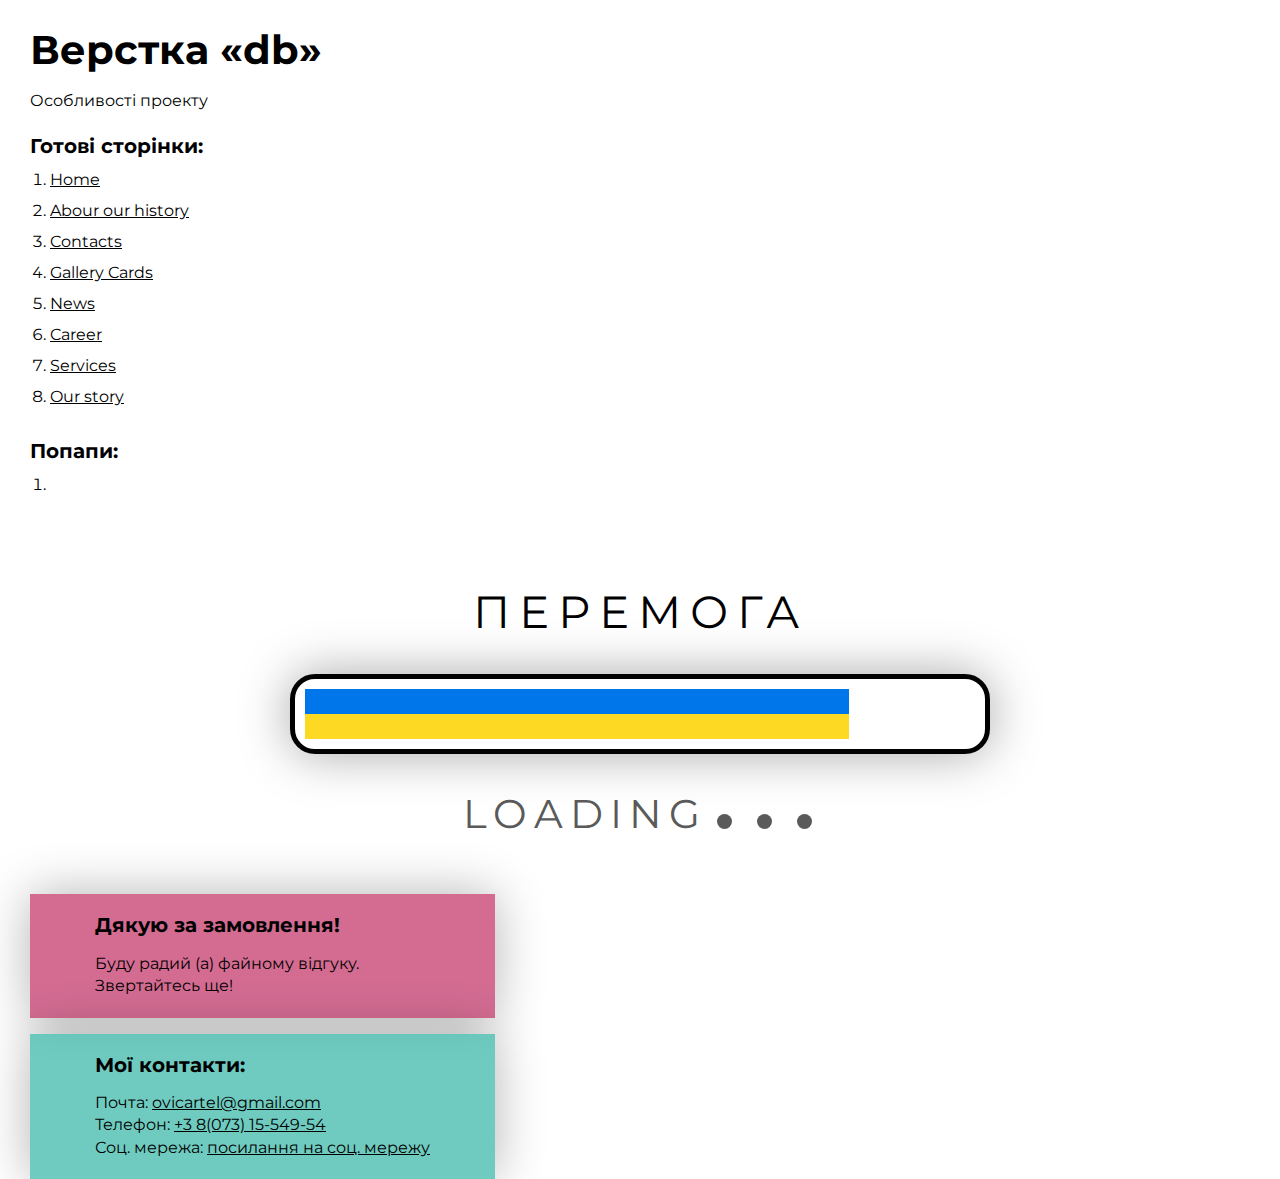
<file: index.html>
<!-- <!DOCTYPE html>
<html>
	<head>
		<meta charset="UTF-8" />
		<meta name="viewport" content="width=device-width, initial-scale=1.0" />
		<title>Верстка «db»</title>
	</head>
	<body>
		<div class="rootpage">
			<h1>Верстка «db»</h1>
			<div class="rootpage__info">Особенности проекта</div>
			<h2>Готовые страницы:</h2>
			<ol class="rootpage__list">
				<li><a target="_blank" href="home.html">Главная</a></li>
				<li><a target="_blank" href="about.html">Abour our history</a></li>
				<li><a target="_blank" href="feedback.html">Contacts</a></li>
				<li><a target="_blank" href="gallery-cards.html">Gallery Cards</a></li>
				<li><a target="_blank" href="news.html">News</a></li>
				<li><a target="_blank" href="career.html">Career</a></li>
				<li><a target="_blank" href="services.html">Services</a></li>
				<li><a target="_blank" href="story.html">Our story</a></li>
				<li><a target="_blank" href="common.html">Common</a></li>
				<li><a target="_blank" href="icons.html">Icons</a></li>
			</ol>
			<h2>Попапы:</h2>
			<ol class="rootpage__list">
				<li><a target="_blank" href="home.html#"></a></li>
			</ol>
			<div class="rootpage__tnx">
				<h2>Спасибо за заказ!</h2>
				<p>Буду рад (а) хорошему отзыву.</p>
				<p>Обращайтесь еще!</p>
			</div>
			<div class="rootpage__contacts">
				<h2>Мои контакты:</h2>
				<p>Почта: <a href="mailto:email@gmail.com">email@gmail.com</a></p>
				<p>Телефон: <a href="tel:8800800800">8 800 800 800</a></p>
				<p>Соц. сеть: <a href="">ссылка на соц. сеть</a></p>
			</div>
		</div>
	</body>
	<style>
    @charset "UTF-8";
    @import url("https://fonts.googleapis.com/css?family=Montserrat:regular,700&display=swap");
    *,
    *::before,
    *::after {
      padding: 0px;
      margin: 0px;
      border: 0px;
      box-sizing: border-box;
    }
    html,
    body {
      height: 100%;
      margin: 0;
      padding: 0;
      min-width: 320px;
      width: 100%;
      color: #fff;
      background-color: #5e5373;
    }
    body {
      font-family: Montserrat;
      font-size: 100%;
      line-height: 1;
      font-size: 1rem;
    }
    a {
      text-decoration: underline;
      color: #ebe691;
    }
    a:visited {
      text-decoration: underline;
      color: #aaa768;
    }
    a:hover {
      text-decoration: none;
    }
    ul li {
      list-style: none;
    }
    img {
      vertical-align: top;
    }
    .wrapper {
      width: 100%;
      min-height: 100%;
      overflow: hidden;
    }
    .rootpage {
      padding: 30px;
      display: flex;
      flex-direction: column;
      align-items: flex-start;
    }
    @media (max-width: 767px) {
      .rootpage {
        padding: 30px 15px;
      }
    }
    h1 {
      color: #ebe691;
      font-size: 2.5rem;
      margin: 0px 0px 1.25rem 0px;
    }
    @media (max-width: 767px) {
      h1 {
        font-size: 1.85rem;
        margin: 0px 0px 1.25rem 0px;
      }
    }
    h2 {
      color: #ebe691;
      font-size: 1.25rem;
      margin: 0px 0px 1rem 0px;
    }
    @media (max-width: 767px) {
      h2 {
        font-size: 1.125rem;
        margin: 0px 0px 1rem 0px;
      }
    }
    .rootpage__info {
      line-height: 140%;
      margin: 0px 0px 1.5rem 0px;
    }

    .rootpage__list {
      margin: 0px 0px 2.25rem 1.25rem;
    }
    .rootpage__list li:not(:last-child) {
      margin: 0px 0px 15px 0px;
    }
    .rootpage__contacts,
    .rootpage__tnx {
      border-radius: 200px;
      padding: 20px 65px;
      line-height: 140%;
    }
    @media (max-width: 767px) {
      .rootpage__contacts,
      .rootpage__tnx {
        border-radius: 40px;
        padding: 20px;
      }
    }
    .rootpage__contacts {
      background: #32b5a4;
    }
    .rootpage__contacts a {
      color: #ebe691;
    }
    .rootpage__tnx {
      background: #c22d63;
      margin: 0px 0px 1rem 0px;
    }
  </style>
</html> -->
<!-- ============================== -->
<!DOCTYPE html>
<html>

<head>
	<meta charset="UTF-8">
	<meta name="viewport" content="width=device-width, initial-scale=1.0">
	<title>Верстка «db»</title>
</head>

<body>
	<div class="rootpage">
		<div class="rootpage__wrapper">
			<h1>Верстка «db»</h1>
			<div class="rootpage__info">
				Особливості проекту
			</div>
			<h2>Готові сторінки:</h2>
			<ol class="rootpage__list">
				<li><a target="_blank" href="home.html">Home</a></li>
				<li><a target="_blank" href="about.html">Abour our history</a></li>
				<li><a target="_blank" href="feedback.html">Contacts</a></li>
				<li><a target="_blank" href="gallery-cards.html">Gallery Cards</a></li>
				<li><a target="_blank" href="news.html">News</a></li>
				<li><a target="_blank" href="career.html">Career</a></li>
				<li><a target="_blank" href="services.html">Services</a></li>
				<li><a target="_blank" href="story.html">Our story</a></li>
				<!-- <li><a target="_blank" href="common.html">Common</a></li>
				<li><a target="_blank" href="icons.html">Icons</a></li> -->
			</ol>
			<h2>Попапи:</h2>
			<ol class="rootpage__list">
				<li><a target="_blank" href="home.html#"></a></li>
			</ol>
		</div>
		<div class="rootpage__victory victory">
			<div class="victory__wrapper">
				<div class="victory__title">перемога</div>
				<div class="victory__loading"><span class="victory__blue"></span><span class="victory__yellow"></span></div>
				<div class="victory__subtitle">
					<span>loading</span>
					<div class="container">
						<div class="dot1"></div>
						<div class="dot2"></div>
						<div class="dot3"></div>
					</div>
				</div>
			</div>
		</div>
		<div class="rootpage__wrapper rootpage__wrapper_footer">
			<div class="rootpage__tnx">
				<h2>Дякую за замовлення!</h2>
				<p>Буду радий (а) файному відгуку.</p>
				<p>Звертайтесь ще!</p>
			</div>
			<div class="rootpage__contacts">
				<h2>Мої контакти:</h2>
				<p>Почта: <a href="mailto:ovicartel@gmail.com">ovicartel@gmail.com</a></p>
				<p>Телефон: <a href="tel:+380731554954">+3 8(073) 15-549-54</a></p>
				<p>Соц. мережа: <a href="">посилання на соц. мережу</a></p>
			</div>
		</div>
	</div>

</body>
<style>
	@charset "UTF-8";
	@import url("https://fonts.googleapis.com/css?family=Montserrat:regular,700&display=swap");

	*,
	*::before,
	*::after {
		padding: 0px;
		margin: 0px;
		border: 0px;
		box-sizing: border-box;
	}

	html,
	body {
		height: 100%;
		margin: 0;
		padding: 0;
		min-width: 320px;
		width: 100%;
		color: #000;
		background-color: #fff;
	}

	body {
		font-family: Montserrat;
		font-size: 100%;
		line-height: 1;
		font-size: 1rem;
		position: relative;
	}

	a {
		text-decoration: underline;
		color: #000;
	}

	a:visited {
		text-decoration: underline;
		color: #000;
	}

	a:hover {
		text-decoration: none;
	}

	ul li {
		list-style: none;
	}

	img {
		vertical-align: top;
	}

	.wrapper {
		width: 100%;
		min-height: 100%;
		overflow: hidden;
	}

	.rootpage {
		padding: 30px;
		display: flex;
		flex-direction: column;
		justify-content: space-between;
		gap: 60px;
		height: 100vh;
	}

	h1 {
		color: #000;
		font-size: 2.5rem;
		margin: 0px 0px 1.25rem 0px;
	}

	h2 {
		color: #000;
		font-size: 1.25rem;
		margin: 0px 0px 1rem 0px;
	}

	.rootpage__info {
		line-height: 140%;
		margin: 0px 0px 1.5rem 0px;
	}

	.rootpage__list {
		margin: 0px 0px 2.25rem 1.25rem;
	}

	.rootpage__list li:not(:last-child) {
		margin: 0px 0px 15px 0px;
	}

	.rootpage__wrapper {
		flex: 1 1 100%;
	}

	.rootpage__wrapper_footer {
		align-self: flex-start;
		display: flex;
		flex-direction: column;
		justify-content: flex-end;

	}

	.rootpage__contacts,
	.rootpage__tnx {
		padding: 20px 65px;
		line-height: 140%;
		box-shadow: 0px 0px 50px rgba(0, 0, 0, 0.3);
	}

	.rootpage__contacts {
		background: rgba(50, 181, 164, 0.7);
	}

	.rootpage__tnx {
		background: rgba(194, 45, 100, 0.7);
		margin: 0px 0px 1rem 0px;
	}

	.victory {}

	.victory__wrapper {
		display: flex;
		flex-direction: column;
		gap: 40px;
		justify-content: center;
		align-items: center;
	}

	.victory__title {
		font-size: 45px;
		text-transform: uppercase;
		letter-spacing: 9px;
	}

	.victory__loading {
		width: 100%;
		display: flex;
		flex-direction: column;
		justify-content: center;
		max-width: 700px;
		height: 80px;
		border: 5px solid #000;
		border-radius: 25px;
		padding-left: 10px;
		box-shadow: 0px 0px 50px rgba(0, 0, 0, 0.35);
	}

	.victory__blue {
		height: 25px;
		width: 80%;
		background-color: #0076eb;
	}

	.victory__yellow {
		height: 25px;
		width: 80%;
		background-color: #fdd923;
	}

	.victory__subtitle {
		color: #5A5A5A;
		font-size: 40px;
		text-transform: uppercase;
		letter-spacing: 7px;
		display: flex;
		gap: 10px;
	}

	.container {
		align-self: flex-end;
		width: 100px;
		display: flex;
		gap: 25px;
		margin-bottom: 5px;
	}

	.dot1 {
		background: #5A5A5A;
		height: 15px;
		width: 15px;
		border: none;
		border-radius: 50%;
		animation: func 2s linear infinite;
		animation-delay: .5s;
	}

	.dot2 {
		animation: func 2s linear infinite;
		animation-delay: 0s;
		background: #5A5A5A;
		height: 15px;
		width: 15px;
		border: none;
		border-radius: 50%;
	}

	.dot3 {
		background: #5A5A5A;
		height: 15px;
		width: 15px;
		border: none;
		border-radius: 50%;
		animation: func 2s linear infinite;
		animation-delay: 1s;
	}

	@media (max-width: 767px) {
		.rootpage {
			padding: 30px 15px;
		}

		h1 {
			font-size: 1.85rem;
			margin: 0px 0px 1.25rem 0px;
		}

		h2 {
			font-size: 1.125rem;
			margin: 0px 0px 1rem 0px;
		}

		.rootpage__contacts,
		.rootpage__tnx {
			border-radius: 40px;
			padding: 20px;
		}

		.victory__wrapper {
			gap: 20px;
		}

		.victory__title {
			font-size: 40px;
			letter-spacing: 6px;
		}

		.victory__loading {
			height: 65px;
		}

		.victory__blue {
			height: 20px;
		}

		.victory__yellow {
			height: 20px;
		}

		.victory__subtitle {
			font-size: 35px;
			letter-spacing: 4px;
		}

		.container {
			gap: 15px;
			width: 80px;
		}

		.dot1 {
			height: 12px;
			width: 12px;
		}

		.dot2 {
			height: 12px;
			width: 12px;
		}

		.dot3 {
			height: 12px;
			width: 12px;
		}
	}

	@media (max-width: 450px) {
		.victory__wrapper {
			gap: 10px;
		}

		.victory__title {
			letter-spacing: 4px;
			font-size: 30px;
		}

		.victory__loading {
			height: 55px;
		}

		.victory__blue {
			height: 15px;
		}

		.victory__yellow {
			height: 15px;
		}

		.victory__subtitle {
			letter-spacing: 2px;
			font-size: 25px;
		}

		.container {
			gap: 10px;
			width: 50px;
		}

		.dot1 {
			height: 9px;
			width: 9px;
		}

		.dot2 {
			height: 9px;
			width: 9px;
		}

		.dot3 {
			height: 9px;
			width: 9px;
		}
	}

	@keyframes func {
		0% {
			opacity: 0;
		}

		50% {
			opacity: 1
		}

		100% {
			opacity: 0;
		}
	}
</style>

</html>
</file>
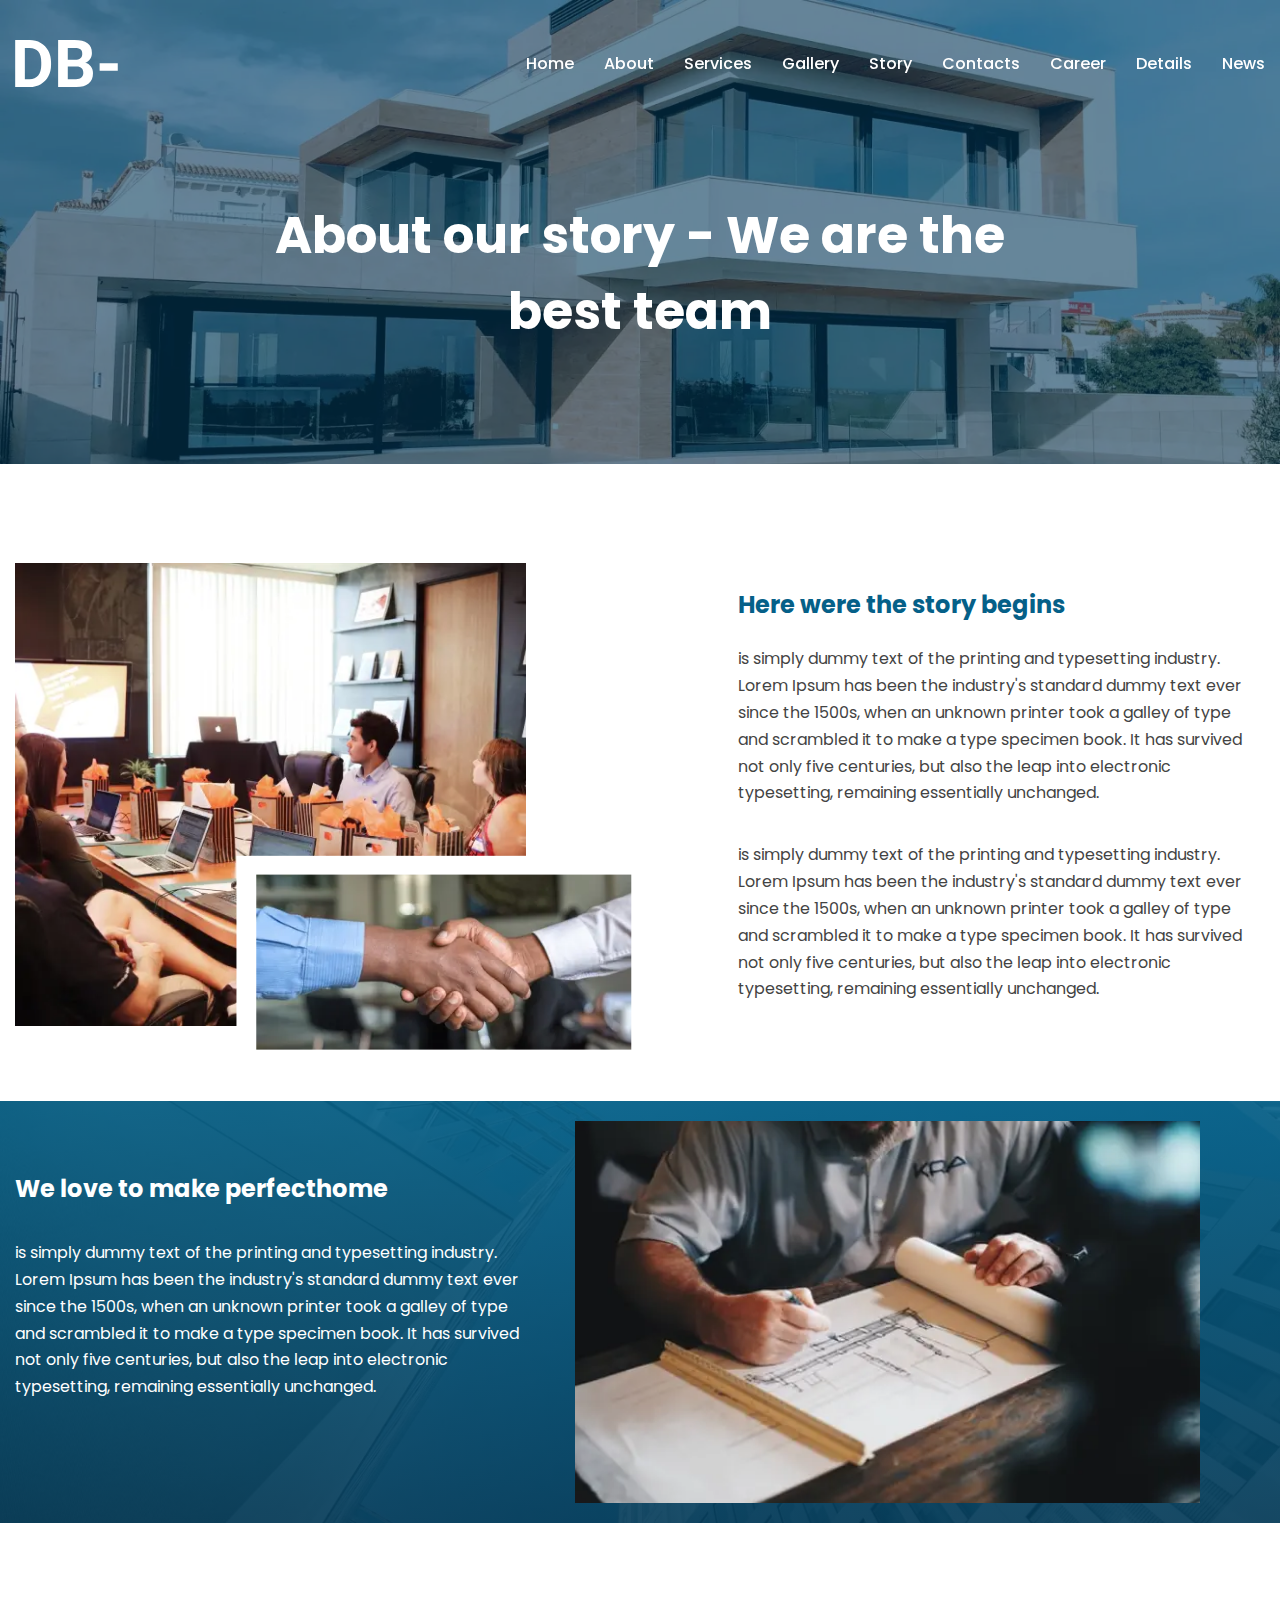
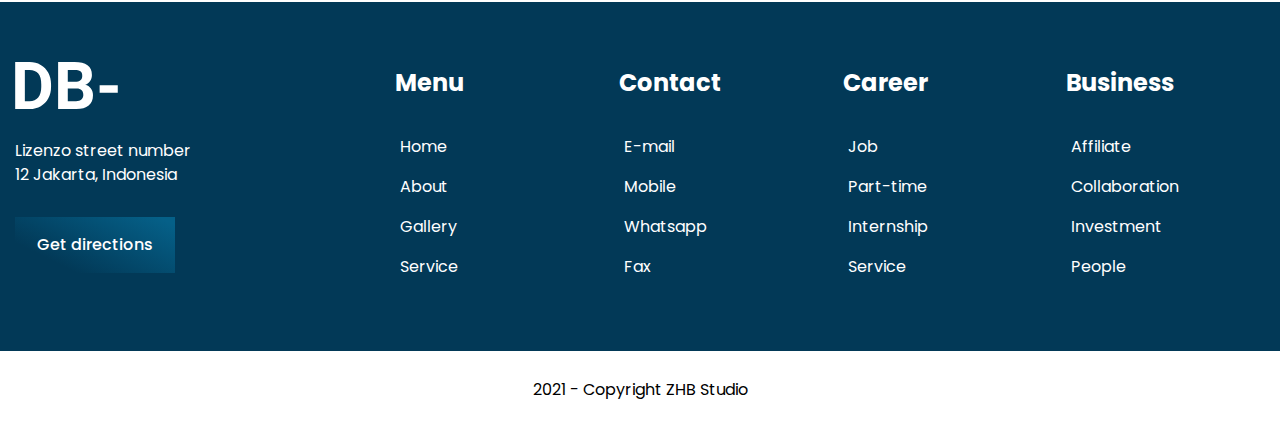
<file: about.html>
<!DOCTYPE html>
<html lang="en">

<head>
	<title>About</title>
	<meta charset="UTF-8">
	<meta name="format-detection" content="telephone=no">
	<!-- <style>body{opacity: 0;}</style> -->
	<link rel="stylesheet" href="css/style.min.css?_v=20220709160032">
	<link rel="shortcut icon" href="favicon.ico">
	<!-- <meta name="robots" content="noindex, nofollow"> -->
	<meta name="viewport" content="width=device-width, initial-scale=1.0">
</head>

<body>
	<div class="wrapper">
		<header class="header">
			<div class="header__container">
				<a href="" class="header__logo">
					<img src="img/logo-db.svg" alt="Logo" />
				</a>
				<div class="header__menu menu">
					<button type="button" class="menu__icon icon-menu"><span></span></button>
					<nav class="menu__body">
						<ul class="menu__list">
							<li class="menu__item"><a href="home.html" class="menu__link undefined">Home</a></li>
							<li class="menu__item"><a href="about.html" class="menu__link undefined">About</a></li>
							<li class="menu__item"><a href="services.html" class="menu__link undefined">Services</a></li>
							<li class="menu__item"><a href="gallery.html" class="menu__link undefined">Gallery</a></li>
							<li class="menu__item"><a href="story.html" class="menu__link undefined">Story</a></li>
							<li class="menu__item"><a href="feedback.html" class="menu__link undefined">Contacts</a></li>
							<li class="menu__item"><a href="career.html" class="menu__link undefined">Career</a></li>
							<li class="menu__item"><a href="process-details.html" class="menu__link undefined">Details</a></li>
							<li class="menu__item"><a href="news.html" class="menu__link undefined">News</a></li>
						</ul>
					</nav>
				</div>
			</div>
		</header>

		<main class="page">
			<section class="page__hero hero">
				<div class="hero__container">
					<h1 class="hero__title title-h1">About our story - We are the best team</h1>
				</div>
			</section>
			<section class="page__story story">
				<div class="story__container">
					<div class="story__wrapper">
						<div class="story__item story__item_img">
							<div class="story__main-ibg">
								<picture><source srcset="img/about/main-photo.webp" type="image/webp"><img src="img/about/main-photo.jpg" alt="main"></picture>
								<div class="story__second-ibg">
									<picture><source srcset="img/about/second-photo.webp" type="image/webp"><img src="img/about/second-photo.jpg" alt="second"></picture>
								</div>
							</div>
						</div>
						<div class="story__item story__item_content">
							<h2 class="story__subtitle title-h2">Here were the story begins</h2>
							<div class="story__text">
								<p>is simply dummy text of the printing and typesetting industry. Lorem Ipsum has been the industry's standard dummy text ever since the 1500s, when an unknown printer took a galley of type and scrambled it to make a type specimen book. It has survived not only five centuries, but also the leap into electronic typesetting, remaining essentially unchanged.</p>
								<p>is simply dummy text of the printing and typesetting industry. Lorem Ipsum has been the industry's standard dummy text ever since the 1500s, when an unknown printer took a galley of type and scrambled it to make a type specimen book. It has survived not only five centuries, but also the leap into electronic typesetting, remaining essentially unchanged.</p>
							</div>
						</div>
					</div>
				</div>
			</section>
			<section class="page__perfect perfect">
				<div class="perfect__container">
					<div class="perfect__wrapper">
						<div class="perfect__item perfect__item_content">
							<h2 class="perfect__subtitle title-h2">We love to make perfect<span>home</span></h2>
							<p class="perfect__text">is simply dummy text of the printing and typesetting industry. Lorem Ipsum has been the industry's standard dummy text ever since the 1500s, when an unknown printer took a galley of type and scrambled it to make a type specimen book. It has survived not only five centuries, but also the leap into electronic typesetting, remaining essentially unchanged.</p>
						</div>
						<div class="perfect__item perfect__item_img">
							<div class="perfect__img-ibg"><picture><source srcset="img/about/perfect/second-photo.webp" type="image/webp"><img src="img/about/perfect/second-photo.jpg" alt="one photo"></picture></div>
						</div>
					</div>
				</div>
			</section>
			<div class="page__divider divider"></div>
		</main>
		<footer class="footer">
			<div class="footer__container">
				<div class="footer__main">
					<div class="footer__wrapper">
						<a href="" class="footer__logo">
							<img src="img/logo-db.svg" alt="Logo" />
						</a>
						<div class="footer__descr">Lizenzo street number 12 Jakarta, Indonesia</div>
						<a href="#/" class="footer__button button">Get directions</a>
					</div>
					<div class="footer__nav nav-footer">
						<div data-spollers="529.98" class="nav-footer__spollers spollers">
							<div class="footer-spoiler-item spollers__item">
								<button type="button" data-spoller class="spollers__tittle">Menu</button>
								<div class="footer-spoller-item__body spollers__body">
									<nav class="menu-footer">
										<ul class="menu-footer__list">
											<li class="menu-footer__item">
												<a href="" class="menu-footer__link">Home</a>
											</li>
											<li class="menu-footer__item">
												<a href="" class="menu-footer__link">About</a>
											</li>
											<li class="menu-footer__item">
												<a href="" class="menu-footer__link">Gallery</a>
											</li>
											<li class="menu-footer__item">
												<a href="" class="menu-footer__link">Service</a>
											</li>
										</ul>
									</nav>
								</div>
							</div>
							<div class="footer-spoiler-item spollers__item">
								<button type="button" data-spoller class="spollers__tittle">Contact</button>
								<div class="footer-spoller-item__body spollers__body">
									<nav class="menu-footer">
										<ul class="menu-footer__list">
											<li class="menu-footer__item">
												<a href="" class="menu-footer__link">E-mail</a>
											</li>
											<li class="menu-footer__item">
												<a href="" class="menu-footer__link">Mobile</a>
											</li>
											<li class="menu-footer__item">
												<a href="" class="menu-footer__link">Whatsapp</a>
											</li>
											<li class="menu-footer__item">
												<a href="" class="menu-footer__link">Fax</a>
											</li>
										</ul>
									</nav>
								</div>
							</div>
							<div class="footer-spoiler-item spollers__item">
								<button type="button" data-spoller class="spollers__tittle">Career</button>
								<div class="footer-spoller-item__body spollers__body">
									<nav class="menu-footer">
										<ul class="menu-footer__list">
											<li class="menu-footer__item">
												<a href="" class="menu-footer__link">Job</a>
											</li>
											<li class="menu-footer__item">
												<a href="" class="menu-footer__link">Part-time</a>
											</li>
											<li class="menu-footer__item">
												<a href="" class="menu-footer__link">Internship</a>
											</li>
											<li class="menu-footer__item">
												<a href="" class="menu-footer__link">Service</a>
											</li>
										</ul>
									</nav>
								</div>
							</div>
							<div class="footer-spoiler-item spollers__item">
								<button type="button" data-spoller class="spollers__tittle">Business</button>
								<div class="footer-spoller-item__body spollers__body">
									<nav class="menu-footer">
										<ul class="menu-footer__list">
											<li class="menu-footer__item">
												<a href="" class="menu-footer__link">Affiliate</a>
											</li>
											<li class="menu-footer__item">
												<a href="" class="menu-footer__link">Collaboration</a>
											</li>
											<li class="menu-footer__item">
												<a href="" class="menu-footer__link">Investment</a>
											</li>
											<li class="menu-footer__item">
												<a href="" class="menu-footer__link">People</a>
											</li>
										</ul>
									</nav>
								</div>
							</div>
						</div>
					</div>
				</div>
			</div>
			<div class="footer__bottom">
				<div class="footer__container">
					<p class="footer__copyright">2021 - Copyright ZHB Studio</p>
				</div>
			</div>
		</footer>

	</div>
	<!-- 
<div id="popup" aria-hidden="true" class="popup">
	<div class="popup__wrapper">
		<div class="popup__content">
			<button data-close type="button" class="popup__close">Закрыть</button>
			<div class="popup__text">
			</div>
		</div>
	</div>
</div>
 -->
	<script src="js/app.min.js?_v=20220709160032"></script>
</body>

</html>
</file>
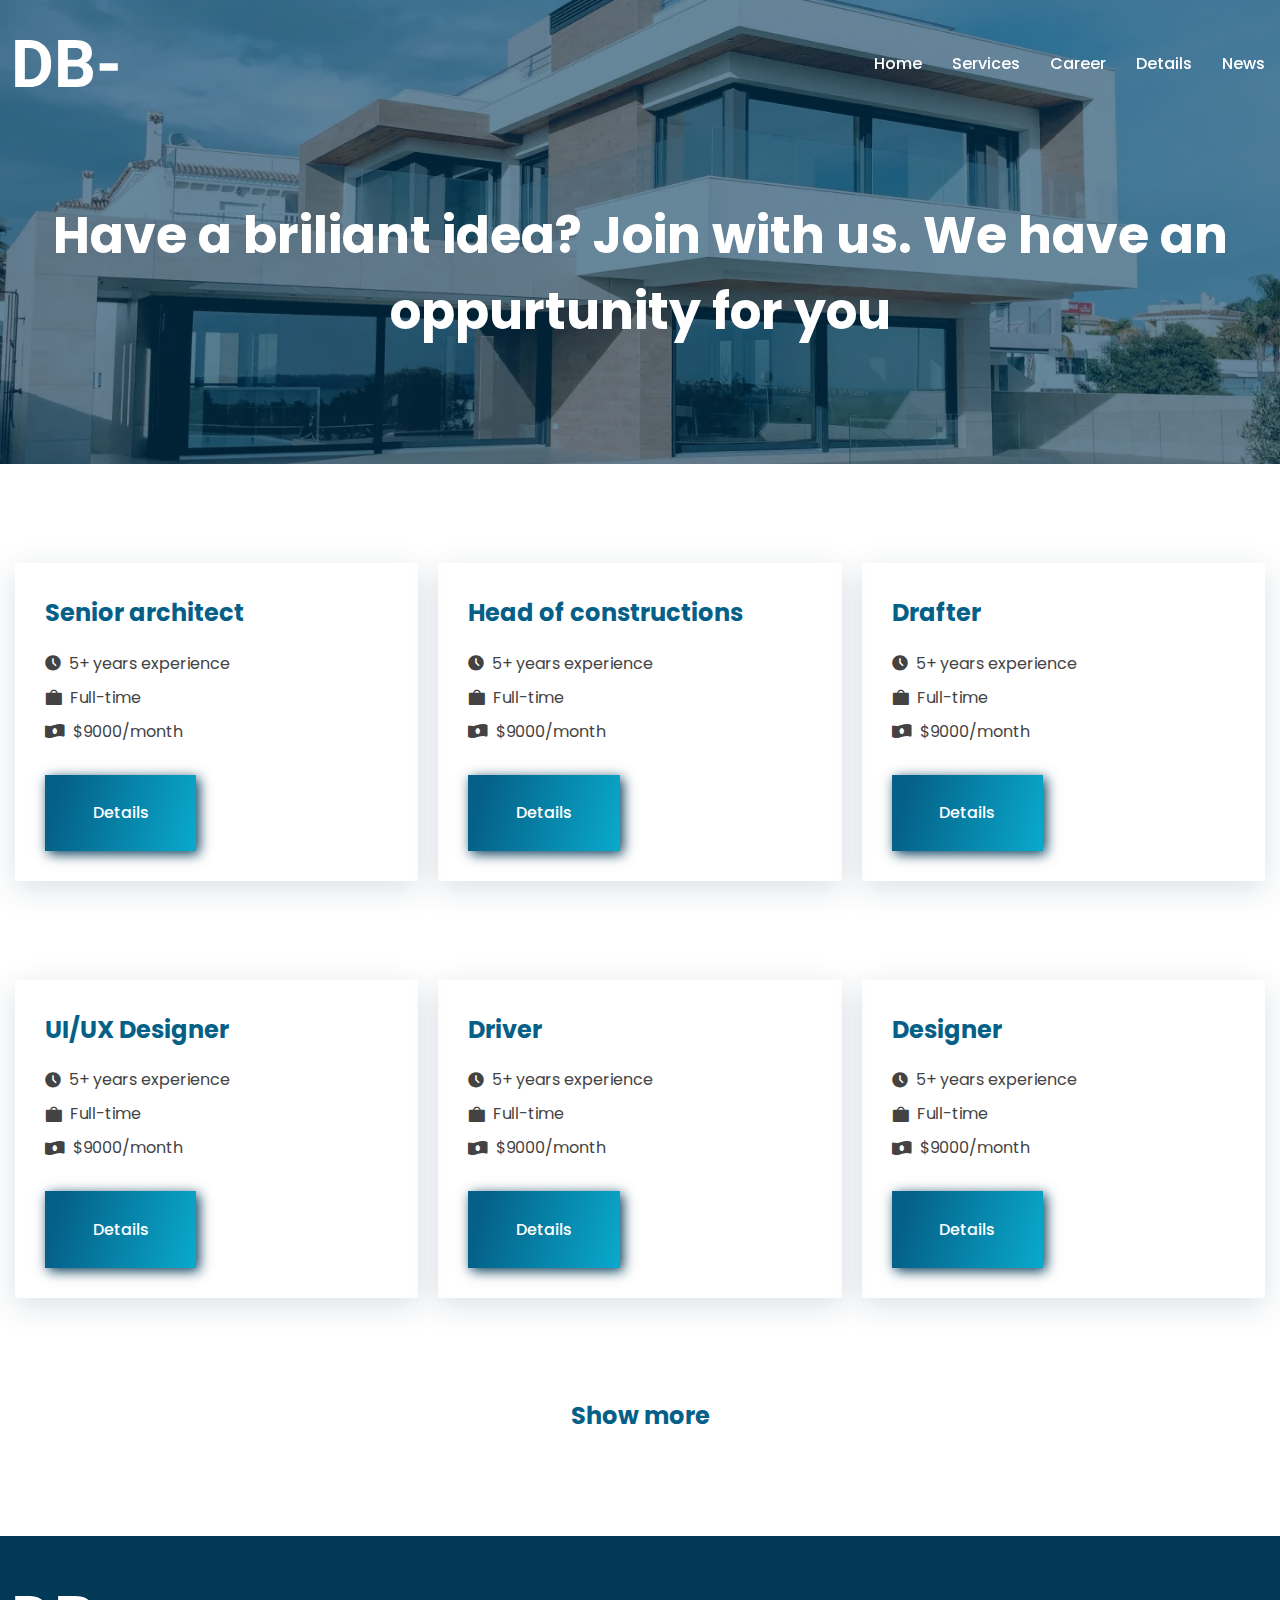
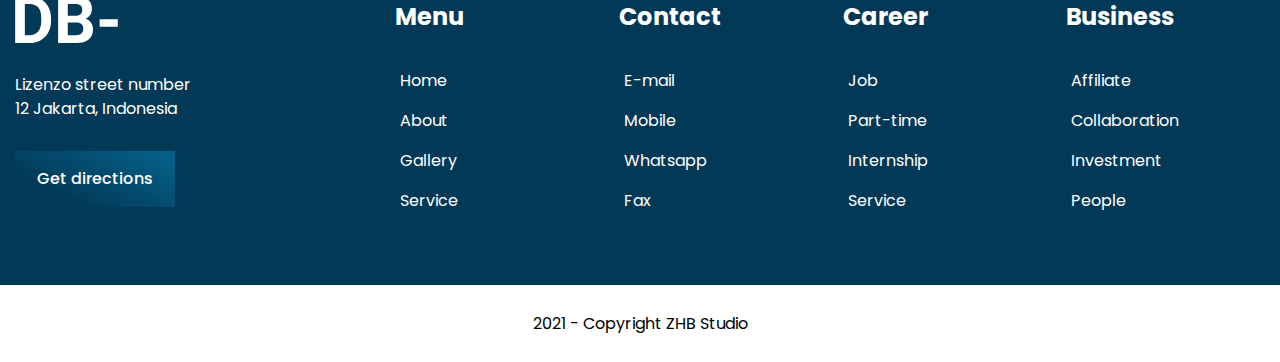
<file: career.html>
<!DOCTYPE html>
<html lang="en">

<head>
	<title>Career</title>
	<meta charset="UTF-8">
	<meta name="format-detection" content="telephone=no">
	<!-- <style>body{opacity: 0;}</style> -->
	<link rel="stylesheet" href="css/style.min.css?_v=20220709160032">
	<link rel="shortcut icon" href="favicon.ico">
	<!-- <meta name="robots" content="noindex, nofollow"> -->
	<meta name="viewport" content="width=device-width, initial-scale=1.0">
</head>

<body>
	<div class="wrapper">
		<header class="header">
			<div class="header__container">
				<a href="" class="header__logo">
					<img src="img/logo-db.svg" alt="Logo" />
				</a>
				<div class="header__menu menu">
					<button type="button" class="menu__icon icon-menu"><span></span></button>
					<nav class="menu__body">
						<ul class="menu__list">
									<li class="menu__item"><a href="home.html" class="menu__link _active">Home</a></li>
							<li class="menu__item"><a href="services.html" class="menu__link ">Services</a></li>
							<li class="menu__item"><a href="career.html" class="menu__link ">Career</a></li>
							<li class="menu__item"><a href="process-details.html" class="menu__link ">Details</a></li>
							<li class="menu__item"><a href="news.html" class="menu__link ">News</a></li>
						</ul>
					</nav>
				</div>
			</div>
		</header>

		<main class="page">
			<section class="page__hero hero">
				<div class="hero__container">
					<h1 class="hero__title hero__title_feedback title-h1">Have a briliant idea? Join with us. We have an oppurtunity for you</h1>
				</div>
			</section>
			<section class="page__gallery-cards gallery-cards">
				<div class="gallery-cards__container">
					<div class="gallery-cards__items gallery-cards__items_career">
						<div class="gallery-cards__item card">
							<div class="card__descr">
								<div class="card__wrapper">
									<h2 class="card__about title-h2">Senior architect</h2>
									<ul class="card__list">
										<li class="card__item _icon-career-1">5+ years experience</li>
										<li class="card__item _icon-career-2">Full-time</li>
										<li class="card__item _icon-career-3">$9000/month</li>
									</ul>
								</div>
								<button type="button" class="card__button button button_light-shape button_shadow-dark">Details</button>
							</div>
						</div>
						<div class="gallery-cards__item card">
							<div class="card__descr">
								<div class="card__wrapper">
									<h2 class="card__about title-h2">Head of constructions</h2>
									<ul class="card__list">
										<li class="card__item _icon-career-1">5+ years experience</li>
										<li class="card__item _icon-career-2">Full-time</li>
										<li class="card__item _icon-career-3">$9000/month</li>
									</ul>
								</div>
								<button type="button" class="card__button button button_light-shape button_shadow-dark">Details</button>
							</div>
						</div>
						<div class="gallery-cards__item card">
							<div class="card__descr">
								<div class="card__wrapper">
									<h2 class="card__about title-h2">Drafter</h2>
									<ul class="card__list">
										<li class="card__item _icon-career-1">5+ years experience</li>
										<li class="card__item _icon-career-2">Full-time</li>
										<li class="card__item _icon-career-3">$9000/month</li>
									</ul>
								</div>
								<button type="button" class="card__button button button_light-shape button_shadow-dark">Details</button>
							</div>
						</div>
						<div class="gallery-cards__item card">
							<div class="card__descr">
								<div class="card__wrapper">
									<h2 class="card__about title-h2">UI/UX Designer</h2>
									<ul class="card__list">
										<li class="card__item _icon-career-1">5+ years experience</li>
										<li class="card__item _icon-career-2">Full-time</li>
										<li class="card__item _icon-career-3">$9000/month</li>
									</ul>
								</div>
								<button type="button" class="card__button button button_light-shape button_shadow-dark">Details</button>
							</div>
						</div>
						<div class="gallery-cards__item card">
							<div class="card__descr">
								<div class="card__wrapper">
									<h2 class="card__about title-h2">Driver</h2>
									<ul class="card__list">
										<li class="card__item _icon-career-1">5+ years experience</li>
										<li class="card__item _icon-career-2">Full-time</li>
										<li class="card__item _icon-career-3">$9000/month</li>
									</ul>
								</div>
								<button type="button" class="card__button button button_light-shape button_shadow-dark">Details</button>
							</div>
						</div>
						<div class="gallery-cards__item card">
							<div class="card__descr">
								<div class="card__wrapper">
									<h2 class="card__about title-h2">Designer</h2>
									<ul class="card__list">
										<li class="card__item _icon-career-1">5+ years experience</li>
										<li class="card__item _icon-career-2">Full-time</li>
										<li class="card__item _icon-career-3">$9000/month</li>
									</ul>
								</div>
								<button type="button" class="card__button button button_light-shape button_shadow-dark">Details</button>
							</div>
						</div>
					</div>
					<div data-showmore="items" data-showmore class="show-more">
						<div data-showmore-content="200" class="show-more__content">
							<div class="show-more__items show-more__items_career">
								<div class="gallery-cards__item card">
									<div class="card__descr">
										<div class="card__wrapper">
											<h2 class="card__about title-h2">Senior architect</h2>
											<ul class="card__list">
												<li class="card__item _icon-career-1">5+ years experience</li>
												<li class="card__item_icon-career-2">Full-time</li>
												<li class="card__item_icon-career-3">$9000/month</li>
											</ul>
										</div>
										<button type="button" class="card__button button button_light-shape button_shadow-dark">Details</button>
									</div>
								</div>
								<div class="gallery-cards__item card">
									<div class="card__descr">
										<div class="card__wrapper">
											<h2 class="card__about title-h2">Head of constructions</h2>
											<ul class="card__list">
												<li class="card__item _icon-career-1">5+ years experience</li>
												<li class="card__item _icon-career-2">Full-time</li>
												<li class="card__item _icon-career-3">$9000/month</li>
											</ul>
										</div>
										<button type="button" class="card__button button button_light-shape button_shadow-dark">Details</button>
									</div>
								</div>
								<div class="gallery-cards__item card">
									<div class="card__descr">
										<div class="card__wrapper">
											<h2 class="card__about title-h2">Drafter</h2>
											<ul class="card__list">
												<li class="card__item _icon-career-1">5+ years experience</li>
												<li class="card__item _icon-career-2">Full-time</li>
												<li class="card__item _icon-career-3">$9000/month</li>
											</ul>
										</div>
										<button type="button" class="card__button button button_light-shape button_shadow-dark">Details</button>
									</div>
								</div>
								<div class="gallery-cards__item card">
									<div class="card__descr">
										<div class="card__wrapper">
											<h2 class="card__about title-h2">UI/UX Designer</h2>
											<ul class="card__list">
												<li class="card__item _icon-career-1">5+ years experience</li>
												<li class="card__item _icon-career-2">Full-time</li>
												<li class="card__item _icon-career-3">$9000/month</li>
											</ul>
										</div>
										<button type="button" class="card__button button button_light-shape button_shadow-dark">Details</button>
									</div>
								</div>
								<div class="gallery-cards__item card">
									<div class="card__descr">
										<div class="card__wrapper">
											<h2 class="card__about title-h2">Driver</h2>
											<ul class="card__list">
												<li class="card__item _icon-career-1">5+ years experience</li>
												<li class="card__item _icon-career-2">Full-time</li>
												<li class="card__item _icon-career-3">$9000/month</li>
											</ul>
										</div>
										<button type="button" class="card__button button button_light-shape button_shadow-dark">Details</button>
									</div>
								</div>
								<div class="gallery-cards__item card">
									<div class="card__descr">
										<div class="card__wrapper">
											<h2 class="card__about title-h2">Designer</h2>
											<ul class="card__list">
												<li class="card__item _icon-career-1">5+ years experience</li>
												<li class="card__item _icon-career-2">Full-time</li>
												<li class="card__item _icon-career-3">$9000/month</li>
											</ul>
										</div>
										<button type="button" class="card__button button button_light-shape button_shadow-dark">Details</button>
									</div>
								</div>
							</div>
						</div>
						<button hidden data-showmore-button type="button" class="show-more__more">
							<span class="show-more__button title-h2">Show more</span>
							<span class="show-more__button show-more__button_less title-h2">Show less</span>
						</button>
					</div>
				</div>
			</section>
		</main>
		<footer class="footer">
			<div class="footer__container">
				<div class="footer__main">
					<div class="footer__wrapper">
						<a href="" class="footer__logo">
							<img src="img/logo-db.svg" alt="Logo" />
						</a>
						<div class="footer__descr">Lizenzo street number 12 Jakarta, Indonesia</div>
						<a href="#/" class="footer__button button">Get directions</a>
					</div>
					<div class="footer__nav nav-footer">
						<div data-spollers="529.98" class="nav-footer__spollers spollers">
							<div class="footer-spoiler-item spollers__item">
								<button type="button" data-spoller class="spollers__tittle">Menu</button>
								<div class="footer-spoller-item__body spollers__body">
									<nav class="menu-footer">
										<ul class="menu-footer__list">
											<li class="menu-footer__item">
												<a href="" class="menu-footer__link">Home</a>
											</li>
											<li class="menu-footer__item">
												<a href="" class="menu-footer__link">About</a>
											</li>
											<li class="menu-footer__item">
												<a href="" class="menu-footer__link">Gallery</a>
											</li>
											<li class="menu-footer__item">
												<a href="" class="menu-footer__link">Service</a>
											</li>
										</ul>
									</nav>
								</div>
							</div>
							<div class="footer-spoiler-item spollers__item">
								<button type="button" data-spoller class="spollers__tittle">Contact</button>
								<div class="footer-spoller-item__body spollers__body">
									<nav class="menu-footer">
										<ul class="menu-footer__list">
											<li class="menu-footer__item">
												<a href="" class="menu-footer__link">E-mail</a>
											</li>
											<li class="menu-footer__item">
												<a href="" class="menu-footer__link">Mobile</a>
											</li>
											<li class="menu-footer__item">
												<a href="" class="menu-footer__link">Whatsapp</a>
											</li>
											<li class="menu-footer__item">
												<a href="" class="menu-footer__link">Fax</a>
											</li>
										</ul>
									</nav>
								</div>
							</div>
							<div class="footer-spoiler-item spollers__item">
								<button type="button" data-spoller class="spollers__tittle">Career</button>
								<div class="footer-spoller-item__body spollers__body">
									<nav class="menu-footer">
										<ul class="menu-footer__list">
											<li class="menu-footer__item">
												<a href="" class="menu-footer__link">Job</a>
											</li>
											<li class="menu-footer__item">
												<a href="" class="menu-footer__link">Part-time</a>
											</li>
											<li class="menu-footer__item">
												<a href="" class="menu-footer__link">Internship</a>
											</li>
											<li class="menu-footer__item">
												<a href="" class="menu-footer__link">Service</a>
											</li>
										</ul>
									</nav>
								</div>
							</div>
							<div class="footer-spoiler-item spollers__item">
								<button type="button" data-spoller class="spollers__tittle">Business</button>
								<div class="footer-spoller-item__body spollers__body">
									<nav class="menu-footer">
										<ul class="menu-footer__list">
											<li class="menu-footer__item">
												<a href="" class="menu-footer__link">Affiliate</a>
											</li>
											<li class="menu-footer__item">
												<a href="" class="menu-footer__link">Collaboration</a>
											</li>
											<li class="menu-footer__item">
												<a href="" class="menu-footer__link">Investment</a>
											</li>
											<li class="menu-footer__item">
												<a href="" class="menu-footer__link">People</a>
											</li>
										</ul>
									</nav>
								</div>
							</div>
						</div>
					</div>
				</div>
			</div>
			<div class="footer__bottom">
				<div class="footer__container">
					<p class="footer__copyright">2021 - Copyright ZHB Studio</p>
				</div>
			</div>
		</footer>

	</div>
	<!-- 
<div id="popup" aria-hidden="true" class="popup">
	<div class="popup__wrapper">
		<div class="popup__content">
			<button data-close type="button" class="popup__close">Закрыть</button>
			<div class="popup__text">
			</div>
		</div>
	</div>
</div>
 -->
	<script src="js/app.min.js?_v=20220709160032"></script>
</body>

</html>
</file>
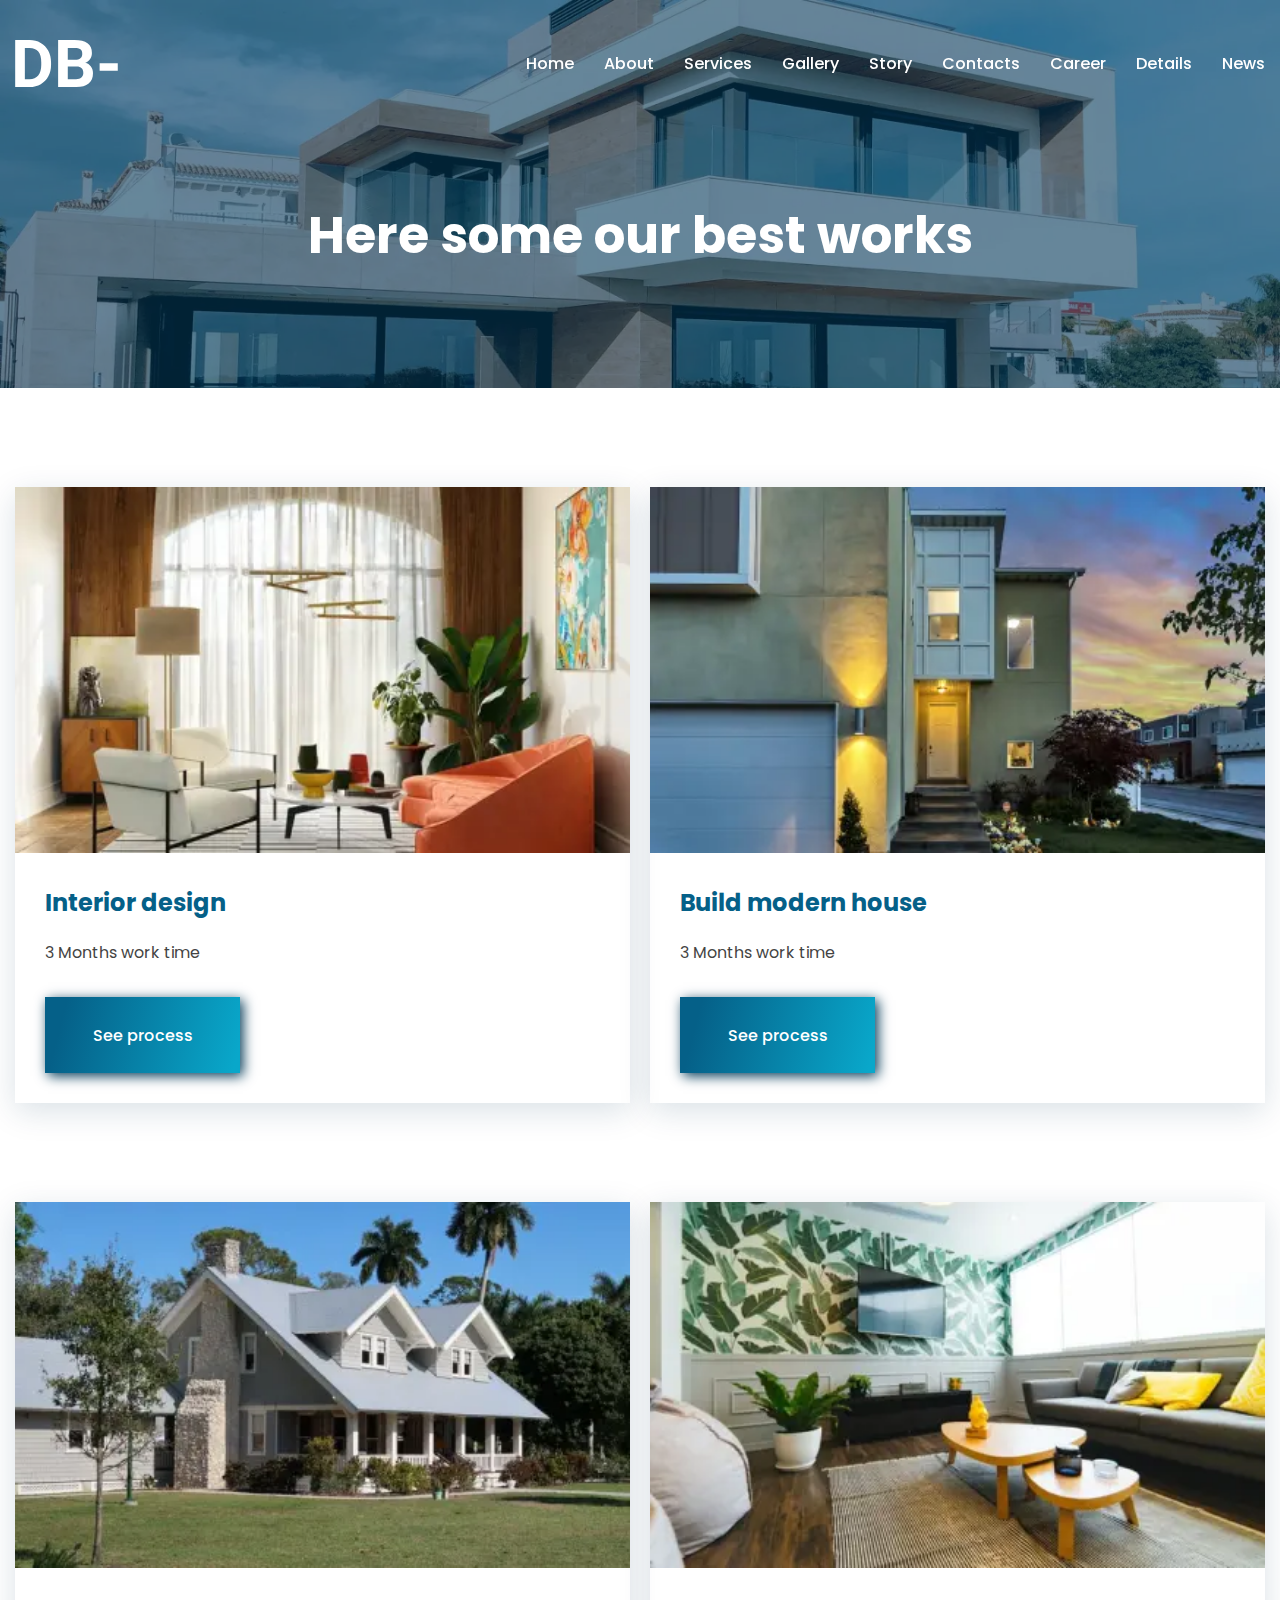
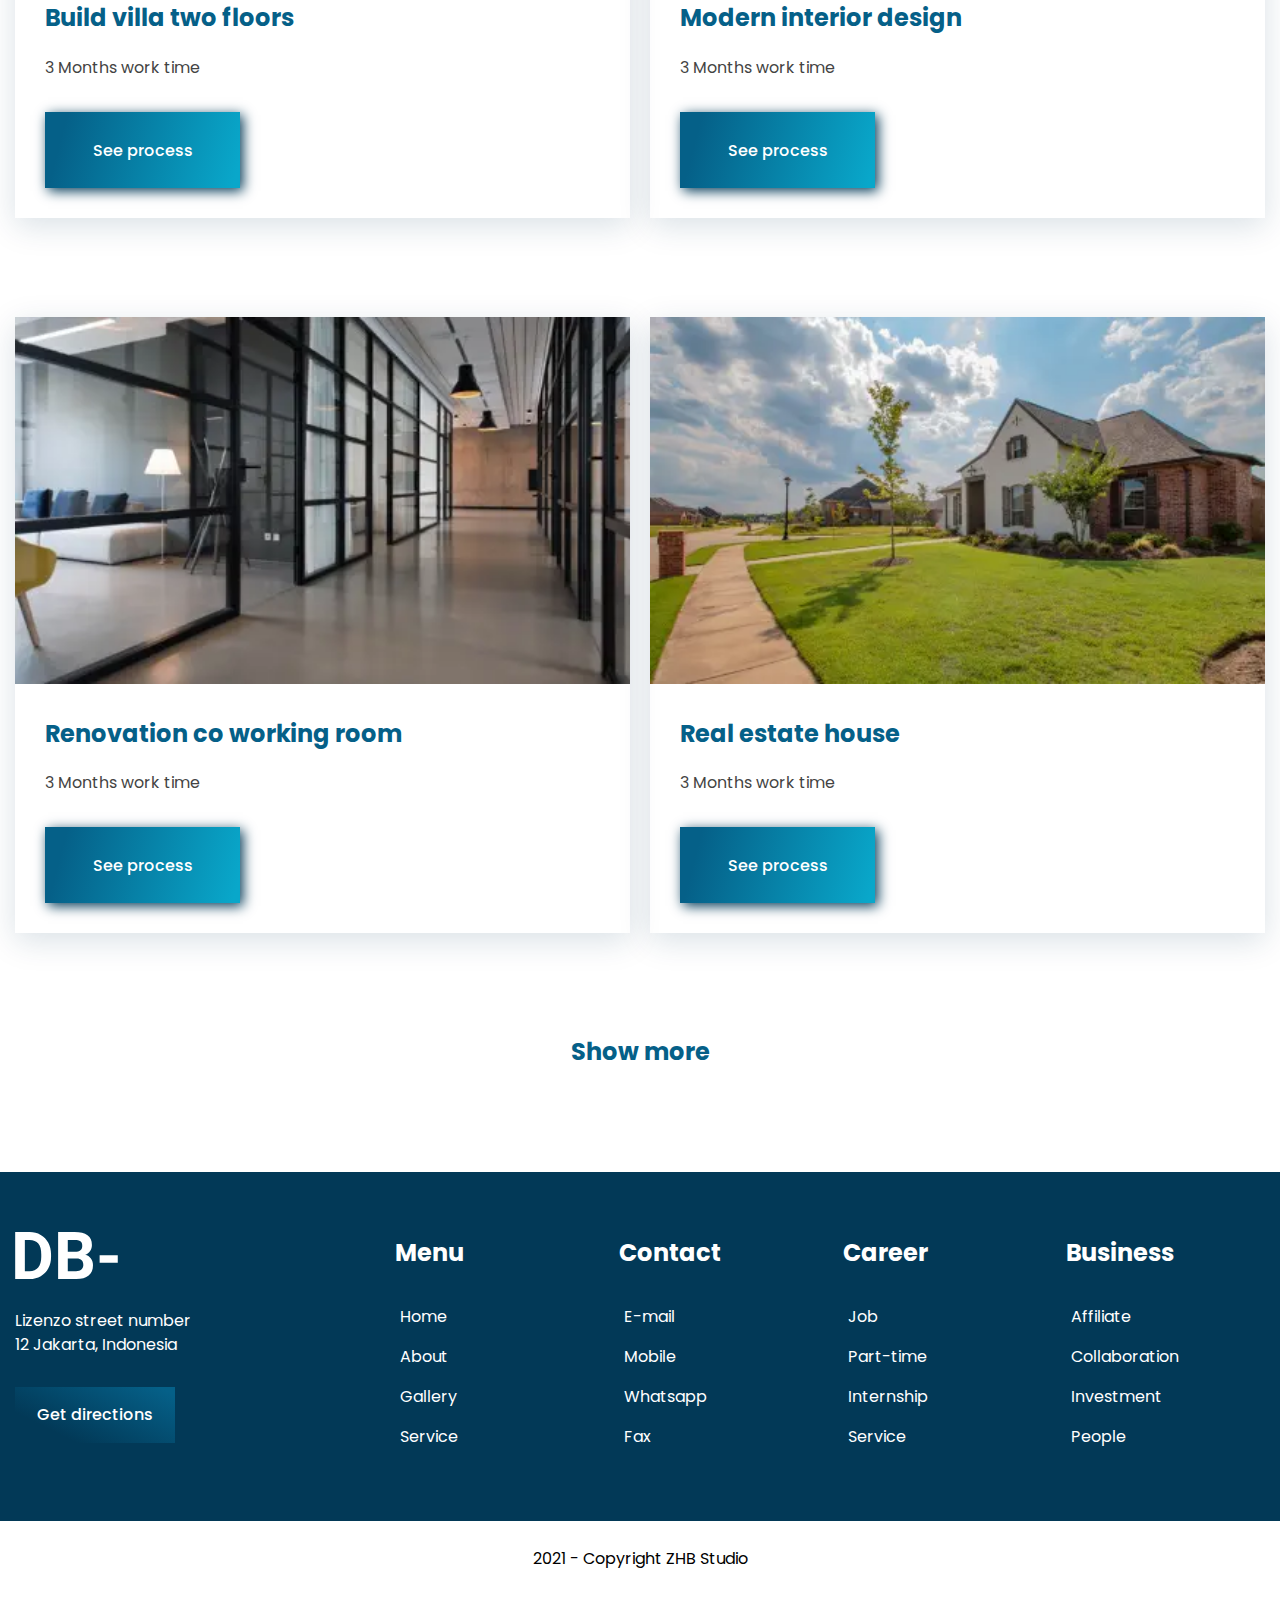
<file: gallery.html>
<!DOCTYPE html>
<html lang="en">

<head>
	<title>Gallery</title>
	<meta charset="UTF-8">
	<meta name="format-detection" content="telephone=no">
	<!-- <style>body{opacity: 0;}</style> -->
	<link rel="stylesheet" href="css/style.min.css?_v=20220709160032">
	<link rel="shortcut icon" href="favicon.ico">
	<!-- <meta name="robots" content="noindex, nofollow"> -->
	<meta name="viewport" content="width=device-width, initial-scale=1.0">
</head>

<body>
	<div class="wrapper">
		<header class="header">
			<div class="header__container">
				<a href="" class="header__logo">
					<img src="img/logo-db.svg" alt="Logo" />
				</a>
				<div class="header__menu menu">
					<button type="button" class="menu__icon icon-menu"><span></span></button>
					<nav class="menu__body">
						<ul class="menu__list">
							<li class="menu__item"><a href="home.html" class="menu__link undefined">Home</a></li>
							<li class="menu__item"><a href="about.html" class="menu__link undefined">About</a></li>
							<li class="menu__item"><a href="services.html" class="menu__link undefined">Services</a></li>
							<li class="menu__item"><a href="gallery.html" class="menu__link undefined">Gallery</a></li>
							<li class="menu__item"><a href="story.html" class="menu__link undefined">Story</a></li>
							<li class="menu__item"><a href="feedback.html" class="menu__link undefined">Contacts</a></li>
							<li class="menu__item"><a href="career.html" class="menu__link undefined">Career</a></li>
							<li class="menu__item"><a href="process-details.html" class="menu__link undefined">Details</a></li>
							<li class="menu__item"><a href="news.html" class="menu__link undefined">News</a></li>
						</ul>
					</nav>
				</div>
			</div>
		</header>

		<main class="page">
			<section class="page__hero hero">
				<div class="hero__container">
					<h1 class="hero__title hero__title_feedback title-h1">Here some our best works</h1>
				</div>
			</section>
			<section class="page__gallery-cards gallery-cards">
				<div class="gallery-cards__container">
					<div class="gallery-cards__items">
						<div class="gallery-cards__item card">
							<div class="card__image-ibg">
								<picture><source srcset="img/gallery-cards/01.webp" type="image/webp"><img class="card__photo" src="img/gallery-cards/01.jpg" alt="mansions"></picture>
							</div>
							<div class="card__descr">
								<div class="card__wrapper">
									<h2 class="card__about title-h2">Interior design</h2>
									<p class="card__text">3 Months work time</p>
								</div>
								<button type="button" class="card__button button button_light-shape button_shadow-dark">See process</button>
							</div>
						</div>
						<div class="gallery-cards__item card">
							<div class="card__image-ibg">
								<picture><source srcset="img/gallery-cards/02.webp" type="image/webp"><img class="card__photo" src="img/gallery-cards/02.jpg" alt="mansions"></picture>
							</div>
							<div class="card__descr">
								<div class="card__wrapper">
									<h2 class="card__about title-h2">Build modern house</h2>
									<p class="card__text">3 Months work time</p>
								</div>
								<button type="button" class="card__button button button_light-shape button_shadow-dark">See process</button>
							</div>
						</div>
						<div class="gallery-cards__item card">
							<div class="card__image-ibg">
								<picture><source srcset="img/gallery-cards/03.webp" type="image/webp"><img class="card__photo" src="img/gallery-cards/03.jpg" alt="mansions"></picture>
							</div>
							<div class="card__descr">
								<div class="card__wrapper">
									<h2 class="card__about title-h2">Build villa two floors</h2>
									<p class="card__text">3 Months work time</p>
								</div>
								<button type="button" class="card__button button button_light-shape button_shadow-dark">See process</button>
							</div>
						</div>
						<div class="gallery-cards__item card">
							<div class="card__image-ibg">
								<picture><source srcset="img/gallery-cards/04.webp" type="image/webp"><img class="card__photo" src="img/gallery-cards/04.jpg" alt="mansions"></picture>
							</div>
							<div class="card__descr">
								<div class="card__wrapper">
									<h2 class="card__about title-h2">Modern interior design</h2>
									<p class="card__text">3 Months work time</p>
								</div>
								<button type="button" class="card__button button button_light-shape button_shadow-dark">See process</button>
							</div>
						</div>
						<div class="gallery-cards__item card">
							<div class="card__image-ibg">
								<picture><source srcset="img/gallery-cards/05.webp" type="image/webp"><img class="card__photo" src="img/gallery-cards/05.jpg" alt="mansions"></picture>
							</div>
							<div class="card__descr">
								<div class="card__wrapper">
									<h2 class="card__about title-h2">Renovation co working room</h2>
									<p class="card__text">3 Months work time</p>
								</div>
								<button type="button" class="card__button button button_light-shape button_shadow-dark">See process</button>
							</div>
						</div>
						<div class="gallery-cards__item card">
							<div class="card__image-ibg">
								<picture><source srcset="img/gallery-cards/06.webp" type="image/webp"><img class="card__photo" src="img/gallery-cards/06.jpg" alt="mansions"></picture>
							</div>
							<div class="card__descr">
								<div class="card__wrapper">
									<h2 class="card__about title-h2">Real estate house</h2>
									<p class="card__text">3 Months work time</p>
								</div>
								<button type="button" class="card__button button button_light-shape button_shadow-dark">See process</button>
							</div>
						</div>
					</div>
					<div data-showmore="items" data-showmore class="show-more">
						<div data-showmore-content="200" class="show-more__content">
							<div class="show-more__items">
								<div class="show-more__item card">
									<div class="card__image-ibg">
										<picture><source srcset="img/gallery-cards/01.webp" type="image/webp"><img class="card__photo" src="img/gallery-cards/01.jpg" alt="mansions"></picture>
									</div>
									<div class="card__descr">
										<div class="card__wrapper">
											<h2 class="card__about title-h2">Interior design</h2>
											<p class="card__text">3 Months work time</p>
										</div>
										<button type="button" class="card__button button button_light-shape button_shadow-dark">See process</button>
									</div>
								</div>
								<div class="show-more__item card">
									<div class="card__image-ibg">
										<picture><source srcset="img/gallery-cards/02.webp" type="image/webp"><img class="card__photo" src="img/gallery-cards/02.jpg" alt="mansions"></picture>
									</div>
									<div class="card__descr">
										<div class="card__wrapper">
											<h2 class="card__about title-h2">Build modern house</h2>
											<p class="card__text">3 Months work time</p>
										</div>
										<button type="button" class="card__button button button_light-shape button_shadow-dark">See process</button>
									</div>
								</div>
								<div class="show-more__item card">
									<div class="card__image-ibg">
										<picture><source srcset="img/gallery-cards/03.webp" type="image/webp"><img class="card__photo" src="img/gallery-cards/03.jpg" alt="mansions"></picture>
									</div>
									<div class="card__descr">
										<div class="card__wrapper">
											<h2 class="card__about title-h2">Build villa two floors</h2>
											<p class="card__text">3 Months work time</p>
										</div>
										<button type="button" class="card__button button button_light-shape button_shadow-dark">See process</button>
									</div>
								</div>
								<div class="show-more__item card">
									<div class="card__image-ibg">
										<picture><source srcset="img/gallery-cards/04.webp" type="image/webp"><img class="card__photo" src="img/gallery-cards/04.jpg" alt="mansions"></picture>
									</div>
									<div class="card__descr">
										<div class="card__wrapper">
											<h2 class="card__about title-h2">Modern interior design</h2>
											<p class="card__text">3 Months work time</p>
										</div>
										<button type="button" class="card__button button button_light-shape button_shadow-dark">See process</button>
									</div>
								</div>
								<div class="show-more__item card">
									<div class="card__image-ibg">
										<picture><source srcset="img/gallery-cards/05.webp" type="image/webp"><img class="card__photo" src="img/gallery-cards/05.jpg" alt="mansions"></picture>
									</div>
									<div class="card__descr">
										<div class="card__wrapper">
											<h2 class="card__about title-h2">Renovation co working room</h2>
											<p class="card__text">3 Months work time</p>
										</div>
										<button type="button" class="card__button button button_light-shape button_shadow-dark">See process</button>
									</div>
								</div>
								<div class="show-more__item card">
									<div class="card__image-ibg">
										<picture><source srcset="img/gallery-cards/06.webp" type="image/webp"><img class="card__photo" src="img/gallery-cards/06.jpg" alt="mansions"></picture>
									</div>
									<div class="card__descr">
										<div class="card__wrapper">
											<h2 class="card__about title-h2">Real estate house</h2>
											<p class="card__text">3 Months work time</p>
										</div>
										<button type="button" class="card__button button button_light-shape button_shadow-dark">See process</button>
									</div>
								</div>
							</div>
						</div>
						<button hidden data-showmore-button type="button" class="show-more__more">
							<span class="show-more__button title-h2">Show more</span>
							<span class="show-more__button show-more__button_less title-h2">Show less</span>
						</button>
					</div>
				</div>
			</section>
		</main>
		<footer class="footer">
			<div class="footer__container">
				<div class="footer__main">
					<div class="footer__wrapper">
						<a href="" class="footer__logo">
							<img src="img/logo-db.svg" alt="Logo" />
						</a>
						<div class="footer__descr">Lizenzo street number 12 Jakarta, Indonesia</div>
						<a href="#/" class="footer__button button">Get directions</a>
					</div>
					<div class="footer__nav nav-footer">
						<div data-spollers="529.98" class="nav-footer__spollers spollers">
							<div class="footer-spoiler-item spollers__item">
								<button type="button" data-spoller class="spollers__tittle">Menu</button>
								<div class="footer-spoller-item__body spollers__body">
									<nav class="menu-footer">
										<ul class="menu-footer__list">
											<li class="menu-footer__item">
												<a href="" class="menu-footer__link">Home</a>
											</li>
											<li class="menu-footer__item">
												<a href="" class="menu-footer__link">About</a>
											</li>
											<li class="menu-footer__item">
												<a href="" class="menu-footer__link">Gallery</a>
											</li>
											<li class="menu-footer__item">
												<a href="" class="menu-footer__link">Service</a>
											</li>
										</ul>
									</nav>
								</div>
							</div>
							<div class="footer-spoiler-item spollers__item">
								<button type="button" data-spoller class="spollers__tittle">Contact</button>
								<div class="footer-spoller-item__body spollers__body">
									<nav class="menu-footer">
										<ul class="menu-footer__list">
											<li class="menu-footer__item">
												<a href="" class="menu-footer__link">E-mail</a>
											</li>
											<li class="menu-footer__item">
												<a href="" class="menu-footer__link">Mobile</a>
											</li>
											<li class="menu-footer__item">
												<a href="" class="menu-footer__link">Whatsapp</a>
											</li>
											<li class="menu-footer__item">
												<a href="" class="menu-footer__link">Fax</a>
											</li>
										</ul>
									</nav>
								</div>
							</div>
							<div class="footer-spoiler-item spollers__item">
								<button type="button" data-spoller class="spollers__tittle">Career</button>
								<div class="footer-spoller-item__body spollers__body">
									<nav class="menu-footer">
										<ul class="menu-footer__list">
											<li class="menu-footer__item">
												<a href="" class="menu-footer__link">Job</a>
											</li>
											<li class="menu-footer__item">
												<a href="" class="menu-footer__link">Part-time</a>
											</li>
											<li class="menu-footer__item">
												<a href="" class="menu-footer__link">Internship</a>
											</li>
											<li class="menu-footer__item">
												<a href="" class="menu-footer__link">Service</a>
											</li>
										</ul>
									</nav>
								</div>
							</div>
							<div class="footer-spoiler-item spollers__item">
								<button type="button" data-spoller class="spollers__tittle">Business</button>
								<div class="footer-spoller-item__body spollers__body">
									<nav class="menu-footer">
										<ul class="menu-footer__list">
											<li class="menu-footer__item">
												<a href="" class="menu-footer__link">Affiliate</a>
											</li>
											<li class="menu-footer__item">
												<a href="" class="menu-footer__link">Collaboration</a>
											</li>
											<li class="menu-footer__item">
												<a href="" class="menu-footer__link">Investment</a>
											</li>
											<li class="menu-footer__item">
												<a href="" class="menu-footer__link">People</a>
											</li>
										</ul>
									</nav>
								</div>
							</div>
						</div>
					</div>
				</div>
			</div>
			<div class="footer__bottom">
				<div class="footer__container">
					<p class="footer__copyright">2021 - Copyright ZHB Studio</p>
				</div>
			</div>
		</footer>

	</div>
	<!-- 
<div id="popup" aria-hidden="true" class="popup">
	<div class="popup__wrapper">
		<div class="popup__content">
			<button data-close type="button" class="popup__close">Закрыть</button>
			<div class="popup__text">
			</div>
		</div>
	</div>
</div>
 -->
	<script src="js/app.min.js?_v=20220709160032"></script>
</body>

</html>
</file>
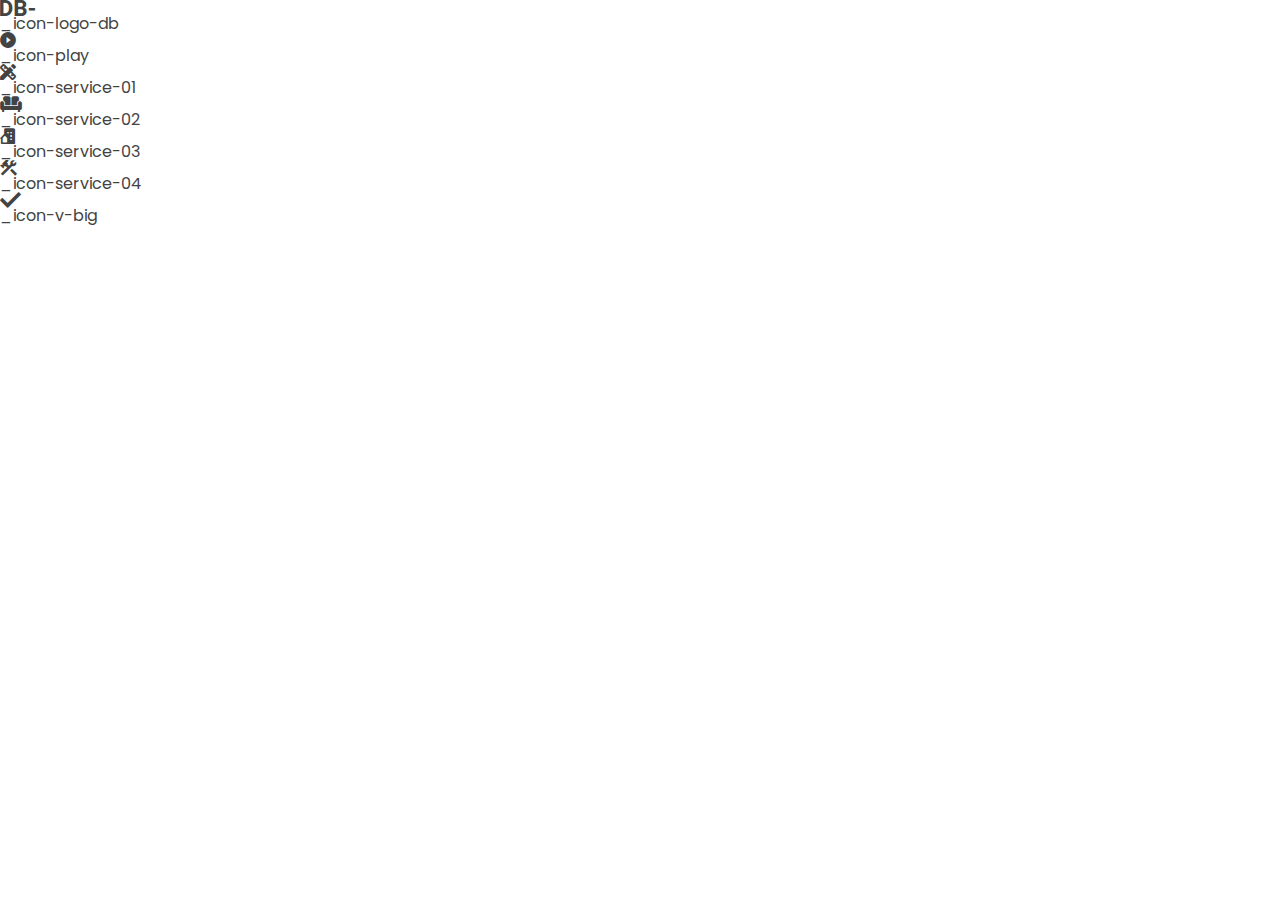
<file: icons.html>
<!-- ._icon-logo-db:before {
  content: "\e900";
}
._icon-play:before {
  content: "\e901";
}
._icon-service-01:before {
  content: "\e902";
}
._icon-service-02:before {
  content: "\e903";
}
._icon-service-03:before {
  content: "\e904";
}
._icon-service-04:before {
  content: "\e905";
}
._icon-v-big:before {
  content: "\e906";
} -->
<!-- <div class="icon _icon-logo-db"></div>
<div class="icon _icon-play"></div>
<div class="icon _icon-service-01"></div>
<div class="icon _icon-service-02"></div>
<div class="icon _icon-service-03"></div>
<div class="icon _icon-service-04"></div>
<div class="icon _icon-v-big"></div> -->
<!DOCTYPE html>
<html lang="en">

<head>
	<title>db</title>
	<meta charset="UTF-8">
	<meta name="format-detection" content="telephone=no">
	<!-- <style>body{opacity: 0;}</style> -->
	<link rel="stylesheet" href="css/style.min.css?_v=20220709160032">
	<link rel="shortcut icon" href="favicon.ico">
	<!-- <meta name="robots" content="noindex, nofollow"> -->
	<meta name="viewport" content="width=device-width, initial-scale=1.0">
</head>

<body>
	<div class="wrapper">
		<main class="page">
			<div class="icons">
				<div class="icons__item _icon-logo-db">_icon-logo-db</div>
				<div class="icons__item _icon-play">_icon-play</div>
				<div class="icons__item _icon-service-01">_icon-service-01</div>
				<div class="icons__item _icon-service-02">_icon-service-02</div>
				<div class="icons__item _icon-service-03">_icon-service-03</div>
				<div class="icons__item _icon-service-04">_icon-service-04</div>
				<div class="icons__item _icon-v-big">_icon-v-big</div>
			</div>
		</main>
	</div>
	<!-- 
<div id="popup" aria-hidden="true" class="popup">
	<div class="popup__wrapper">
		<div class="popup__content">
			<button data-close type="button" class="popup__close">Закрыть</button>
			<div class="popup__text">
			</div>
		</div>
	</div>
</div>
 -->
	<script src="js/app.min.js?_v=20220709160032"></script>
</body>

</html>
</file>
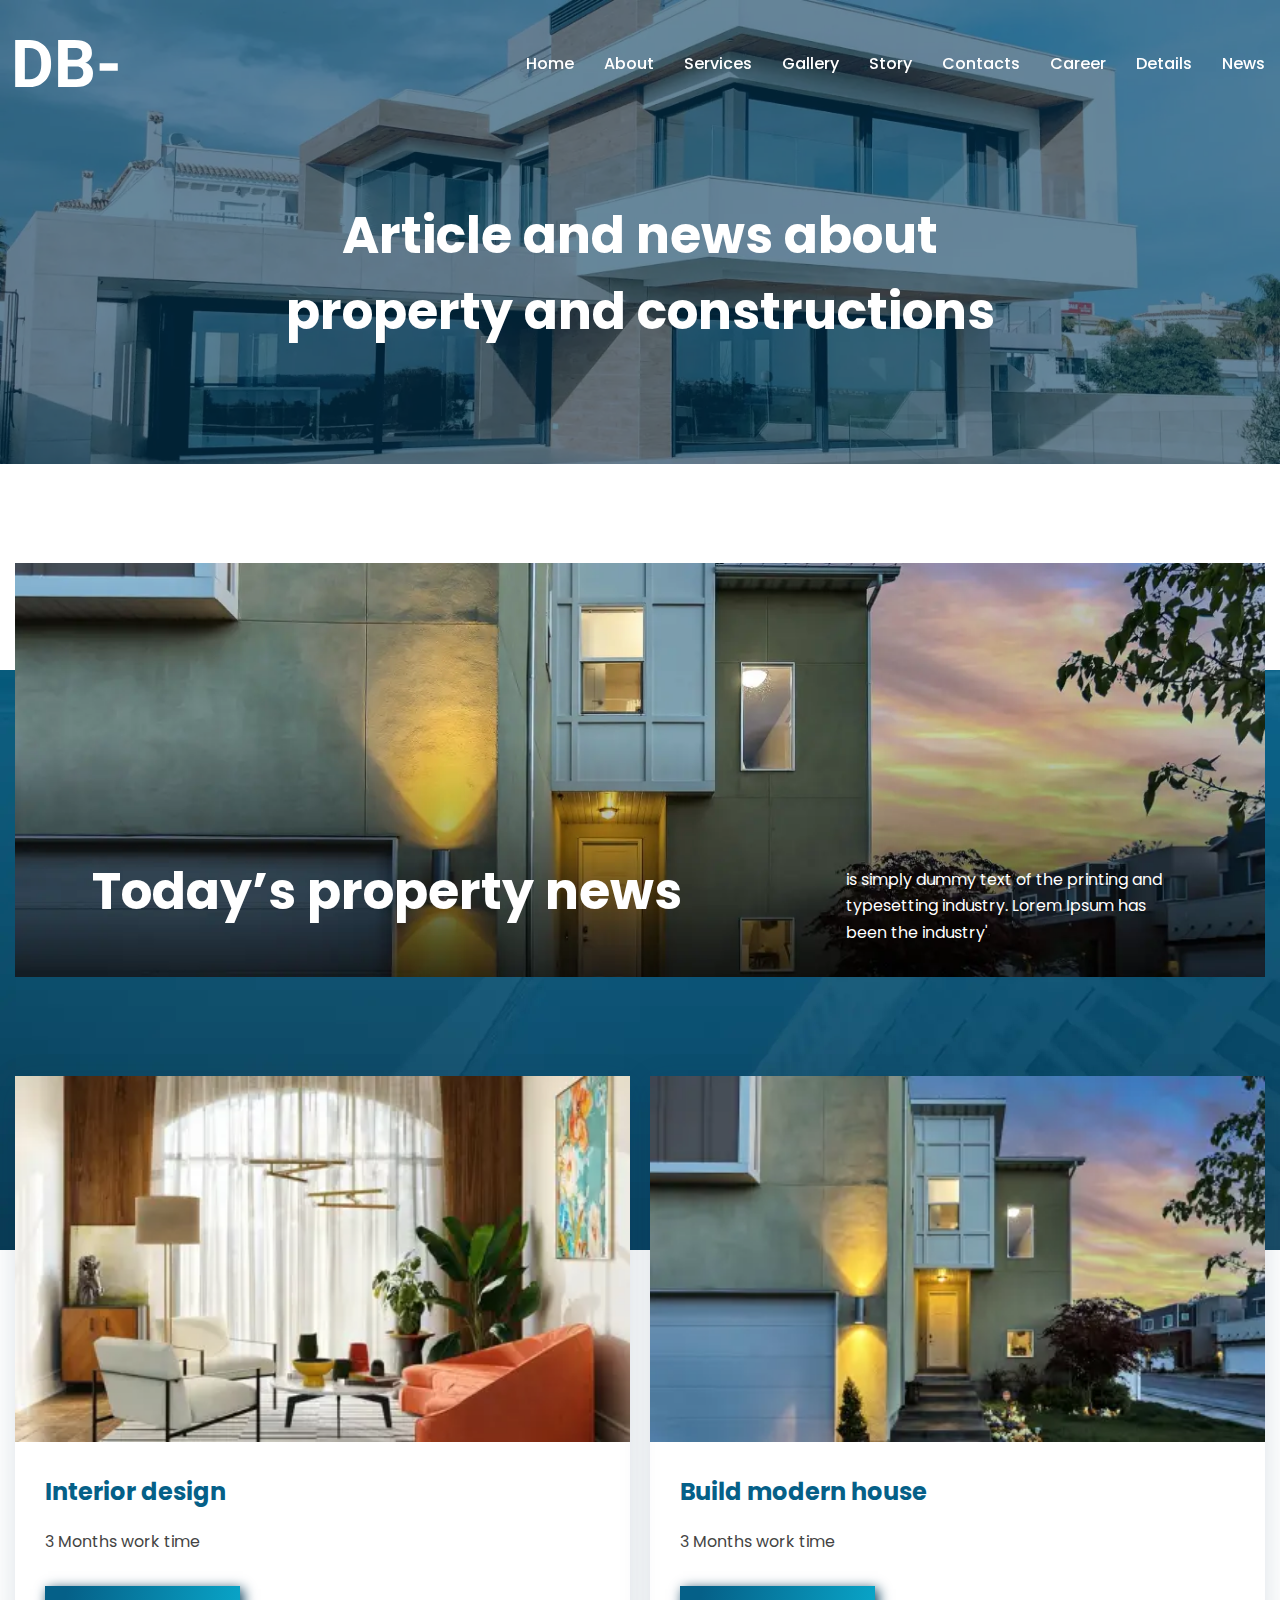
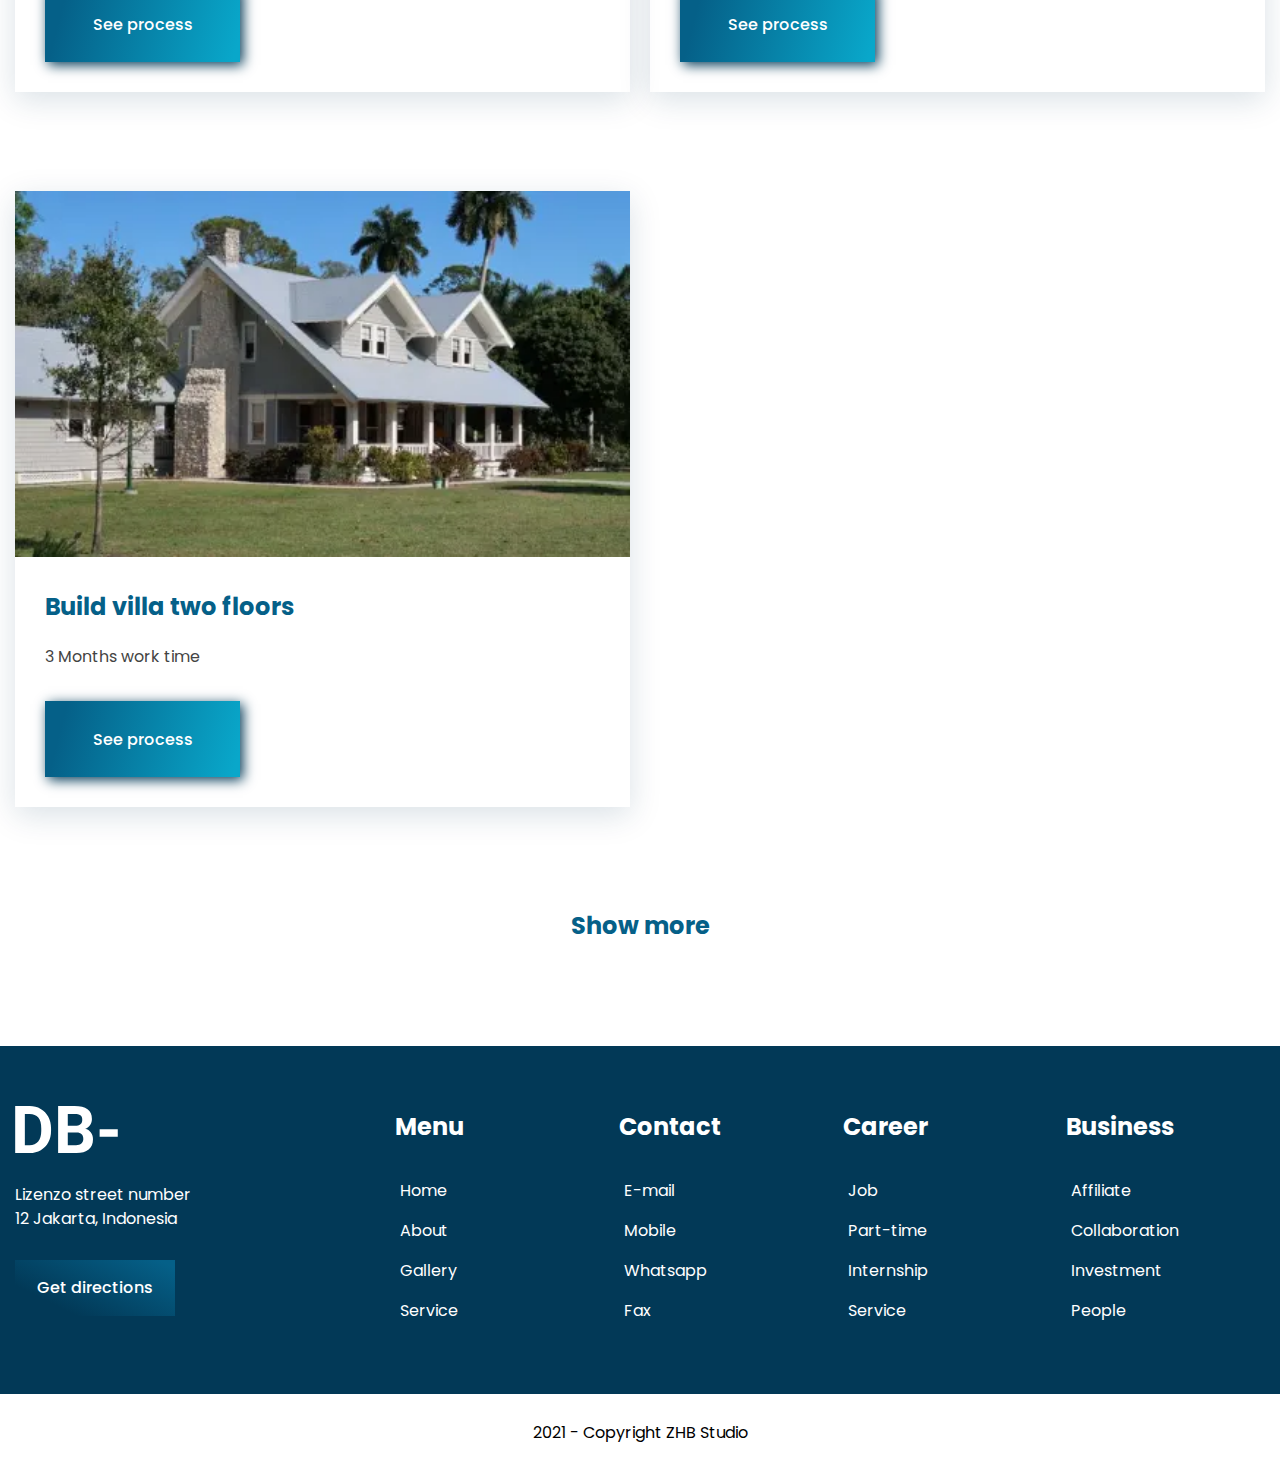
<file: news.html>
<!DOCTYPE html>
<html lang="en">

<head>
	<title>News</title>
	<meta charset="UTF-8">
	<meta name="format-detection" content="telephone=no">
	<!-- <style>body{opacity: 0;}</style> -->
	<link rel="stylesheet" href="css/style.min.css?_v=20220709160032">
	<link rel="shortcut icon" href="favicon.ico">
	<!-- <meta name="robots" content="noindex, nofollow"> -->
	<meta name="viewport" content="width=device-width, initial-scale=1.0">
</head>

<body>
	<div class="wrapper">
		<header class="header">
			<div class="header__container">
				<a href="" class="header__logo">
					<img src="img/logo-db.svg" alt="Logo" />
				</a>
				<div class="header__menu menu">
					<button type="button" class="menu__icon icon-menu"><span></span></button>
					<nav class="menu__body">
						<ul class="menu__list">
							<li class="menu__item"><a href="home.html" class="menu__link undefined">Home</a></li>
							<li class="menu__item"><a href="about.html" class="menu__link undefined">About</a></li>
							<li class="menu__item"><a href="services.html" class="menu__link undefined">Services</a></li>
							<li class="menu__item"><a href="gallery.html" class="menu__link undefined">Gallery</a></li>
							<li class="menu__item"><a href="story.html" class="menu__link undefined">Story</a></li>
							<li class="menu__item"><a href="feedback.html" class="menu__link undefined">Contacts</a></li>
							<li class="menu__item"><a href="career.html" class="menu__link undefined">Career</a></li>
							<li class="menu__item"><a href="process-details.html" class="menu__link undefined">Details</a></li>
							<li class="menu__item"><a href="news.html" class="menu__link undefined">News</a></li>
						</ul>
					</nav>
				</div>
			</div>
		</header>

		<main class="page">
			<section class="page__hero hero">
				<div class="hero__container">
					<h1 class="hero__title title-h1">Article and news about property and constructions</h1>
				</div>
			</section>
			<section class="page__news news">
				<div class="news__container">
					<div class="news__wrapper">
						<h2 class="news__title title-h1">Today’s property news</h2>
						<p class="news__text">is simply dummy text of the printing and typesetting industry. Lorem Ipsum has been the industry'</p>
					</div>
				</div>
			</section>
			<div class="bg-border"></div>
			<section class="page__gallery-cards gallery-cards gallery-cards_news">
				<div class="gallery-cards__container">
					<div class="gallery-cards__items">
						<div class="gallery-cards__item card">
							<div class="card__image-ibg">
								<picture><source srcset="img/gallery-cards/01.webp" type="image/webp"><img class="card__photo" src="img/gallery-cards/01.jpg" alt="mansions"></picture>
							</div>
							<div class="card__descr">
								<div class="card__wrapper">
									<h2 class="card__about title-h2">Interior design</h2>
									<p class="card__text">3 Months work time</p>
								</div>
								<button type="button" class="card__button button button_light-shape button_shadow-dark">See process</button>
							</div>
						</div>
						<div class="gallery-cards__item card">
							<div class="card__image-ibg">
								<picture><source srcset="img/gallery-cards/02.webp" type="image/webp"><img class="card__photo" src="img/gallery-cards/02.jpg" alt="mansions"></picture>
							</div>
							<div class="card__descr">
								<div class="card__wrapper">
									<h2 class="card__about title-h2">Build modern house</h2>
									<p class="card__text">3 Months work time</p>
								</div>
								<button type="button" class="card__button button button_light-shape button_shadow-dark">See process</button>
							</div>
						</div>
						<div class="gallery-cards__item card">
							<div class="card__image-ibg">
								<picture><source srcset="img/gallery-cards/03.webp" type="image/webp"><img class="card__photo" src="img/gallery-cards/03.jpg" alt="mansions"></picture>
							</div>
							<div class="card__descr">
								<div class="card__wrapper">
									<h2 class="card__about title-h2">Build villa two floors</h2>
									<p class="card__text">3 Months work time</p>
								</div>
								<button type="button" class="card__button button button_light-shape button_shadow-dark">See process</button>
							</div>
						</div>
					</div>
					<div data-showmore="items" data-showmore class="show-more">
						<div data-showmore-content="200" class="show-more__content">
							<div class="show-more__items">
								<div class="show-more__item card">
									<div class="card__image-ibg">
										<picture><source srcset="img/gallery-cards/01.webp" type="image/webp"><img class="card__photo" src="img/gallery-cards/01.jpg" alt="mansions"></picture>
									</div>
									<div class="card__descr">
										<div class="card__wrapper">
											<h2 class="card__about title-h2">Interior design</h2>
											<p class="card__text">3 Months work time</p>
										</div>
										<button type="button" class="card__button button button_light-shape button_shadow-dark">See process</button>
									</div>
								</div>
								<div class="show-more__item card">
									<div class="card__image-ibg">
										<picture><source srcset="img/gallery-cards/02.webp" type="image/webp"><img class="card__photo" src="img/gallery-cards/02.jpg" alt="mansions"></picture>
									</div>
									<div class="card__descr">
										<div class="card__wrapper">
											<h2 class="card__about title-h2">Build modern house</h2>
											<p class="card__text">3 Months work time</p>
										</div>
										<button type="button" class="card__button button button_light-shape button_shadow-dark">See process</button>
									</div>
								</div>
								<div class="show-more__item card">
									<div class="card__image-ibg">
										<picture><source srcset="img/gallery-cards/03.webp" type="image/webp"><img class="card__photo" src="img/gallery-cards/03.jpg" alt="mansions"></picture>
									</div>
									<div class="card__descr">
										<div class="card__wrapper">
											<h2 class="card__about title-h2">Build villa two floors</h2>
											<p class="card__text">3 Months work time</p>
										</div>
										<button type="button" class="card__button button button_light-shape button_shadow-dark">See process</button>
									</div>
								</div>
								<div class="show-more__item card">
									<div class="card__image-ibg">
										<picture><source srcset="img/gallery-cards/04.webp" type="image/webp"><img class="card__photo" src="img/gallery-cards/04.jpg" alt="mansions"></picture>
									</div>
									<div class="card__descr">
										<div class="card__wrapper">
											<h2 class="card__about title-h2">Modern interior design</h2>
											<p class="card__text">3 Months work time</p>
										</div>
										<button type="button" class="card__button button button_light-shape button_shadow-dark">See process</button>
									</div>
								</div>
								<div class="show-more__item card">
									<div class="card__image-ibg">
										<picture><source srcset="img/gallery-cards/05.webp" type="image/webp"><img class="card__photo" src="img/gallery-cards/05.jpg" alt="mansions"></picture>
									</div>
									<div class="card__descr">
										<div class="card__wrapper">
											<h2 class="card__about title-h2">Renovation co working room</h2>
											<p class="card__text">3 Months work time</p>
										</div>
										<button type="button" class="card__button button button_light-shape button_shadow-dark">See process</button>
									</div>
								</div>
								<div class="show-more__item card">
									<div class="card__image-ibg">
										<picture><source srcset="img/gallery-cards/06.webp" type="image/webp"><img class="card__photo" src="img/gallery-cards/06.jpg" alt="mansions"></picture>
									</div>
									<div class="card__descr">
										<div class="card__wrapper">
											<h2 class="card__about title-h2">Real estate house</h2>
											<p class="card__text">3 Months work time</p>
										</div>
										<button type="button" class="card__button button button_light-shape button_shadow-dark">See process</button>
									</div>
								</div>
							</div>
						</div>
						<button hidden data-showmore-button type="button" class="show-more__more">
							<span class="show-more__button title-h2">Show more</span>
							<span class="show-more__button show-more__button_less title-h2">Show less</span>
						</button>
					</div>
				</div>
			</section>
		</main>
		<footer class="footer">
			<div class="footer__container">
				<div class="footer__main">
					<div class="footer__wrapper">
						<a href="" class="footer__logo">
							<img src="img/logo-db.svg" alt="Logo" />
						</a>
						<div class="footer__descr">Lizenzo street number 12 Jakarta, Indonesia</div>
						<a href="#/" class="footer__button button">Get directions</a>
					</div>
					<div class="footer__nav nav-footer">
						<div data-spollers="529.98" class="nav-footer__spollers spollers">
							<div class="footer-spoiler-item spollers__item">
								<button type="button" data-spoller class="spollers__tittle">Menu</button>
								<div class="footer-spoller-item__body spollers__body">
									<nav class="menu-footer">
										<ul class="menu-footer__list">
											<li class="menu-footer__item">
												<a href="" class="menu-footer__link">Home</a>
											</li>
											<li class="menu-footer__item">
												<a href="" class="menu-footer__link">About</a>
											</li>
											<li class="menu-footer__item">
												<a href="" class="menu-footer__link">Gallery</a>
											</li>
											<li class="menu-footer__item">
												<a href="" class="menu-footer__link">Service</a>
											</li>
										</ul>
									</nav>
								</div>
							</div>
							<div class="footer-spoiler-item spollers__item">
								<button type="button" data-spoller class="spollers__tittle">Contact</button>
								<div class="footer-spoller-item__body spollers__body">
									<nav class="menu-footer">
										<ul class="menu-footer__list">
											<li class="menu-footer__item">
												<a href="" class="menu-footer__link">E-mail</a>
											</li>
											<li class="menu-footer__item">
												<a href="" class="menu-footer__link">Mobile</a>
											</li>
											<li class="menu-footer__item">
												<a href="" class="menu-footer__link">Whatsapp</a>
											</li>
											<li class="menu-footer__item">
												<a href="" class="menu-footer__link">Fax</a>
											</li>
										</ul>
									</nav>
								</div>
							</div>
							<div class="footer-spoiler-item spollers__item">
								<button type="button" data-spoller class="spollers__tittle">Career</button>
								<div class="footer-spoller-item__body spollers__body">
									<nav class="menu-footer">
										<ul class="menu-footer__list">
											<li class="menu-footer__item">
												<a href="" class="menu-footer__link">Job</a>
											</li>
											<li class="menu-footer__item">
												<a href="" class="menu-footer__link">Part-time</a>
											</li>
											<li class="menu-footer__item">
												<a href="" class="menu-footer__link">Internship</a>
											</li>
											<li class="menu-footer__item">
												<a href="" class="menu-footer__link">Service</a>
											</li>
										</ul>
									</nav>
								</div>
							</div>
							<div class="footer-spoiler-item spollers__item">
								<button type="button" data-spoller class="spollers__tittle">Business</button>
								<div class="footer-spoller-item__body spollers__body">
									<nav class="menu-footer">
										<ul class="menu-footer__list">
											<li class="menu-footer__item">
												<a href="" class="menu-footer__link">Affiliate</a>
											</li>
											<li class="menu-footer__item">
												<a href="" class="menu-footer__link">Collaboration</a>
											</li>
											<li class="menu-footer__item">
												<a href="" class="menu-footer__link">Investment</a>
											</li>
											<li class="menu-footer__item">
												<a href="" class="menu-footer__link">People</a>
											</li>
										</ul>
									</nav>
								</div>
							</div>
						</div>
					</div>
				</div>
			</div>
			<div class="footer__bottom">
				<div class="footer__container">
					<p class="footer__copyright">2021 - Copyright ZHB Studio</p>
				</div>
			</div>
		</footer>

	</div>
	<!-- 
<div id="popup" aria-hidden="true" class="popup">
	<div class="popup__wrapper">
		<div class="popup__content">
			<button data-close type="button" class="popup__close">Закрыть</button>
			<div class="popup__text">
			</div>
		</div>
	</div>
</div>
 -->
	<script src="js/app.min.js?_v=20220709160032"></script>
</body>

</html>
</file>
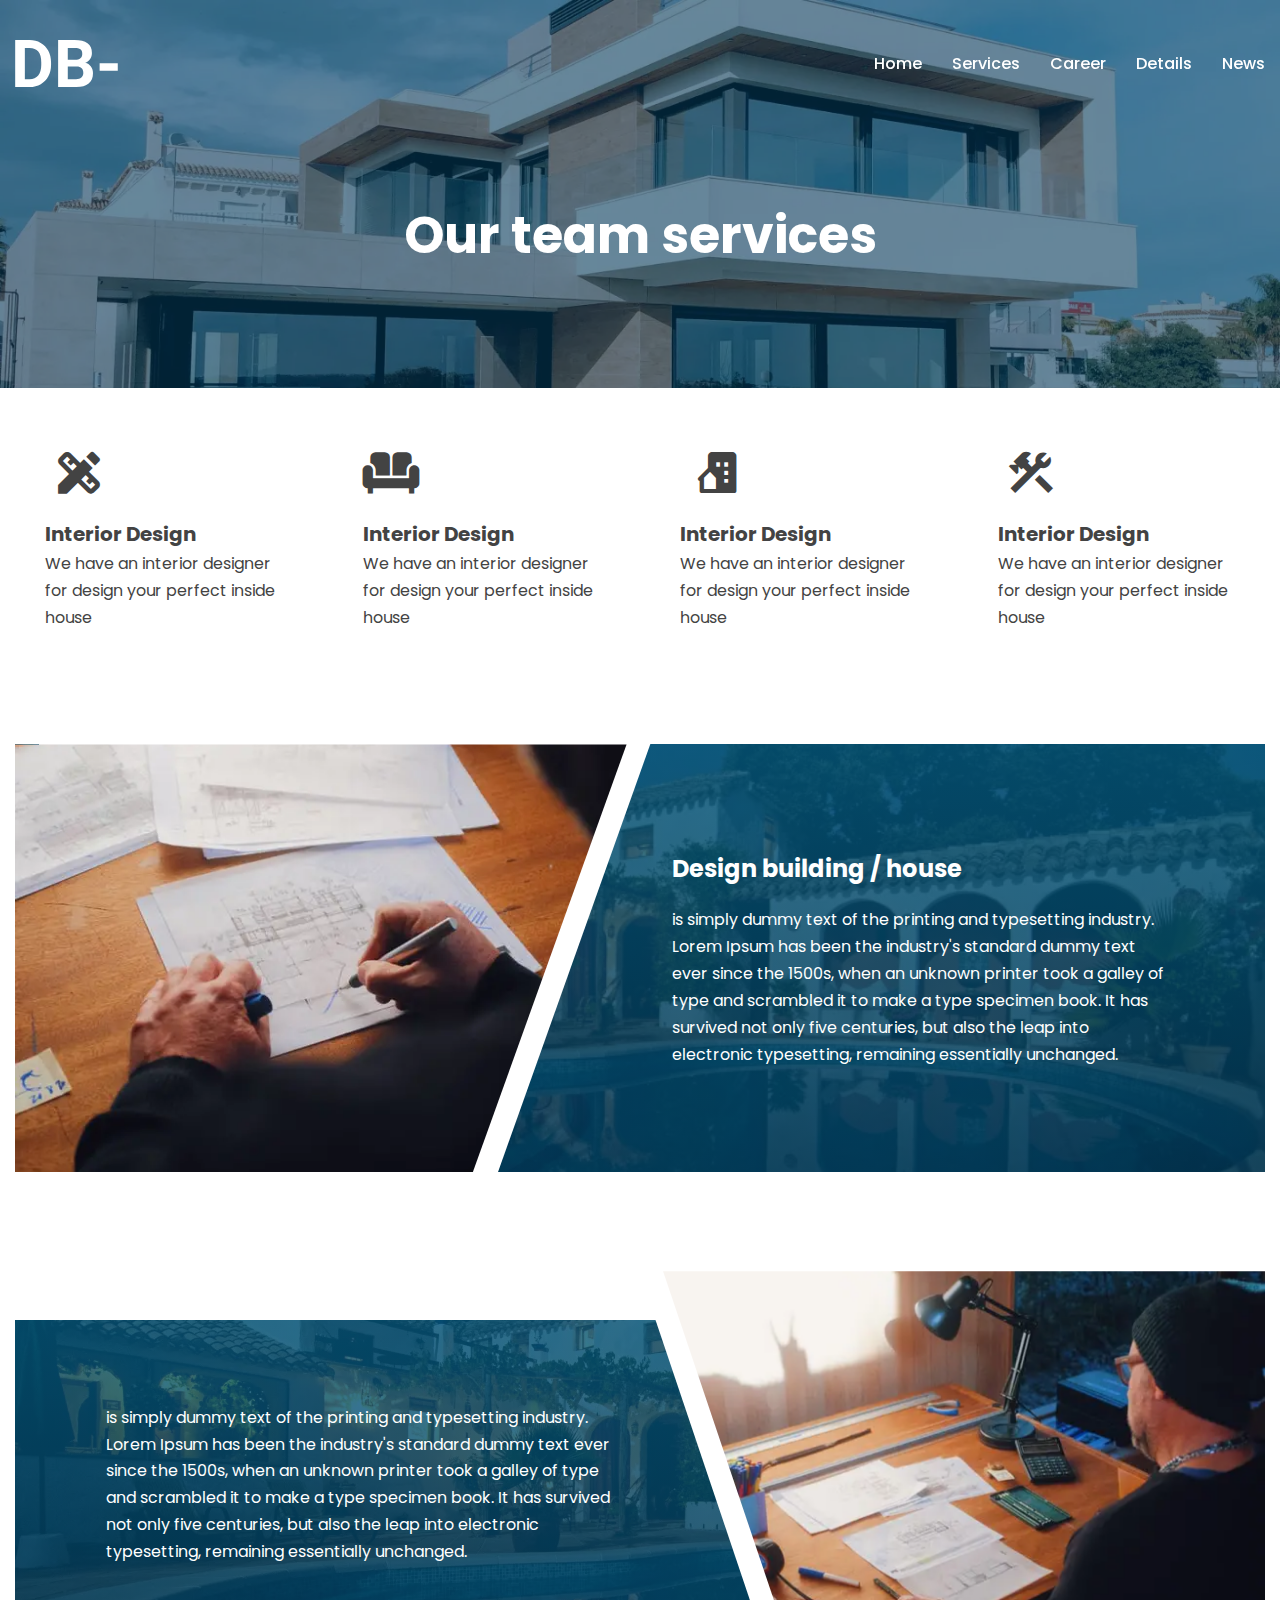
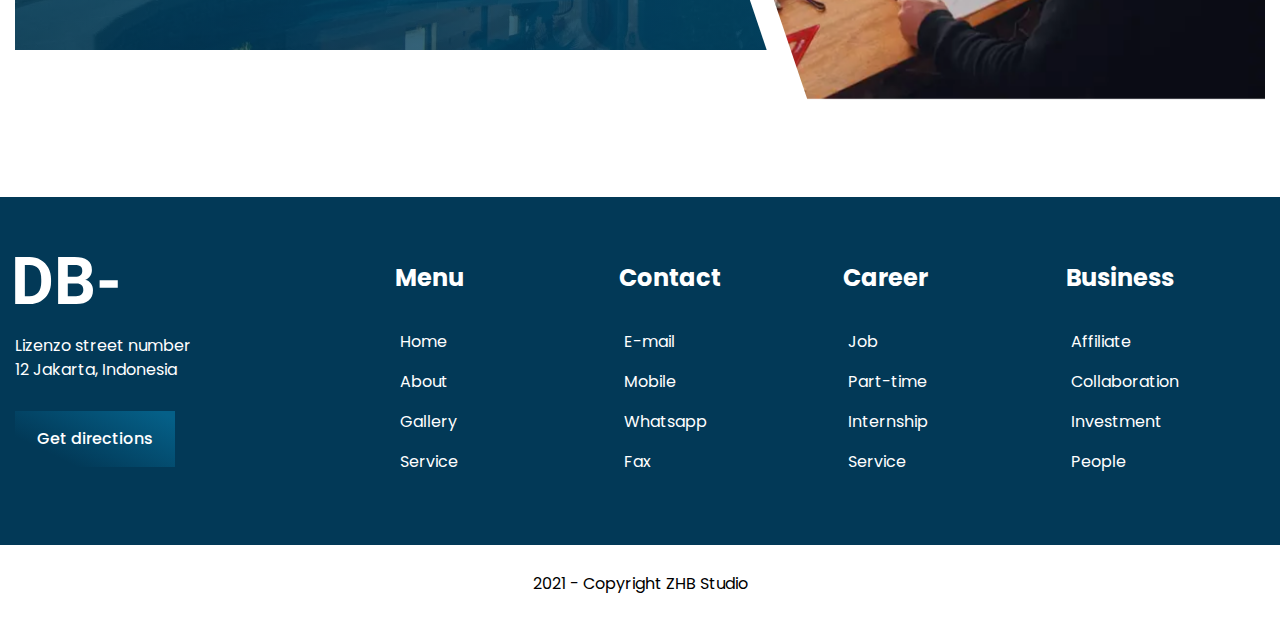
<file: services.html>
<!DOCTYPE html>
<html lang="en">

<head>
	<title>Services</title>
	<meta charset="UTF-8">
	<meta name="format-detection" content="telephone=no">
	<!-- <style>body{opacity: 0;}</style> -->
	<link rel="stylesheet" href="css/style.min.css?_v=20220714152143">
	<link rel="shortcut icon" href="favicon.ico">
	<!-- <meta name="robots" content="noindex, nofollow"> -->
	<meta name="viewport" content="width=device-width, initial-scale=1.0">
</head>

<body>
	<div class="wrapper">
		<header class="header">
			<div class="header__container">
				<a href="" class="header__logo">
					<img src="img/logo-db.svg" alt="Logo" />
				</a>
				<div class="header__menu menu">
					<button type="button" class="menu__icon icon-menu"><span></span></button>
					<nav class="menu__body">
						<ul class="menu__list">
							<li class="menu__item"><a href="home.html" class="menu__link ">Home</a></li>
							<li class="menu__item"><a href="services.html" class="menu__link _active">Services</a></li>
							<li class="menu__item"><a href="career.html" class="menu__link ">Career</a></li>
							<li class="menu__item"><a href="process-details.html" class="menu__link ">Details</a></li>
							<li class="menu__item"><a href="news.html" class="menu__link ">News</a></li>
						</ul>
					</nav>
				</div>
			</div>
		</header>

		<main class="page">
			<section class="page__hero hero">
				<div class="hero__container">
					<h1 class="hero__title hero__title_feedback title-h1">Our team services</h1>
				</div>
			</section>
			<section class="home-services">
				<div class="home-services__container">
					<div class="home-services__items">
						<a href="#/" class="home-services__item">
							<div class="item-home-service">
								<div class="item-home-service__body">
									<div class="item-home-service__icon">
										<div class="item-home-service__ic _icon-service-01"></div>
									</div>
									<div class="item-home-service__title title-h3">Interior Design</div>
									<div class="item-home-service__text">We have an interior designer for design your perfect inside house</div>
								</div>
								<div class="item-home-service__image-ibg"><picture><source srcset="img/home/services/01.webp" type="image/webp"><img src="img/home/services/01.jpg" alt="" /></picture></div>
							</div>
						</a>
						<a href="#/" class="home-services__item">
							<div class="item-home-service">
								<div class="item-home-service__body">
									<div class="item-home-service__icon">
										<div class="item-home-service__ic _icon-service-02"></div>
									</div>
									<div class="item-home-service__title title-h3">Interior Design</div>
									<div class="item-home-service__text">We have an interior designer for design your perfect inside house</div>
								</div>

								<div class="item-home-service__image-ibg"><picture><source srcset="img/home/services/02.webp" type="image/webp"><img src="img/home/services/02.jpg" alt="" /></picture></div>
							</div>
						</a>
						<a href="#/" class="home-services__item">
							<div class="item-home-service">
								<div class="item-home-service__body">
									<div class="item-home-service__icon">
										<div class="item-home-service__ic _icon-service-03"></div>
									</div>
									<div class="item-home-service__title title-h3">Interior Design</div>
									<div class="item-home-service__text">We have an interior designer for design your perfect inside house</div>
								</div>
								<div class="item-home-service__image-ibg"><picture><source srcset="img/home/services/03.webp" type="image/webp"><img src="img/home/services/03.jpg" alt="" /></picture></div>
							</div>
						</a>
						<a href="#/" class="home-services__item">
							<div class="item-home-service">
								<div class="item-home-service__body">
									<div class="item-home-service__icon">
										<div class="item-home-service__ic _icon-service-04"></div>
									</div>
									<div class="item-home-service__title title-h3">Interior Design</div>
									<div class="item-home-service__text">We have an interior designer for design your perfect inside house</div>
								</div>
								<div class="item-home-service__image-ibg"><picture><source srcset="img/home/services/04.webp" type="image/webp"><img src="img/home/services/04.jpg" alt="" /></picture></div>
							</div>
						</a>
					</div>
				</div>
			</section>

			<section class="page-services__building building">
				<div class="building__container">
					<!-- <div class="building__row building__row_top"> -->
					<!-- <div class="top-item-bulding"> -->
					<div class="top-item-bulding__content">
						<div class="top-item-bulding__image-ibg top-item-bulding__image-ibg_picter">
							<picture><source srcset="img/services/full-foto-1.webp" type="image/webp"><img src="img/services/full-foto-1.jpg" alt="foto-1" /></picture>
						</div>
						<div class="top-item-bulding__image-ibg top-item-bulding__image-ibg_white"></div>
						<div class="top-item-building__body">
							<div class="top-item-bulding__title title-h2">Design building / house</div>
							<div class="top-item-bulding__text">
								is simply dummy text of the printing and typesetting industry. Lorem Ipsum has been the industry's standard dummy text ever since the 1500s, when an unknown printer took a galley of type and scrambled it to make a type specimen book. It has survived not only five centuries, but
								also the leap into electronic typesetting, remaining essentially unchanged.
							</div>
						</div>
					</div>
					<!-- </div> -->
					<!-- </div> -->

					<div class="building__row building__row_bottom">
						<div class="bottom-item-bulding">
							<div class="bottom-item-bulding__content">
								<div class="bottom-item-bulding__image-ibg bottom-item-bulding__image-ibg_picter">
									<picture><source srcset="img/services/full-foto-2.webp" type="image/webp"><img src="img/services/full-foto-2.jpg" alt="foto-1" /></picture>
								</div>
								<div class="bottom-item-bulding__image-ibg bottom-item-bulding__image-ibg_white"></div>
								<div class="bottom-item-building__body">
									<div class="bottom-item-bulding__text">
										is simply dummy text of the printing and typesetting industry. Lorem Ipsum has been the industry's standard dummy text ever since the 1500s, when an unknown printer took a galley of type and scrambled it to make a type specimen book. It has survived not only five centuries, but
										also the leap into electronic typesetting, remaining essentially unchanged.
									</div>
								</div>
							</div>
						</div>
					</div>
				</div>
			</section>
		</main>
		<footer class="footer">
			<div class="footer__container">
				<div class="footer__main">
					<div class="footer__wrapper">
						<a href="" class="footer__logo">
							<img src="img/logo-db.svg" alt="Logo" />
						</a>
						<div class="footer__descr">Lizenzo street number 12 Jakarta, Indonesia</div>
						<a href="#/" class="footer__button button">Get directions</a>
					</div>
					<div class="footer__nav nav-footer">
						<div data-spollers="529.98" class="nav-footer__spollers spollers">
							<div class="footer-spoiler-item spollers__item">
								<button type="button" data-spoller class="spollers__tittle">Menu</button>
								<div class="footer-spoller-item__body spollers__body">
									<nav class="menu-footer">
										<ul class="menu-footer__list">
											<li class="menu-footer__item">
												<a href="" class="menu-footer__link">Home</a>
											</li>
											<li class="menu-footer__item">
												<a href="" class="menu-footer__link">About</a>
											</li>
											<li class="menu-footer__item">
												<a href="" class="menu-footer__link">Gallery</a>
											</li>
											<li class="menu-footer__item">
												<a href="" class="menu-footer__link">Service</a>
											</li>
										</ul>
									</nav>
								</div>
							</div>
							<div class="footer-spoiler-item spollers__item">
								<button type="button" data-spoller class="spollers__tittle">Contact</button>
								<div class="footer-spoller-item__body spollers__body">
									<nav class="menu-footer">
										<ul class="menu-footer__list">
											<li class="menu-footer__item">
												<a href="" class="menu-footer__link">E-mail</a>
											</li>
											<li class="menu-footer__item">
												<a href="" class="menu-footer__link">Mobile</a>
											</li>
											<li class="menu-footer__item">
												<a href="" class="menu-footer__link">Whatsapp</a>
											</li>
											<li class="menu-footer__item">
												<a href="" class="menu-footer__link">Fax</a>
											</li>
										</ul>
									</nav>
								</div>
							</div>
							<div class="footer-spoiler-item spollers__item">
								<button type="button" data-spoller class="spollers__tittle">Career</button>
								<div class="footer-spoller-item__body spollers__body">
									<nav class="menu-footer">
										<ul class="menu-footer__list">
											<li class="menu-footer__item">
												<a href="" class="menu-footer__link">Job</a>
											</li>
											<li class="menu-footer__item">
												<a href="" class="menu-footer__link">Part-time</a>
											</li>
											<li class="menu-footer__item">
												<a href="" class="menu-footer__link">Internship</a>
											</li>
											<li class="menu-footer__item">
												<a href="" class="menu-footer__link">Service</a>
											</li>
										</ul>
									</nav>
								</div>
							</div>
							<div class="footer-spoiler-item spollers__item">
								<button type="button" data-spoller class="spollers__tittle">Business</button>
								<div class="footer-spoller-item__body spollers__body">
									<nav class="menu-footer">
										<ul class="menu-footer__list">
											<li class="menu-footer__item">
												<a href="" class="menu-footer__link">Affiliate</a>
											</li>
											<li class="menu-footer__item">
												<a href="" class="menu-footer__link">Collaboration</a>
											</li>
											<li class="menu-footer__item">
												<a href="" class="menu-footer__link">Investment</a>
											</li>
											<li class="menu-footer__item">
												<a href="" class="menu-footer__link">People</a>
											</li>
										</ul>
									</nav>
								</div>
							</div>
						</div>
					</div>
				</div>
			</div>
			<div class="footer__bottom">
				<div class="footer__container">
					<p class="footer__copyright">2021 - Copyright ZHB Studio</p>
				</div>
			</div>
		</footer>

	</div>
	<!-- 
<div id="popup" aria-hidden="true" class="popup">
	<div class="popup__wrapper">
		<div class="popup__content">
			<button data-close type="button" class="popup__close">Закрыть</button>
			<div class="popup__text">
			</div>
		</div>
	</div>
</div>
 -->
	<script src="js/app.min.js?_v=20220714152143"></script>
</body>

</html>
</file>
<file: css/style.min.css>
@charset "UTF-8";@import url(https://fonts.googleapis.com/css?family=Roboto:regular&display=swap);@import url(https://fonts.googleapis.com/css?family=Poppins:regular,italic,500,600italic,700&display=swap);@font-face{font-family:icons;font-display:swap;src:url(../fonts/icons-2.woff2) format("woff2"),url(../fonts/icons-2.woff) format("woff");font-weight:400;font-style:normal}@font-face{font-family:icons;font-display:swap;src:url(../fonts/icons.woff2) format("woff2"),url(../fonts/icons.woff) format("woff");font-weight:400;font-style:normal}[class*=_icon-]:before{font-family:icons;font-style:normal;font-weight:400;font-variant:normal;text-transform:none;line-height:1;-webkit-font-smoothing:antialiased;-moz-osx-font-smoothing:grayscale}[class*=_icon-]:before{display:block}._icon-logo-db:before{content:"\e900"}._icon-play:before{content:"\e901"}._icon-service-01:before{content:"\e902"}._icon-service-02:before{content:"\e903"}._icon-service-03:before{content:"\e904"}._icon-service-04:before{content:"\e905"}._icon-v-big:before{content:"\e906"}._icon-career-3:before{content:"\e907"}._icon-career-2:before{content:"\e908"}._icon-career-1:before{content:"\e909"}*{padding:0;margin:0;border:0}*,:after,:before{-webkit-box-sizing:border-box;box-sizing:border-box}body,html{height:100%;min-width:320px}body{color:#434343;line-height:1;font-family:Poppins;font-size:1rem;-ms-text-size-adjust:100%;-moz-text-size-adjust:100%;-webkit-text-size-adjust:100%;-webkit-font-smoothing:antialiased;-moz-osx-font-smoothing:grayscale}button,input,textarea{font-family:Poppins;font-size:inherit}button{cursor:pointer;color:inherit;background-color:inherit}a{color:inherit}a:link,a:visited{text-decoration:none}a:hover{text-decoration:none}ul li{list-style:none}img{vertical-align:top}h1,h2,h3,h4,h5,h6{font-weight:inherit;font-size:inherit}.lock body{overflow:hidden;-ms-touch-action:none;touch-action:none}.wrapper{min-height:100%;display:-webkit-box;display:-ms-flexbox;display:flex;-webkit-box-orient:vertical;-webkit-box-direction:normal;-ms-flex-direction:column;flex-direction:column;overflow:hidden}.wrapper>main{-webkit-box-flex:1;-ms-flex:1 1 auto;flex:1 1 auto}.wrapper>*{min-width:0}[class*=__container]{max-width:81.25rem;-webkit-box-sizing:content-box;box-sizing:content-box;margin:0 auto;padding:0 .9375rem}.spollers{display:-ms-grid;display:grid;gap:15px}.spollers__tittle{width:100%;cursor:default;text-align:left;padding:0 .9375rem;position:relative;font-size:1.5rem;font-weight:700;line-height:1.7083333333}.spollers__tittle:not(:last-child){margin-bottom:2rem}._spoller-init .spollers__tittle{cursor:pointer}._spoller-init .spollers__tittle::after,._spoller-init .spollers__tittle::before{content:"";position:absolute;right:10px;top:50%;background-color:#fff;height:2px;width:15px;-webkit-transition:-webkit-transform .5s ease 0s;transition:-webkit-transform .5s ease 0s;-o-transition:transform .5s ease 0s;transition:transform .5s ease 0s;transition:transform .5s ease 0s,-webkit-transform .5s ease 0s}._spoller-init .spollers__tittle::before{-webkit-transform:translate(-75%,-50%) rotate(40deg);-ms-transform:translate(-75%,-50%) rotate(40deg);transform:translate(-75%,-50%) rotate(40deg)}._spoller-init .spollers__tittle::after{-webkit-transform:translate(0,-50%) rotate(-40deg);-ms-transform:translate(0,-50%) rotate(-40deg);transform:translate(0,-50%) rotate(-40deg)}._spoller-init .spollers__tittle._spoller-active::before{-webkit-transform:translateX(-75%) rotate(-40deg);-ms-transform:translateX(-75%) rotate(-40deg);transform:translateX(-75%) rotate(-40deg)}._spoller-init .spollers__tittle._spoller-active::after{-webkit-transform:rotate(40deg);-ms-transform:rotate(40deg);transform:rotate(40deg)}.spollers__body{padding:0 1.25rem;border-radius:.3125rem}[data-showmore-button] span:last-child{display:none}._showmore-active [data-showmore-button] span{display:none}@supports (padding-top:clamp(3.125rem ,1.8581081081rem + 5.4054054054vw ,6.25rem)){._showmore-active [data-showmore-button] span{padding-top:clamp(3.125rem ,1.8581081081rem + 5.4054054054vw ,6.25rem)}}@supports not (padding-top:clamp(3.125rem ,1.8581081081rem + 5.4054054054vw ,6.25rem)){._showmore-active [data-showmore-button] span{padding-top:calc(3.125rem + 3.125 * (100vw - 23.4375rem)/ 57.8125)}}._showmore-active [data-showmore-button] span:last-child{display:block}.show-more{display:-webkit-box;display:-ms-flexbox;display:flex;-webkit-box-orient:vertical;-webkit-box-direction:normal;-ms-flex-direction:column;flex-direction:column}@supports (padding-top:clamp(3.125rem ,1.8581081081rem + 5.4054054054vw ,6.25rem)){.show-more{padding-top:clamp(3.125rem ,1.8581081081rem + 5.4054054054vw ,6.25rem)}}@supports not (padding-top:clamp(3.125rem ,1.8581081081rem + 5.4054054054vw ,6.25rem)){.show-more{padding-top:calc(3.125rem + 3.125 * (100vw - 23.4375rem)/ 57.8125)}}.show-more__items{display:-ms-grid;display:grid;grid-template-columns:repeat(auto-fit,minmax(25.625rem,1fr));gap:1.25rem}@supports (row-gap:clamp(2.6875rem ,1.2432432432rem + 6.1621621622vw ,6.25rem)){.show-more__items{row-gap:clamp(2.6875rem ,1.2432432432rem + 6.1621621622vw ,6.25rem)}}@supports not (row-gap:clamp(2.6875rem ,1.2432432432rem + 6.1621621622vw ,6.25rem)){.show-more__items{row-gap:calc(2.6875rem + 3.5625 * (100vw - 23.4375rem)/ 57.8125)}}.show-more__items_career{grid-template-columns:repeat(auto-fit,minmax(20rem,1fr))}[data-fullscreen]{min-height:100vh}.touch [data-fullscreen]{min-height:calc(var(--vh,1vh) * 100)}[class*=-ibg]{position:relative}[class*=-ibg] img{position:absolute;width:100%;height:100%;top:0;left:0;-o-object-fit:cover;object-fit:cover}[class*=-ibg_contain] img{-o-object-fit:contain;object-fit:contain}.video-module__item{-webkit-transition:all .3s ease 0s;-o-transition:all .3s ease 0s;transition:all .3s ease 0s;-webkit-filter:grayscale(1);filter:grayscale(1)}.title-h1{font-size:3.25rem;font-weight:700;line-height:1.5;text-align:center;color:#fff}@supports (font-size:clamp(1.5rem ,0.9455445545rem + 2.7722772277vw ,3.25rem)){.title-h1{font-size:clamp(1.5rem ,.9455445545rem + 2.7722772277vw ,3.25rem)}}@supports not (font-size:clamp(1.5rem ,0.9455445545rem + 2.7722772277vw ,3.25rem)){.title-h1{font-size:calc(1.5rem + 1.75 * (100vw - 20rem)/ 63.125)}}.title-h2{font-size:1.5rem;font-weight:700;line-height:1.7;color:#056088}.title-h3{font-size:1.25rem;font-weight:700;line-height:1.7;color:#056088}.button{background:-o-linear-gradient(63.53deg,#023957 22.58%,#056088 94.16%);background:linear-gradient(26.47deg,#023957 22.58%,#056088 94.16%);color:#fff;font-weight:500;display:inline-block;padding:1.25rem 2.1875rem;-webkit-transition:all .3s ease 0s;-o-transition:all .3s ease 0s;transition:all .3s ease 0s}.button_light-shape{background:-o-linear-gradient(345.42deg,#056088 10.57%,#09a7ca 96.62%);background:linear-gradient(104.58deg,#056088 10.57%,#09a7ca 96.62%)}@supports (padding-top:clamp(1rem ,0.0977443609rem + 1.8796992481vw ,1.625rem)){.button_light-shape{padding-top:clamp(1rem ,.0977443609rem + 1.8796992481vw ,1.625rem)}}@supports not (padding-top:clamp(1rem ,0.0977443609rem + 1.8796992481vw ,1.625rem)){.button_light-shape{padding-top:calc(1rem + .625 * (100vw - 48rem)/ 33.25)}}@supports (padding-bottom:clamp(1rem ,0.0977443609rem + 1.8796992481vw ,1.625rem)){.button_light-shape{padding-bottom:clamp(1rem ,.0977443609rem + 1.8796992481vw ,1.625rem)}}@supports not (padding-bottom:clamp(1rem ,0.0977443609rem + 1.8796992481vw ,1.625rem)){.button_light-shape{padding-bottom:calc(1rem + .625 * (100vw - 48rem)/ 33.25)}}@supports (padding-left:clamp(2.375rem ,1.4727443609rem + 1.8796992481vw ,3rem)){.button_light-shape{padding-left:clamp(2.375rem ,1.4727443609rem + 1.8796992481vw ,3rem)}}@supports not (padding-left:clamp(2.375rem ,1.4727443609rem + 1.8796992481vw ,3rem)){.button_light-shape{padding-left:calc(2.375rem + .625 * (100vw - 48rem)/ 33.25)}}@supports (padding-right:clamp(2.375rem ,1.4727443609rem + 1.8796992481vw ,3rem)){.button_light-shape{padding-right:clamp(2.375rem ,1.4727443609rem + 1.8796992481vw ,3rem)}}@supports not (padding-right:clamp(2.375rem ,1.4727443609rem + 1.8796992481vw ,3rem)){.button_light-shape{padding-right:calc(2.375rem + .625 * (100vw - 48rem)/ 33.25)}}.button_shadow-dark{-webkit-box-shadow:3px 3px 12px #023957;box-shadow:3px 3px 12px #023957}[class*=__text]{line-height:1.6875}@supports (font-size:clamp(0.875rem ,0.8353960396rem + 0.198019802vw ,1rem)){[class*=__text]{font-size:clamp(.875rem ,.8353960396rem + .198019802vw ,1rem)}}@supports not (font-size:clamp(0.875rem ,0.8353960396rem + 0.198019802vw ,1rem)){[class*=__text]{font-size:calc(.875rem + .125 * (100vw - 20rem)/ 63.125)}}.common{padding-top:7.5rem;padding-bottom:7.5rem}.head-section{display:-ms-grid;display:grid;gap:1rem;-webkit-box-pack:center;-ms-flex-pack:center;justify-content:center;text-align:center}.head-section_white{color:#fff}.head-section_white .text,.head-section_white .title{color:#fff}.title{font-weight:700;line-height:1.6;color:#056088}@supports (font-size:clamp(1.25rem ,1.1707920792rem + 0.396039604vw ,1.5rem)){.title{font-size:clamp(1.25rem ,1.1707920792rem + .396039604vw ,1.5rem)}}@supports not (font-size:clamp(1.25rem ,1.1707920792rem + 0.396039604vw ,1.5rem)){.title{font-size:calc(1.25rem + .25 * (100vw - 20rem)/ 63.125)}}.title_white{color:#fff}.text{color:#023957;line-height:1.7;max-width:21.75rem}@supports (font-size:clamp(0.875rem ,0.8353960396rem + 0.198019802vw ,1rem)){.text{font-size:clamp(.875rem ,.8353960396rem + .198019802vw ,1rem)}}@supports not (font-size:clamp(0.875rem ,0.8353960396rem + 0.198019802vw ,1rem)){.text{font-size:calc(.875rem + .125 * (100vw - 20rem)/ 63.125)}}.text_white{color:#fff}.no-webp .hero{background:url(../img/home/hero/hero-bg.jpg) 0 0/cover no-repeat}.hero{position:relative}@supports (padding-top:clamp(6.25rem ,3.7162162162rem + 10.8108108108vw ,12.5rem)){.hero{padding-top:clamp(6.25rem ,3.7162162162rem + 10.8108108108vw ,12.5rem)}}@supports not (padding-top:clamp(6.25rem ,3.7162162162rem + 10.8108108108vw ,12.5rem)){.hero{padding-top:calc(6.25rem + 6.25 * (100vw - 23.4375rem)/ 57.8125)}}@supports (padding-bottom:clamp(5rem ,4.1131756757rem + 3.7837837838vw ,7.1875rem)){.hero{padding-bottom:clamp(5rem ,4.1131756757rem + 3.7837837838vw ,7.1875rem)}}@supports not (padding-bottom:clamp(5rem ,4.1131756757rem + 3.7837837838vw ,7.1875rem)){.hero{padding-bottom:calc(5rem + 2.1875 * (100vw - 23.4375rem)/ 57.8125)}}.hero::before{content:"";display:block;position:absolute;top:0;left:0;width:100%;height:100%;background-color:rgba(2,57,87,.6);z-index:1}.hero__container{position:relative;z-index:10;display:-webkit-box;display:-ms-flexbox;display:flex;-webkit-box-orient:vertical;-webkit-box-direction:normal;-ms-flex-direction:column;flex-direction:column;-webkit-box-align:center;-ms-flex-align:center;align-items:center}.hero__title{max-width:46.25rem;text-align:center}.hero__title:not(:last-child){margin-bottom:1rem}.hero__title_feedback{max-width:100%}.card{-webkit-box-shadow:0 8px 30px rgba(2,57,87,.15);box-shadow:0 8px 30px rgba(2,57,87,.15)}.card__image-ibg{padding-bottom:59.5927116827%}.card__descr{padding:1.875rem;display:-webkit-box;display:-ms-flexbox;display:flex;-webkit-box-orient:vertical;-webkit-box-direction:normal;-ms-flex-direction:column;flex-direction:column}.card__about:not(:last-child){margin-bottom:1rem}.card__item{display:-webkit-box;display:-ms-flexbox;display:flex;gap:.5rem;-webkit-box-align:center;-ms-flex-align:center;align-items:center;line-height:1.6875}.card__item:not(:last-child){margin-bottom:.4375rem}.card__button{margin-top:1.875rem;-ms-flex-item-align:start;align-self:flex-start}.header{position:fixed;width:100%;left:0;top:0;z-index:50;-webkit-transition:all .3s ease 0s;-o-transition:all .3s ease 0s;transition:all .3s ease 0s}.header__container{padding-top:.625rem;padding-bottom:.625rem;-webkit-transition:min-height .3s ease 0s;-o-transition:min-height .3s ease 0s;transition:min-height .3s ease 0s;-webkit-box-align:center;-ms-flex-align:center;align-items:center;display:-webkit-box;display:-ms-flexbox;display:flex}@supports (min-height:clamp(3.75rem ,2.7599009901rem + 4.9504950495vw ,6.875rem)){.header__container{min-height:clamp(3.75rem ,2.7599009901rem + 4.9504950495vw ,6.875rem)}}@supports not (min-height:clamp(3.75rem ,2.7599009901rem + 4.9504950495vw ,6.875rem)){.header__container{min-height:calc(3.75rem + 3.125 * (100vw - 20rem)/ 63.125)}}.header__logo{position:relative;z-index:5}.header__logo img{width:100%}.header__menu{-webkit-box-flex:1;-ms-flex:1 1 auto;flex:1 1 auto;display:-webkit-box;display:-ms-flexbox;display:flex;-webkit-box-pack:end;-ms-flex-pack:end;justify-content:flex-end;padding-left:1.875rem}.header._header-scroll{background-color:rgba(2,57,87,.95)}.menu__body{display:-webkit-box;display:-ms-flexbox;display:flex;-webkit-box-align:center;-ms-flex-align:center;align-items:center}@supports ((-moz-column-gap:clamp(1.875rem ,1.676980198rem + 0.9900990099vw ,2.5rem)) or (column-gap:clamp(1.875rem ,1.676980198rem + 0.9900990099vw ,2.5rem))){.menu__body{-webkit-column-gap:clamp(1.875rem ,1.676980198rem + .9900990099vw ,2.5rem);-moz-column-gap:clamp(1.875rem ,1.676980198rem + .9900990099vw ,2.5rem);column-gap:clamp(1.875rem ,1.676980198rem + .9900990099vw ,2.5rem)}}@supports not ((-moz-column-gap:clamp(1.875rem ,1.676980198rem + 0.9900990099vw ,2.5rem)) or (column-gap:clamp(1.875rem ,1.676980198rem + 0.9900990099vw ,2.5rem))){.menu__body{-webkit-column-gap:calc(1.875rem + .625 * (100vw - 20rem)/ 63.125);-moz-column-gap:calc(1.875rem + .625 * (100vw - 20rem)/ 63.125);column-gap:calc(1.875rem + .625 * (100vw - 20rem)/ 63.125)}}.menu__list{display:-webkit-box;display:-ms-flexbox;display:flex;-ms-flex-wrap:wrap;flex-wrap:wrap;row-gap:.625rem;-webkit-column-gap:3.4375rem;-moz-column-gap:3.4375rem;column-gap:3.4375rem}.menu__link{color:#fff;font-weight:500;line-height:1.5;position:relative}.menu__link::after{position:absolute;display:block;content:"";width:0%;height:.125rem;background-color:#fff;left:0;bottom:-.125rem;-webkit-transition:all .3s ease-in-out;-o-transition:all .3s ease-in-out;transition:all .3s ease-in-out}.icon-menu{display:none}.home-hero{display:-webkit-box;display:-ms-flexbox;display:flex;-webkit-box-orient:vertical;-webkit-box-direction:normal;-ms-flex-direction:column;flex-direction:column;-webkit-box-pack:center;-ms-flex-pack:center;justify-content:center;-webkit-box-align:center;-ms-flex-align:center;align-items:center;position:relative}.home-hero::before{content:"";position:absolute;z-index:2;top:0;left:0;width:100%;height:100%;background-color:rgba(2,57,87,.6)}.home-hero__container{position:relative;z-index:3;padding-top:6.25rem;padding-bottom:6.25rem;display:-webkit-box;display:-ms-flexbox;display:flex;-webkit-box-orient:vertical;-webkit-box-direction:normal;-ms-flex-direction:column;flex-direction:column;-webkit-box-pack:center;-ms-flex-pack:center;justify-content:center;-webkit-box-align:center;-ms-flex-align:center;align-items:center}.home-hero__title{max-width:46.25rem}.home-hero__title:not(:last-child){margin-bottom:16px}.home-hero__text{color:#fff;max-width:27.8125rem}.home-hero__text:not(:last-child){margin-bottom:32px}.home-hero__image-ibg{position:absolute;top:0;left:0;z-index:1;width:100%;height:100%}@supports (padding-top:clamp(2.5rem ,1.3118811881rem + 5.9405940594vw ,6.25rem)){.home-company{padding-top:clamp(2.5rem ,1.3118811881rem + 5.9405940594vw ,6.25rem)}}@supports not (padding-top:clamp(2.5rem ,1.3118811881rem + 5.9405940594vw ,6.25rem)){.home-company{padding-top:calc(2.5rem + 3.75 * (100vw - 20rem)/ 63.125)}}@supports (padding-bottom:clamp(1.25rem ,0.6559405941rem + 2.9702970297vw ,3.125rem)){.home-company{padding-bottom:clamp(1.25rem ,.6559405941rem + 2.9702970297vw ,3.125rem)}}@supports not (padding-bottom:clamp(1.25rem ,0.6559405941rem + 2.9702970297vw ,3.125rem)){.home-company{padding-bottom:calc(1.25rem + 1.875 * (100vw - 20rem)/ 63.125)}}.home-company__container{display:-ms-grid;display:grid;-webkit-box-align:start;-ms-flex-align:start;align-items:start;-ms-grid-columns:50% 1fr;grid-template-columns:50% 1fr}@supports (gap:clamp(2.5rem ,0.7178217822rem + 8.9108910891vw ,8.125rem)){.home-company__container{gap:clamp(2.5rem ,.7178217822rem + 8.9108910891vw ,8.125rem)}}@supports not (gap:clamp(2.5rem ,0.7178217822rem + 8.9108910891vw ,8.125rem)){.home-company__container{gap:calc(2.5rem + 5.625 * (100vw - 20rem)/ 63.125)}}.home-company__media{position:relative}.media-home__items{display:-ms-grid;display:grid;-ms-grid-columns:(1fr)[2];grid-template-columns:repeat(2,1fr)}@supports (gap:clamp(0.625rem ,0.426980198rem + 0.9900990099vw ,1.25rem)){.media-home__items{gap:clamp(.625rem ,.426980198rem + .9900990099vw ,1.25rem)}}@supports not (gap:clamp(0.625rem ,0.426980198rem + 0.9900990099vw ,1.25rem)){.media-home__items{gap:calc(.625rem + .625 * (100vw - 20rem)/ 63.125)}}.media-home__column{display:-ms-grid;display:grid}@supports (gap:clamp(0.625rem ,0.426980198rem + 0.9900990099vw ,1.25rem)){.media-home__column{gap:clamp(.625rem ,.426980198rem + .9900990099vw ,1.25rem)}}@supports not (gap:clamp(0.625rem ,0.426980198rem + 0.9900990099vw ,1.25rem)){.media-home__column{gap:calc(.625rem + .625 * (100vw - 20rem)/ 63.125)}}.media-home__image_01,.media-home__image_04{padding-bottom:77.7419354839%}.media-home__image_02,.media-home__image_03{padding-bottom:50.9677419355%}.content-home{display:-ms-grid;display:grid;gap:1rem}.content-home__body{display:-ms-grid;display:grid;gap:1rem}.content-home__text{max-width:26.5625rem}.content-home__button{-ms-grid-column-align:start;justify-self:start}.handled{display:-ms-grid;display:grid;gap:1rem;font-weight:500}.handled__items{display:-ms-grid;display:grid;-ms-grid-columns:auto auto auto;grid-template-columns:auto auto auto;-webkit-box-align:center;-ms-flex-align:center;align-items:center;margin-bottom:2rem}@supports (gap:clamp(0.625rem ,0.426980198rem + 0.9900990099vw ,1.25rem)){.handled__items{gap:clamp(.625rem ,.426980198rem + .9900990099vw ,1.25rem)}}@supports not (gap:clamp(0.625rem ,0.426980198rem + 0.9900990099vw ,1.25rem)){.handled__items{gap:calc(.625rem + .625 * (100vw - 20rem)/ 63.125)}}.handled__item{font-weight:700;font-size:1.25rem;line-height:1.7;color:#056088}.media-home__image-banner{position:absolute;top:50%;left:50%;background-color:#fff;width:10.5rem;height:10.5rem;border-radius:50%;-webkit-transform:translate(-50%,-50%);-ms-transform:translate(-50%,-50%);transform:translate(-50%,-50%);font-weight:500;line-height:170%;color:#056088;display:-webkit-box;display:-ms-flexbox;display:flex;-webkit-box-align:end;-ms-flex-align:end;align-items:flex-end;-webkit-box-pack:center;-ms-flex-pack:center;justify-content:center}.media-home__image-banner span{position:relative;-webkit-transform:translateY(-1.875rem);-ms-transform:translateY(-1.875rem);transform:translateY(-1.875rem)}.media-home__image-banner span::before{margin-left:.625rem;margin-bottom:.9375rem;font-size:3.625rem}@supports (padding-top:clamp(1.875rem ,1.478960396rem + 1.9801980198vw ,3.125rem)){.home-services{padding-top:clamp(1.875rem ,1.478960396rem + 1.9801980198vw ,3.125rem)}}@supports not (padding-top:clamp(1.875rem ,1.478960396rem + 1.9801980198vw ,3.125rem)){.home-services{padding-top:calc(1.875rem + 1.25 * (100vw - 20rem)/ 63.125)}}@supports (padding-bottom:clamp(1.875rem ,1.478960396rem + 1.9801980198vw ,3.125rem)){.home-services{padding-bottom:clamp(1.875rem ,1.478960396rem + 1.9801980198vw ,3.125rem)}}@supports not (padding-bottom:clamp(1.875rem ,1.478960396rem + 1.9801980198vw ,3.125rem)){.home-services{padding-bottom:calc(1.875rem + 1.25 * (100vw - 20rem)/ 63.125)}}.home-services__head:not(:last-child){margin-bottom:2rem}.home-services__items{display:-ms-grid;display:grid;-ms-grid-columns:(1fr)[4];grid-template-columns:repeat(4,1fr);gap:1.25rem}.item-home-service{position:relative;display:-webkit-box;display:-ms-flexbox;display:flex;-webkit-box-orient:vertical;-webkit-box-direction:normal;-ms-flex-direction:column;flex-direction:column;row-gap:1rem;height:100%;padding:.9375rem 1.875rem;color:#434343}.item-home-service__body{position:relative;z-index:3;-webkit-transition:all .9s ease 0s;-o-transition:all .9s ease 0s;transition:all .9s ease 0s}.item-home-service__icon{width:3.5rem;-webkit-box-flex:0;-ms-flex:0 0 3.5rem;flex:0 0 3.5rem;display:-webkit-box;display:-ms-flexbox;display:flex;-webkit-box-pack:center;-ms-flex-pack:center;justify-content:center;-webkit-box-align:center;-ms-flex-align:center;align-items:center;-webkit-box-pack:end;-ms-flex-pack:end;justify-content:flex-end;margin-bottom:1.4375rem}.item-home-service__ic::before{font-size:2.625rem}.item-home-service__image-ibg{position:absolute;left:0;top:0;width:100%;height:100%;z-index:1;padding-bottom:77.4193548387%;overflow:hidden;opacity:0;-webkit-transition:all .6s ease 0s;-o-transition:all .6s ease 0s;transition:all .6s ease 0s}.item-home-service__image-ibg img{-webkit-transform:scale(1.05);-ms-transform:scale(1.05);transform:scale(1.05);-webkit-transition:all .6s ease 0s;-o-transition:all .6s ease 0s;transition:all .6s ease 0s}.item-home-service__image-ibg::before{content:"";position:absolute;background:-webkit-gradient(linear,left top,left bottom,from(rgba(5,96,136,.8)),to(rgba(2,57,87,.8)));background:-o-linear-gradient(top,rgba(5,96,136,.8) 0,rgba(2,57,87,.8) 100%);background:linear-gradient(180deg,rgba(5,96,136,.8) 0,rgba(2,57,87,.8) 100%);left:0;top:0;width:100%;height:100%;z-index:2;-webkit-transition:all .6s ease 0s;-o-transition:all .6s ease 0s;transition:all .6s ease 0s;opacity:0}.item-home-service__title{color:#434343;-webkit-transition:all .9s ease 0s;-o-transition:all .9s ease 0s;transition:all .9s ease 0s}.item-home-service__text{-webkit-box-flex:1;-ms-flex:1 1 auto;flex:1 1 auto}.home-benefits{margin-bottom:-4.375rem;position:relative;z-index:10}@supports (padding-top:clamp(1.875rem ,1.478960396rem + 1.9801980198vw ,3.125rem)){.home-benefits{padding-top:clamp(1.875rem ,1.478960396rem + 1.9801980198vw ,3.125rem)}}@supports not (padding-top:clamp(1.875rem ,1.478960396rem + 1.9801980198vw ,3.125rem)){.home-benefits{padding-top:calc(1.875rem + 1.25 * (100vw - 20rem)/ 63.125)}}.home-benefits__head:not(:last-child){margin-bottom:2rem}.home-benefits__items{display:-ms-grid;display:grid;-ms-grid-columns:(1fr)[3];grid-template-columns:repeat(3,1fr);gap:1.25rem}.item-home-benefit{position:relative;height:100%;overflow:hidden}.item-home-benefit__body{display:-webkit-box;display:-ms-flexbox;display:flex;-webkit-box-orient:vertical;-webkit-box-direction:normal;-ms-flex-direction:column;flex-direction:column;-webkit-box-align:center;-ms-flex-align:center;align-items:center;row-gap:1rem;height:100%;padding:3.5625rem 3.5625rem 2.625rem;color:#fff}.item-home-benefit__icon{display:-webkit-box;display:-ms-flexbox;display:flex;-webkit-box-pack:center;-ms-flex-pack:center;justify-content:center;-webkit-box-align:center;-ms-flex-align:center;align-items:center;display:-ms-grid;display:grid;justify-content:center;background-color:#fff;width:3.5rem;height:3.5rem;border-radius:50%}.item-home-benefit__icon:not(:last-child){margin-bottom:1.125rem}.item-home-benefit__icon::before{font-size:1.25rem;color:#056088}.item-home-benefit__title{color:#fff}.item-home-benefit__text{text-align:center;-webkit-box-flex:1;-ms-flex:1 1 auto;flex:1 1 auto}.item-home-benefit__image-ibg{position:absolute;left:0;top:0;width:100%;height:100%;z-index:-1;padding-bottom:74.5238095238%}.item-home-benefit__image-ibg img{-webkit-transform:scale(1.15);-ms-transform:scale(1.15);transform:scale(1.15);-webkit-transition:all .6s ease 0s;-o-transition:all .6s ease 0s;transition:all .6s ease 0s}.item-home-benefit__image-ibg::before{content:"";position:absolute;background:-webkit-gradient(linear,left top,left bottom,from(rgba(5,96,136,.8)),to(rgba(2,57,87,.8)));background:-o-linear-gradient(top,rgba(5,96,136,.8) 0,rgba(2,57,87,.8) 100%);background:linear-gradient(180deg,rgba(5,96,136,.8) 0,rgba(2,57,87,.8) 100%);left:0;top:0;width:100%;height:100%;z-index:2;-webkit-transition:all .6s ease 0s;-o-transition:all .6s ease 0s;transition:all .6s ease 0s;opacity:1}.no-webp .home-works{background:url(../img/home/works/works-bg-.jpg) 0 0/cover no-repeat}.home-works{margin-bottom:6.25rem}@supports (padding-top:clamp(6.25rem ,4.6658415842rem + 7.9207920792vw ,11.25rem)){.home-works{padding-top:clamp(6.25rem ,4.6658415842rem + 7.9207920792vw ,11.25rem)}}@supports not (padding-top:clamp(6.25rem ,4.6658415842rem + 7.9207920792vw ,11.25rem)){.home-works{padding-top:calc(6.25rem + 5 * (100vw - 20rem)/ 63.125)}}.home-works__container{display:-ms-grid;display:grid;gap:2rem}.home-works__head .text{max-width:21.75rem}.home-works__button{-ms-grid-column-align:end;justify-self:end;position:relative}.home-works__button::before{content:"";display:inline-block;position:absolute;top:50%;right:100%;height:.00625rem;-webkit-transform:translate(-2.5rem,0);-ms-transform:translate(-2.5rem,0);transform:translate(-2.5rem,0);background-color:#09a7ca}@supports (width:clamp(6.25rem ,-5.9282178218rem + 60.8910891089vw ,44.6875rem)){.home-works__button::before{width:clamp(6.25rem ,-5.9282178218rem + 60.8910891089vw ,44.6875rem)}}@supports not (width:clamp(6.25rem ,-5.9282178218rem + 60.8910891089vw ,44.6875rem)){.home-works__button::before{width:calc(6.25rem + 38.4375 * (100vw - 20rem)/ 63.125)}}.gallery-items{display:-ms-grid;display:grid;-ms-grid-columns:(1fr)[3];grid-template-columns:repeat(3,1fr);gap:1.25rem}.gallery-items__column_left{display:-ms-grid;display:grid;gap:1.25rem;-ms-grid-columns:(1fr)[2];grid-template-columns:repeat(2,1fr)}.gallery-items__column_center{display:-ms-grid;display:grid;gap:1.25rem;-ms-grid-columns:1fr;grid-template-columns:1fr}.gallery-items__column_right{display:-ms-grid;display:grid;gap:1.25rem;-ms-grid-columns:(1fr)[2];grid-template-columns:repeat(2,1fr);grid-auto-rows:auto}.gallery-items__image-ibg{cursor:pointer}.gallery-items__image-ibg_01{padding-bottom:89%;-ms-grid-column:1;-ms-grid-column-span:1;grid-column:1/2}.gallery-items__image-ibg_02{padding-bottom:131%;-ms-grid-column:1;-ms-grid-column-span:1;grid-column:1/2;-ms-grid-row:2;-ms-grid-row-span:1;grid-row:2/3}.gallery-items__image-ibg_03{padding-bottom:240%;-ms-grid-column:2;-ms-grid-column-span:1;grid-column:2/3;-ms-grid-row:1;-ms-grid-row-span:2;grid-row:1/3}.gallery-items__image-ibg_04{padding-bottom:65.9523809524%;-ms-grid-column:1;-ms-grid-column-span:1;grid-column:1/2;-ms-grid-row:1;-ms-grid-row-span:1;grid-row:1/2}.gallery-items__image-ibg_05{padding-bottom:38.8095238095%;-ms-grid-column:1;-ms-grid-column-span:1;grid-column:1/2;-ms-grid-row:2;-ms-grid-row-span:1;grid-row:2/3}.gallery-items__image-ibg_06{padding-bottom:128%;-ms-grid-column:1;-ms-grid-column-span:1;grid-column:1/2;-ms-grid-row:1;-ms-grid-row-span:2;grid-row:1/3}.gallery-items__image-ibg_07{padding-bottom:59%;-ms-grid-column:2;-ms-grid-column-span:1;grid-column:2/3;-ms-grid-row:1;-ms-grid-row-span:1;grid-row:1/2}.gallery-items__image-ibg_08{padding-bottom:59%;-ms-grid-column:2;-ms-grid-column-span:1;grid-column:2/3;-ms-grid-row:2;-ms-grid-row-span:1;grid-row:2/3}.gallery-items__image-ibg_09{padding-bottom:43.8095238095%;-ms-grid-column:1;-ms-grid-column-span:2;grid-column:1/3;-ms-grid-row:3;-ms-grid-row-span:1;grid-row:3/4}.client-say__left{background-color:#fff;padding:3.125rem 1.875rem;-ms-flex-item-align:start;-ms-grid-row-align:start;align-self:start}.client-say__label{background:-o-linear-gradient(88.83deg,#023957 -19.65%,#056088 93.67%);background:linear-gradient(1.17deg,#023957 -19.65%,#056088 93.67%)}.client-say__title:not(:last-child){margin-bottom:1rem}.client-say__text{max-width:12.1875rem}.client-say__text:not(:last-child){margin-bottom:2rem}.client-say__right{position:relative}.client-say__image-ibg{padding-bottom:41.3402061856%;min-height:22.5rem}.label-client{position:relative;padding:3.75rem 1.5rem 1.875rem 3.125rem;color:#fff;font-style:italic}.label-client__text:not(:last-child){margin-bottom:1rem}.label-client__name{font-weight:600}.label-client__avatar{position:absolute;width:6.375rem;height:6.375rem;border-radius:50%;overflow:hidden;left:0;top:0;-webkit-transform:translate(-25%,-40%);-ms-transform:translate(-25%,-40%);transform:translate(-25%,-40%)}@supports (padding-top:clamp(1.875rem ,1.478960396rem + 1.9801980198vw ,3.125rem)){.home-partners{padding-top:clamp(1.875rem ,1.478960396rem + 1.9801980198vw ,3.125rem)}}@supports not (padding-top:clamp(1.875rem ,1.478960396rem + 1.9801980198vw ,3.125rem)){.home-partners{padding-top:calc(1.875rem + 1.25 * (100vw - 20rem)/ 63.125)}}@supports (padding-bottom:clamp(1.875rem ,1.478960396rem + 1.9801980198vw ,3.125rem)){.home-partners{padding-bottom:clamp(1.875rem ,1.478960396rem + 1.9801980198vw ,3.125rem)}}@supports not (padding-bottom:clamp(1.875rem ,1.478960396rem + 1.9801980198vw ,3.125rem)){.home-partners{padding-bottom:calc(1.875rem + 1.25 * (100vw - 20rem)/ 63.125)}}.home-partners__container{display:-ms-grid;display:grid;-ms-grid-columns:20rem 1fr;grid-template-columns:20rem 1fr;-webkit-box-align:end;-ms-flex-align:end;align-items:end}.home-partners__title{padding-right:1.875rem;-ms-flex-item-align:start;-ms-grid-row-align:start;align-self:start}.home-partners__items{display:-ms-grid;display:grid;-ms-grid-columns:(auto)[4];grid-template-columns:repeat(4,auto);-webkit-box-pack:justify;-ms-flex-pack:justify;justify-content:space-between;-webkit-column-gap:1.25rem;-moz-column-gap:1.25rem;column-gap:1.25rem}@supports (row-gap:clamp(1.25rem ,0.6559405941rem + 2.9702970297vw ,3.125rem)){.home-partners__items{row-gap:clamp(1.25rem ,.6559405941rem + 2.9702970297vw ,3.125rem)}}@supports not (row-gap:clamp(1.25rem ,0.6559405941rem + 2.9702970297vw ,3.125rem)){.home-partners__items{row-gap:calc(1.25rem + 1.875 * (100vw - 20rem)/ 63.125)}}.home-partners__item{display:block;padding:.75rem}.home-partners__item img{max-width:100%}@supports (padding-top:clamp(1.875rem ,1.478960396rem + 1.9801980198vw ,3.125rem)){.home-video{padding-top:clamp(1.875rem ,1.478960396rem + 1.9801980198vw ,3.125rem)}}@supports not (padding-top:clamp(1.875rem ,1.478960396rem + 1.9801980198vw ,3.125rem)){.home-video{padding-top:calc(1.875rem + 1.25 * (100vw - 20rem)/ 63.125)}}@supports (padding-bottom:clamp(3.125rem ,2.1349009901rem + 4.9504950495vw ,6.25rem)){.home-video{padding-bottom:clamp(3.125rem ,2.1349009901rem + 4.9504950495vw ,6.25rem)}}@supports not (padding-bottom:clamp(3.125rem ,2.1349009901rem + 4.9504950495vw ,6.25rem)){.home-video{padding-bottom:calc(3.125rem + 3.125 * (100vw - 20rem)/ 63.125)}}.home-video__container{max-width:67.5rem}.home-video__inner{position:relative}.video-module{position:relative;cursor:pointer;padding-bottom:47.4074074074%}.video-module::after,.video-module::before{content:"";position:absolute;top:50%;left:50%;-webkit-transform:translate(-50%,-50%);-ms-transform:translate(-50%,-50%);transform:translate(-50%,-50%);z-index:2}.video-module::after{width:0;height:0;border-style:solid;border-width:12px 0 12px 24px;border-color:transparent transparent transparent #fff}.video-module::before{background-color:#056088;border-radius:50%}@supports (width:clamp(3.75rem ,3.1163366337rem + 3.1683168317vw ,5.75rem)){.video-module::before{width:clamp(3.75rem ,3.1163366337rem + 3.1683168317vw ,5.75rem)}}@supports not (width:clamp(3.75rem ,3.1163366337rem + 3.1683168317vw ,5.75rem)){.video-module::before{width:calc(3.75rem + 2 * (100vw - 20rem)/ 63.125)}}@supports (height:clamp(3.75rem ,3.1163366337rem + 3.1683168317vw ,5.75rem)){.video-module::before{height:clamp(3.75rem ,3.1163366337rem + 3.1683168317vw ,5.75rem)}}@supports not (height:clamp(3.75rem ,3.1163366337rem + 3.1683168317vw ,5.75rem)){.video-module::before{height:calc(3.75rem + 2 * (100vw - 20rem)/ 63.125)}}.video-module._active .video-module__item{-webkit-filter:grayscale(0);filter:grayscale(0)}.video-module._active::after,.video-module._active::before{display:none}.video-module__item{position:absolute;top:0;left:0;width:100%;height:100%;-o-object-fit:cover;object-fit:cover}.home-video__slogan{background:-o-linear-gradient(88.83deg,#023957 -19.65%,#056088 93.67%);background:linear-gradient(1.17deg,#023957 -19.65%,#056088 93.67%)}.home-video__text{line-height:1.8125;color:#fff}.no-webp .home-subscribe{background:-webkit-gradient(linear,left bottom,left top,from(rgba(2,57,87,.8)),color-stop(112.47%,rgba(5,96,136,.8))),url(../img/home/subscribe/subscribe-bg.jpg) 0 0/cover no-repeat}.no-webp .home-subscribe{background:-o-linear-gradient(bottom,rgba(2,57,87,.8) 0,rgba(5,96,136,.8) 112.47%),url(../img/home/subscribe/subscribe-bg.jpg) 0 0/cover no-repeat}.no-webp .home-subscribe{background:linear-gradient(360deg,rgba(2,57,87,.8) 0,rgba(5,96,136,.8) 112.47%),url(../img/home/subscribe/subscribe-bg.jpg) 0 0/cover no-repeat}.home-subscribe{position:relative}@supports (padding-top:clamp(2.5rem ,2.202970297rem + 1.4851485149vw ,3.4375rem)){.home-subscribe{padding-top:clamp(2.5rem ,2.202970297rem + 1.4851485149vw ,3.4375rem)}}@supports not (padding-top:clamp(2.5rem ,2.202970297rem + 1.4851485149vw ,3.4375rem)){.home-subscribe{padding-top:calc(2.5rem + .9375 * (100vw - 20rem)/ 63.125)}}@supports (padding-bottom:clamp(2.5rem ,2.202970297rem + 1.4851485149vw ,3.4375rem)){.home-subscribe{padding-bottom:clamp(2.5rem ,2.202970297rem + 1.4851485149vw ,3.4375rem)}}@supports not (padding-bottom:clamp(2.5rem ,2.202970297rem + 1.4851485149vw ,3.4375rem)){.home-subscribe{padding-bottom:calc(2.5rem + .9375 * (100vw - 20rem)/ 63.125)}}.home-subscribe__container{position:relative;display:-ms-grid;display:grid;-webkit-box-pack:center;-ms-flex-pack:center;justify-content:center;gap:2rem;z-index:5}.home-subscribe__body{display:-ms-grid;display:grid;-webkit-box-pack:center;-ms-flex-pack:center;justify-content:center;justify-items:center;gap:1rem}.home-subscribe__title{max-width:46.25rem}.home-subscribe__text{color:#fff;text-align:center;-ms-flex-item-align:center;-ms-grid-row-align:center;align-self:center;max-width:32.3125rem}.module-subscribe{-ms-grid-column-align:center;justify-self:center;max-width:40rem;width:100%}.module-subscribe__form{position:relative;width:100%;display:-webkit-box;display:-ms-flexbox;display:flex;-ms-flex-wrap:wrap;flex-wrap:wrap;-webkit-box-align:center;-ms-flex-align:center;align-items:center;align-items:center}.module-subscribe__input{height:3.875rem;-webkit-box-flex:1;-ms-flex:1 1 auto;flex:1 1 auto;padding-left:1.875rem;padding-right:1.875rem;width:100%;background-color:#fff;font-size:1rem;line-height:1.125;color:#023957;border:.8px solid #d3d2d2}._form-error .module-subscribe__input{border:.8px solid red}.module-subscribe__input:focus{color:#056088}.module-subscribe__input::-webkit-input-placeholder{color:rgba(0,0,0,.4)}.module-subscribe__input::-moz-placeholder{color:rgba(0,0,0,.4)}.module-subscribe__input:-ms-input-placeholder{color:rgba(0,0,0,.4)}.module-subscribe__input::-ms-input-placeholder{color:rgba(0,0,0,.4)}.module-subscribe__input::placeholder{color:rgba(0,0,0,.4)}.module-subscribe__button{height:3.875rem;background:-o-linear-gradient(345.42deg,#056088 10.57%,#09a7ca 96.62%);background:linear-gradient(104.58deg,#056088 10.57%,#09a7ca 96.62%);border:.8px solid #09a7ca}.form__error{position:absolute;font-size:.875rem;color:red;margin-top:.125rem;right:0;top:100%}.footer{background-color:#023957;color:#fff}.footer__main{padding-top:3.75rem}@supports (padding-bottom:clamp(1.5625rem ,0.5922029703rem + 4.8514851485vw ,4.625rem)){.footer__main{padding-bottom:clamp(1.5625rem ,.5922029703rem + 4.8514851485vw ,4.625rem)}}@supports not (padding-bottom:clamp(1.5625rem ,0.5922029703rem + 4.8514851485vw ,4.625rem)){.footer__main{padding-bottom:calc(1.5625rem + 3.0625 * (100vw - 20rem)/ 63.125)}}.footer__wrapper{display:-webkit-box;display:-ms-flexbox;display:flex;-webkit-box-orient:vertical;-webkit-box-direction:normal;-ms-flex-direction:column;flex-direction:column}@supports (gap:clamp(1.25rem ,0.9966216216rem + 1.0810810811vw ,1.875rem)){.footer__wrapper{gap:clamp(1.25rem ,.9966216216rem + 1.0810810811vw ,1.875rem)}}@supports not (gap:clamp(1.25rem ,0.9966216216rem + 1.0810810811vw ,1.875rem)){.footer__wrapper{gap:calc(1.25rem + .625 * (100vw - 23.4375rem)/ 57.8125)}}.footer__descr{line-height:1.5}.footer__button{-ms-flex-item-align:start;align-self:flex-start;padding-left:1.375rem;padding-right:1.375rem}.footer__bottom{background-color:#fff;color:#000}@supports (padding-top:clamp(1.25rem ,0.9712837838rem + 1.1891891892vw ,1.9375rem)){.footer__bottom{padding-top:clamp(1.25rem ,.9712837838rem + 1.1891891892vw ,1.9375rem)}}@supports not (padding-top:clamp(1.25rem ,0.9712837838rem + 1.1891891892vw ,1.9375rem)){.footer__bottom{padding-top:calc(1.25rem + .6875 * (100vw - 23.4375rem)/ 57.8125)}}@supports (padding-bottom:clamp(1.25rem ,0.9712837838rem + 1.1891891892vw ,1.9375rem)){.footer__bottom{padding-bottom:clamp(1.25rem ,.9712837838rem + 1.1891891892vw ,1.9375rem)}}@supports not (padding-bottom:clamp(1.25rem ,0.9712837838rem + 1.1891891892vw ,1.9375rem)){.footer__bottom{padding-bottom:calc(1.25rem + .6875 * (100vw - 23.4375rem)/ 57.8125)}}.footer__copyright{text-align:center}.footer__link{-webkit-transition:color .3s ease 0s;-o-transition:color .3s ease 0s;transition:color .3s ease 0s}.nav-footer__spollers{display:-ms-grid;display:grid;gap:.625rem;grid-template-columns:repeat(auto-fit,minmax(8.75rem,1fr))}.footer-spoller-item__tittle{font-weight:600;line-height:1.3888888889}.menu-footer__item:not(:last-child){margin-bottom:1rem}.menu-footer__link{line-height:1.5;color:#fff;-webkit-transition:color .3s ease 0s;-o-transition:color .3s ease 0s;transition:color .3s ease 0s}.menu-footer__link{position:relative;-webkit-transition:color .4s ease-in-out;-o-transition:color .4s ease-in-out;transition:color .4s ease-in-out}.menu-footer__link::after{position:absolute;content:"";width:0%;height:2px;background-color:#fff;right:0;bottom:-5px;-webkit-transition:all .2s ease-in-out;-o-transition:all .2s ease-in-out;transition:all .2s ease-in-out}@supports (padding-top:clamp(3.125rem ,1.8581081081rem + 5.4054054054vw ,6.25rem)){.story{padding-top:clamp(3.125rem ,1.8581081081rem + 5.4054054054vw ,6.25rem)}}@supports not (padding-top:clamp(3.125rem ,1.8581081081rem + 5.4054054054vw ,6.25rem)){.story{padding-top:calc(3.125rem + 3.125 * (100vw - 23.4375rem)/ 57.8125)}}@supports (padding-bottom:clamp(2.8125rem ,2.027027027rem + 3.3513513514vw ,4.75rem)){.story{padding-bottom:clamp(2.8125rem ,2.027027027rem + 3.3513513514vw ,4.75rem)}}@supports not (padding-bottom:clamp(2.8125rem ,2.027027027rem + 3.3513513514vw ,4.75rem)){.story{padding-bottom:calc(2.8125rem + 1.9375 * (100vw - 23.4375rem)/ 57.8125)}}.story__wrapper{display:-webkit-box;display:-ms-flexbox;display:flex}@supports (gap:clamp(0.625rem ,-1.3551980198rem + 9.900990099vw ,6.875rem)){.story__wrapper{gap:clamp(.625rem ,-1.3551980198rem + 9.900990099vw ,6.875rem)}}@supports not (gap:clamp(0.625rem ,-1.3551980198rem + 9.900990099vw ,6.875rem)){.story__wrapper{gap:calc(.625rem + 6.25 * (100vw - 20rem)/ 63.125)}}.story__item{-webkit-box-flex:0;-ms-flex:0 1 50%;flex:0 1 50%;-ms-flex-item-align:center;-ms-grid-row-align:center;align-self:center;position:relative}.story__item_img{-webkit-box-flex:0;-ms-flex:0 1 49.4%;flex:0 1 49.4%}@supports (padding-right:clamp(3.125rem ,-8.9529220779rem + 19.4805194805vw ,6.875rem)){.story__item_img{padding-right:clamp(3.125rem ,-8.9529220779rem + 19.4805194805vw ,6.875rem)}}@supports not (padding-right:clamp(3.125rem ,-8.9529220779rem + 19.4805194805vw ,6.875rem)){.story__item_img{padding-right:calc(3.125rem + 3.75 * (100vw - 62rem)/ 19.25)}}.story__item_content{max-width:31.875rem}.story__main-ibg{position:relative;padding-bottom:90.5660377358%}.story__second-ibg{position:absolute;width:81%;height:46%;right:0;bottom:0;-webkit-transform:translate(30%,20%);-ms-transform:translate(30%,20%);transform:translate(30%,20%)}.story__second-ibg img{background-color:#fff}@supports (padding:clamp(0.625rem ,-1.387987013rem + 3.2467532468vw ,1.25rem)){.story__second-ibg img{padding:clamp(.625rem ,-1.387987013rem + 3.2467532468vw ,1.25rem)}}@supports not (padding:clamp(0.625rem ,-1.387987013rem + 3.2467532468vw ,1.25rem)){.story__second-ibg img{padding:calc(.625rem + .625 * (100vw - 62rem)/ 19.25)}}.story__subtitle:not(:last-child){margin-bottom:1.25rem}.story__text p:not(:last-child){margin-bottom:2.1875rem}.no-webp .perfect{background-image:url(../img/about/perfect/bg.jpg)}.perfect{padding:1.25rem 0;background-repeat:no-repeat;background-position:center;background-size:cover;position:relative}.perfect::before{content:"";display:block;position:absolute;top:0;left:0;width:100%;height:100%;background:-webkit-gradient(linear,left top,left bottom,from(rgba(5,96,136,.9)),to(rgba(2,57,87,.9)));background:-o-linear-gradient(top,rgba(5,96,136,.9) 0,rgba(2,57,87,.9) 100%);background:linear-gradient(180deg,rgba(5,96,136,.9) 0,rgba(2,57,87,.9) 100%);z-index:1}.perfect__wrapper{position:relative;z-index:5;display:-webkit-box;display:-ms-flexbox;display:flex}@supports (gap:clamp(2.8125rem ,2.713490099rem + 0.495049505vw ,3.125rem)){.perfect__wrapper{gap:clamp(2.8125rem ,2.713490099rem + .495049505vw ,3.125rem)}}@supports not (gap:clamp(2.8125rem ,2.713490099rem + 0.495049505vw ,3.125rem)){.perfect__wrapper{gap:calc(2.8125rem + .3125 * (100vw - 20rem)/ 63.125)}}.perfect__item{-webkit-box-flex:0;-ms-flex:0 1 50%;flex:0 1 50%}.perfect__item_content{max-width:31.875rem;display:-webkit-box;display:-ms-flexbox;display:flex;-webkit-box-orient:vertical;-webkit-box-direction:normal;-ms-flex-direction:column;flex-direction:column;z-index:10;position:relative;color:#fff}@supports (padding-top:clamp(1.25rem ,-4.788961039rem + 9.7402597403vw ,3.125rem)){.perfect__item_content{padding-top:clamp(1.25rem ,-4.788961039rem + 9.7402597403vw ,3.125rem)}}@supports not (padding-top:clamp(1.25rem ,-4.788961039rem + 9.7402597403vw ,3.125rem)){.perfect__item_content{padding-top:calc(1.25rem + 1.875 * (100vw - 62rem)/ 19.25)}}.perfect__subtitle{color:#fff}.perfect__subtitle:not(:last-child){margin-bottom:1.875rem}.perfect__img-ibg{padding-bottom:61.1%}.divider{background-color:#fff}@supports (padding-top:clamp(2.5rem ,1.4864864865rem + 4.3243243243vw ,5rem)){.divider{padding-top:clamp(2.5rem ,1.4864864865rem + 4.3243243243vw ,5rem)}}@supports not (padding-top:clamp(2.5rem ,1.4864864865rem + 4.3243243243vw ,5rem)){.divider{padding-top:calc(2.5rem + 2.5 * (100vw - 23.4375rem)/ 57.8125)}}@supports (padding-top:clamp(3.125rem ,1.8581081081rem + 5.4054054054vw ,6.25rem)){.contacts{padding-top:clamp(3.125rem ,1.8581081081rem + 5.4054054054vw ,6.25rem)}}@supports not (padding-top:clamp(3.125rem ,1.8581081081rem + 5.4054054054vw ,6.25rem)){.contacts{padding-top:calc(3.125rem + 3.125 * (100vw - 23.4375rem)/ 57.8125)}}.contacts__wrapper{display:-webkit-box;display:-ms-flexbox;display:flex;background-color:#f5f5f5}@supports (gap:clamp(1.25rem ,-2.775974026rem + 6.4935064935vw ,2.5rem)){.contacts__wrapper{gap:clamp(1.25rem ,-2.775974026rem + 6.4935064935vw ,2.5rem)}}@supports not (gap:clamp(1.25rem ,-2.775974026rem + 6.4935064935vw ,2.5rem)){.contacts__wrapper{gap:calc(1.25rem + 1.25 * (100vw - 62rem)/ 19.25)}}.contacts__item_img{-webkit-box-flex:0;-ms-flex:0 1 35.3125rem;flex:0 1 35.3125rem}.contacts__item_form{-webkit-box-flex:0;-ms-flex:0 1 48.125rem;flex:0 1 48.125rem}@supports (padding-top:clamp(0.625rem ,-0.2364864865rem + 3.6756756757vw ,2.75rem)){.contacts__item_form{padding-top:clamp(.625rem ,-.2364864865rem + 3.6756756757vw ,2.75rem)}}@supports not (padding-top:clamp(0.625rem ,-0.2364864865rem + 3.6756756757vw ,2.75rem)){.contacts__item_form{padding-top:calc(.625rem + 2.125 * (100vw - 23.4375rem)/ 57.8125)}}@supports (padding-right:clamp(0.625rem ,0.0168918919rem + 2.5945945946vw ,2.125rem)){.contacts__item_form{padding-right:clamp(.625rem ,.0168918919rem + 2.5945945946vw ,2.125rem)}}@supports not (padding-right:clamp(0.625rem ,0.0168918919rem + 2.5945945946vw ,2.125rem)){.contacts__item_form{padding-right:calc(.625rem + 1.5 * (100vw - 23.4375rem)/ 57.8125)}}@supports (padding-bottom:clamp(0.9375rem ,0.4307432432rem + 2.1621621622vw ,2.1875rem)){.contacts__item_form{padding-bottom:clamp(.9375rem ,.4307432432rem + 2.1621621622vw ,2.1875rem)}}@supports not (padding-bottom:clamp(0.9375rem ,0.4307432432rem + 2.1621621622vw ,2.1875rem)){.contacts__item_form{padding-bottom:calc(.9375rem + 1.25 * (100vw - 23.4375rem)/ 57.8125)}}.contacts__img-ibg{padding-bottom:91.1290322581%}@supports (margin-bottom:clamp(0.9375rem ,0.6841216216rem + 1.0810810811vw ,1.5625rem)){.contacts__subtitle{margin-bottom:clamp(.9375rem ,.6841216216rem + 1.0810810811vw ,1.5625rem)}}@supports not (margin-bottom:clamp(0.9375rem ,0.6841216216rem + 1.0810810811vw ,1.5625rem)){.contacts__subtitle{margin-bottom:calc(.9375rem + .625 * (100vw - 23.4375rem)/ 57.8125)}}.form__line{display:-webkit-box;display:-ms-flexbox;display:flex}@supports (gap:clamp(0.625rem ,-0.5827922078rem + 1.9480519481vw ,1rem)){.form__line{gap:clamp(.625rem ,-.5827922078rem + 1.9480519481vw ,1rem)}}@supports not (gap:clamp(0.625rem ,-0.5827922078rem + 1.9480519481vw ,1rem)){.form__line{gap:calc(.625rem + .375 * (100vw - 62rem)/ 19.25)}}.form__line:not(:last-child){margin-bottom:1rem}.form__line_area{gap:0;max-width:100%}.form__inner{-webkit-box-flex:0;-ms-flex:0 1 50%;flex:0 1 50%}.form__input{width:100%;padding:.75rem 1.25rem}.form__textarea{width:100%;height:11.25rem;padding:.75rem 1.25rem}@supports (padding-top:clamp(3.125rem ,1.8581081081rem + 5.4054054054vw ,6.25rem)){.massages{padding-top:clamp(3.125rem ,1.8581081081rem + 5.4054054054vw ,6.25rem)}}@supports not (padding-top:clamp(3.125rem ,1.8581081081rem + 5.4054054054vw ,6.25rem)){.massages{padding-top:calc(3.125rem + 3.125 * (100vw - 23.4375rem)/ 57.8125)}}@supports (padding-bottom:clamp(1.5625rem ,0.9290540541rem + 2.7027027027vw ,3.125rem)){.massages{padding-bottom:clamp(1.5625rem ,.9290540541rem + 2.7027027027vw ,3.125rem)}}@supports not (padding-bottom:clamp(1.5625rem ,0.9290540541rem + 2.7027027027vw ,3.125rem)){.massages{padding-bottom:calc(1.5625rem + 1.5625 * (100vw - 23.4375rem)/ 57.8125)}}.massages__subtitle{text-align:center}.massages__subtitle:not(:last-child){margin-bottom:2rem}.massages__items{display:-webkit-box;display:-ms-flexbox;display:flex;-webkit-box-pack:center;-ms-flex-pack:center;justify-content:center;-ms-flex-wrap:wrap;flex-wrap:wrap}@supports (gap:clamp(1.375rem ,1.1216216216rem + 1.0810810811vw ,2rem)){.massages__items{gap:clamp(1.375rem ,1.1216216216rem + 1.0810810811vw ,2rem)}}@supports not (gap:clamp(1.375rem ,1.1216216216rem + 1.0810810811vw ,2rem)){.massages__items{gap:calc(1.375rem + .625 * (100vw - 23.4375rem)/ 57.8125)}}.massages__link{min-width:11.3125rem;text-align:center}@supports (padding-top:clamp(3.125rem ,1.8581081081rem + 5.4054054054vw ,6.25rem)){.gallery-cards{padding-top:clamp(3.125rem ,1.8581081081rem + 5.4054054054vw ,6.25rem)}}@supports not (padding-top:clamp(3.125rem ,1.8581081081rem + 5.4054054054vw ,6.25rem)){.gallery-cards{padding-top:calc(3.125rem + 3.125 * (100vw - 23.4375rem)/ 57.8125)}}@supports (padding-bottom:clamp(3.125rem ,1.8581081081rem + 5.4054054054vw ,6.25rem)){.gallery-cards{padding-bottom:clamp(3.125rem ,1.8581081081rem + 5.4054054054vw ,6.25rem)}}@supports not (padding-bottom:clamp(3.125rem ,1.8581081081rem + 5.4054054054vw ,6.25rem)){.gallery-cards{padding-bottom:calc(3.125rem + 3.125 * (100vw - 23.4375rem)/ 57.8125)}}.gallery-cards_news{padding-top:0;margin-top:-10.875rem}.gallery-cards__items{display:-ms-grid;display:grid;grid-template-columns:repeat(auto-fit,minmax(25.625rem,1fr));gap:1.25rem}@supports (row-gap:clamp(2.6875rem ,1.2432432432rem + 6.1621621622vw ,6.25rem)){.gallery-cards__items{row-gap:clamp(2.6875rem ,1.2432432432rem + 6.1621621622vw ,6.25rem)}}@supports not (row-gap:clamp(2.6875rem ,1.2432432432rem + 6.1621621622vw ,6.25rem)){.gallery-cards__items{row-gap:calc(2.6875rem + 3.5625 * (100vw - 23.4375rem)/ 57.8125)}}.gallery-cards__items_career{grid-template-columns:repeat(auto-fit,minmax(20rem,1fr))}.news{position:relative;margin-bottom:-19.1875rem}@supports (padding-top:clamp(3.125rem ,1.8581081081rem + 5.4054054054vw ,6.25rem)){.news{padding-top:clamp(3.125rem ,1.8581081081rem + 5.4054054054vw ,6.25rem)}}@supports not (padding-top:clamp(3.125rem ,1.8581081081rem + 5.4054054054vw ,6.25rem)){.news{padding-top:calc(3.125rem + 3.125 * (100vw - 23.4375rem)/ 57.8125)}}.no-webp .news__wrapper{background-image:url(../img/news/bg.png)}.news__wrapper{background-size:cover;background-repeat:no-repeat;color:#fff;display:-webkit-box;display:-ms-flexbox;display:flex;-webkit-box-pack:justify;-ms-flex-pack:justify;justify-content:space-between;-ms-flex-wrap:wrap;flex-wrap:wrap;gap:2.5rem}@supports (padding-top:clamp(12.875rem ,10.3412162162rem + 10.8108108108vw ,19.125rem)){.news__wrapper{padding-top:clamp(12.875rem ,10.3412162162rem + 10.8108108108vw ,19.125rem)}}@supports not (padding-top:clamp(12.875rem ,10.3412162162rem + 10.8108108108vw ,19.125rem)){.news__wrapper{padding-top:calc(12.875rem + 6.25 * (100vw - 23.4375rem)/ 57.8125)}}@supports (padding-right:clamp(0.9375rem ,-0.6587837838rem + 6.8108108108vw ,4.875rem)){.news__wrapper{padding-right:clamp(.9375rem ,-.6587837838rem + 6.8108108108vw ,4.875rem)}}@supports not (padding-right:clamp(0.9375rem ,-0.6587837838rem + 6.8108108108vw ,4.875rem)){.news__wrapper{padding-right:calc(.9375rem + 3.9375 * (100vw - 23.4375rem)/ 57.8125)}}@supports (padding-left:clamp(0.9375rem ,-0.6587837838rem + 6.8108108108vw ,4.875rem)){.news__wrapper{padding-left:clamp(.9375rem ,-.6587837838rem + 6.8108108108vw ,4.875rem)}}@supports not (padding-left:clamp(0.9375rem ,-0.6587837838rem + 6.8108108108vw ,4.875rem)){.news__wrapper{padding-left:calc(.9375rem + 3.9375 * (100vw - 23.4375rem)/ 57.8125)}}@supports (padding-bottom:clamp(1.25rem ,0.9966216216rem + 1.0810810811vw ,1.875rem)){.news__wrapper{padding-bottom:clamp(1.25rem ,.9966216216rem + 1.0810810811vw ,1.875rem)}}@supports not (padding-bottom:clamp(1.25rem ,0.9966216216rem + 1.0810810811vw ,1.875rem)){.news__wrapper{padding-bottom:calc(1.25rem + .625 * (100vw - 23.4375rem)/ 57.8125)}}.news__title{max-width:40.625rem;line-height:1}.news__text{max-width:21.375rem}.no-webp .bg-border{background-image:url(../img/news/bg-border.png)}.bg-border{padding-top:36.25rem;background-size:cover;background-repeat:no-repeat}@supports (padding-top:clamp(1.875rem ,1.478960396rem + 1.9801980198vw ,3.125rem)){.building{padding-top:clamp(1.875rem ,1.478960396rem + 1.9801980198vw ,3.125rem)}}@supports not (padding-top:clamp(1.875rem ,1.478960396rem + 1.9801980198vw ,3.125rem)){.building{padding-top:calc(1.875rem + 1.25 * (100vw - 20rem)/ 63.125)}}@supports (padding-bottom:clamp(3.125rem ,2.1349009901rem + 4.9504950495vw ,6.25rem)){.building{padding-bottom:clamp(3.125rem ,2.1349009901rem + 4.9504950495vw ,6.25rem)}}@supports not (padding-bottom:clamp(3.125rem ,2.1349009901rem + 4.9504950495vw ,6.25rem)){.building{padding-bottom:calc(3.125rem + 3.125 * (100vw - 20rem)/ 63.125)}}.building__container{display:-ms-grid;display:grid}@supports (row-gap:clamp(4.6875rem ,4.192450495rem + 2.4752475248vw ,6.25rem)){.building__container{row-gap:clamp(4.6875rem ,4.192450495rem + 2.4752475248vw ,6.25rem)}}@supports not (row-gap:clamp(4.6875rem ,4.192450495rem + 2.4752475248vw ,6.25rem)){.building__container{row-gap:calc(4.6875rem + 1.5625 * (100vw - 20rem)/ 63.125)}}.no-webp .top-item-bulding__content{background:url(../img/services/bg-top.jpg) 0 0/cover no-repeat}.top-item-bulding__content{position:relative}.top-item-bulding__content::before{content:"";position:absolute;right:0;top:0;height:100%;width:100%;background:-webkit-gradient(linear,left bottom,left top,from(rgba(2,57,87,.8)),color-stop(112.47%,rgba(5,96,136,.8)));background:-o-linear-gradient(bottom,rgba(2,57,87,.8) 0,rgba(5,96,136,.8) 112.47%);background:linear-gradient(360deg,rgba(2,57,87,.8) 0,rgba(5,96,136,.8) 112.47%);z-index:0}.top-item-bulding__image-ibg{z-index:10}.top-item-bulding__body{position:relative;z-index:2;max-width:32.3125rem;padding-left:52.5384615385%}.top-item-bulding__title{color:#fff}.top-item-bulding__title:not(:last-child){margin-bottom:16px}.top-item-bulding__text{color:#fff;line-height:1.7}.top-item-building__body{position:relative;z-index:2}.no-webp .bottom-item-bulding__content{background:url(../img/services/bg-bottom.jpg) 0 0/cover no-repeat}.bottom-item-bulding__content{position:relative}.bottom-item-bulding__content::before{content:"";position:absolute;left:0;top:0;height:100%;width:100%;background:-webkit-gradient(linear,left bottom,left top,from(rgba(2,57,87,.8)),color-stop(112.47%,rgba(5,96,136,.8)));background:-o-linear-gradient(bottom,rgba(2,57,87,.8) 0,rgba(5,96,136,.8) 112.47%);background:linear-gradient(360deg,rgba(2,57,87,.8) 0,rgba(5,96,136,.8) 112.47%);z-index:0}.bottom-item-bulding__image-ibg{z-index:10;height:100%}.bottom-item-bulding__image-ibg img{-webkit-transform:rotateY(180deg);transform:rotateY(180deg)}.bottom-item-bulding__text{position:relative;z-index:2;color:#fff}.bottom-item-building__body{z-index:2}.hero__title_details{max-width:62.5625rem}@supports (padding-top:clamp(1.875rem ,0.4888613861rem + 6.9306930693vw ,6.25rem)){.page__details{padding-top:clamp(1.875rem ,.4888613861rem + 6.9306930693vw ,6.25rem)}}@supports not (padding-top:clamp(1.875rem ,0.4888613861rem + 6.9306930693vw ,6.25rem)){.page__details{padding-top:calc(1.875rem + 4.375 * (100vw - 20rem)/ 63.125)}}@supports (padding-bottom:clamp(1.875rem ,1.478960396rem + 1.9801980198vw ,3.125rem)){.page__details{padding-bottom:clamp(1.875rem ,1.478960396rem + 1.9801980198vw ,3.125rem)}}@supports not (padding-bottom:clamp(1.875rem ,1.478960396rem + 1.9801980198vw ,3.125rem)){.page__details{padding-bottom:calc(1.875rem + 1.25 * (100vw - 20rem)/ 63.125)}}.details__main{display:-webkit-box;display:-ms-flexbox;display:flex;gap:2.5rem}.main-details__descr{-webkit-box-flex:0;-ms-flex:0 1 39.2307692308%;flex:0 1 39.2307692308%;display:-webkit-box;display:-ms-flexbox;display:flex;-webkit-box-orient:vertical;-webkit-box-direction:normal;-ms-flex-direction:column;flex-direction:column;gap:1rem}.main-details__text{line-height:1.6875}.main-details__footer{display:-webkit-box;display:-ms-flexbox;display:flex;-ms-flex-wrap:wrap;flex-wrap:wrap;row-gap:.1875rem;color:#056088;font-weight:700;line-height:1.7}@supports ((-moz-column-gap:clamp(2.5rem ,2.103960396rem + 1.9801980198vw ,3.75rem)) or (column-gap:clamp(2.5rem ,2.103960396rem + 1.9801980198vw ,3.75rem))){.main-details__footer{-webkit-column-gap:clamp(2.5rem ,2.103960396rem + 1.9801980198vw ,3.75rem);-moz-column-gap:clamp(2.5rem ,2.103960396rem + 1.9801980198vw ,3.75rem);column-gap:clamp(2.5rem ,2.103960396rem + 1.9801980198vw ,3.75rem)}}@supports not ((-moz-column-gap:clamp(2.5rem ,2.103960396rem + 1.9801980198vw ,3.75rem)) or (column-gap:clamp(2.5rem ,2.103960396rem + 1.9801980198vw ,3.75rem))){.main-details__footer{-webkit-column-gap:calc(2.5rem + 1.25 * (100vw - 20rem)/ 63.125);-moz-column-gap:calc(2.5rem + 1.25 * (100vw - 20rem)/ 63.125);column-gap:calc(2.5rem + 1.25 * (100vw - 20rem)/ 63.125)}}@supports (font-size:clamp(1.125rem ,1.0853960396rem + 0.198019802vw ,1.25rem)){.main-details__footer{font-size:clamp(1.125rem ,1.0853960396rem + .198019802vw ,1.25rem)}}@supports not (font-size:clamp(1.125rem ,1.0853960396rem + 0.198019802vw ,1.25rem)){.main-details__footer{font-size:calc(1.125rem + .125 * (100vw - 20rem)/ 63.125)}}.main-details__image-ibg{-webkit-box-flex:0;-ms-flex:0 1 57.6923076923%;flex:0 1 57.6923076923%;padding-bottom:27.3076923077%}@supports (padding-top:clamp(1.875rem ,1.478960396rem + 1.9801980198vw ,3.125rem)){.page-details-video{padding-top:clamp(1.875rem ,1.478960396rem + 1.9801980198vw ,3.125rem)}}@supports not (padding-top:clamp(1.875rem ,1.478960396rem + 1.9801980198vw ,3.125rem)){.page-details-video{padding-top:calc(1.875rem + 1.25 * (100vw - 20rem)/ 63.125)}}.page-details-video__container{max-width:67.5rem}.page-details-video__inner{position:relative}.video-module{position:relative;cursor:pointer;padding-bottom:47.4074074074%}.video-module::after,.video-module::before{content:"";position:absolute;top:50%;left:50%;-webkit-transform:translate(-50%,-50%);-ms-transform:translate(-50%,-50%);transform:translate(-50%,-50%);z-index:2}.video-module::after{width:0;height:0;border-style:solid;border-width:12px 0 12px 24px;border-color:transparent transparent transparent #fff}.video-module::before{background-color:#056088;border-radius:50%}@supports (width:clamp(3.75rem ,3.1163366337rem + 3.1683168317vw ,5.75rem)){.video-module::before{width:clamp(3.75rem ,3.1163366337rem + 3.1683168317vw ,5.75rem)}}@supports not (width:clamp(3.75rem ,3.1163366337rem + 3.1683168317vw ,5.75rem)){.video-module::before{width:calc(3.75rem + 2 * (100vw - 20rem)/ 63.125)}}@supports (height:clamp(3.75rem ,3.1163366337rem + 3.1683168317vw ,5.75rem)){.video-module::before{height:clamp(3.75rem ,3.1163366337rem + 3.1683168317vw ,5.75rem)}}@supports not (height:clamp(3.75rem ,3.1163366337rem + 3.1683168317vw ,5.75rem)){.video-module::before{height:calc(3.75rem + 2 * (100vw - 20rem)/ 63.125)}}.video-module._active .video-module__item{-webkit-filter:grayscale(0);filter:grayscale(0)}.video-module._active::after,.video-module._active::before{display:none}.video-module__item{position:absolute;top:0;left:0;width:100%;height:100%;-o-object-fit:cover;object-fit:cover}.page-details-video{margin-bottom:-8.75rem}.page-details-video__slogan{background:-o-linear-gradient(88.83deg,#023957 -19.65%,#056088 93.67%);background:linear-gradient(1.17deg,#023957 -19.65%,#056088 93.67%)}.page-details-video__text{line-height:1.8125;color:#fff}.page-details__gallery{margin-top:-13.4375rem}@supports (margin-bottom:clamp(3.125rem ,2.1349009901rem + 4.9504950495vw ,6.25rem)){.page-details__gallery{margin-bottom:clamp(3.125rem ,2.1349009901rem + 4.9504950495vw ,6.25rem)}}@supports not (margin-bottom:clamp(3.125rem ,2.1349009901rem + 4.9504950495vw ,6.25rem)){.page-details__gallery{margin-bottom:calc(3.125rem + 3.125 * (100vw - 20rem)/ 63.125)}}.gallery-details__title{color:#fff;text-align:center}.gallery-details__title:not(:last-child){margin-bottom:2.1875rem}.gallery-details__slider{padding-bottom:2rem;height:100%}.gallery-details__wrapper{display:-webkit-box;display:-ms-flexbox;display:flex}.gallery-details__slide{cursor:pointer}.slide-details__image-ibg{padding-bottom:61.9047619048%}.slide-details__image-ibg img{width:100%}.gallery-details-pagination-bullets{display:-webkit-box;display:-ms-flexbox;display:flex;gap:1.25rem;-webkit-box-pack:center;-ms-flex-pack:center;justify-content:center}.bg-border__page-details{padding-top:29.5rem}@supports (padding-top:clamp(2.5rem ,0.9797297297rem + 6.4864864865vw ,6.25rem)){.interested{padding-top:clamp(2.5rem ,.9797297297rem + 6.4864864865vw ,6.25rem)}}@supports not (padding-top:clamp(2.5rem ,0.9797297297rem + 6.4864864865vw ,6.25rem)){.interested{padding-top:calc(2.5rem + 3.75 * (100vw - 23.4375rem)/ 57.8125)}}.interested__title{text-align:center}.interested__title:not(:last-child){margin-bottom:2.1875rem}.interested__slider{padding-top:1.25rem;padding-bottom:1.25rem}.slide-interested{position:relative;padding:1.375rem 3.25rem 2.625rem 1.375rem}.slide-interested__avatar{border-radius:50%;overflow:hidden}@supports (width:clamp(6.25rem ,5.8831360947rem + 0.5917159763vw ,6.375rem)){.slide-interested__avatar{width:clamp(6.25rem ,5.8831360947rem + .5917159763vw ,6.375rem)}}@supports not (width:clamp(6.25rem ,5.8831360947rem + 0.5917159763vw ,6.375rem)){.slide-interested__avatar{width:calc(6.25rem + .125 * (100vw - 62rem)/ 21.125)}}@supports (height:clamp(6.25rem ,5.8831360947rem + 0.5917159763vw ,6.375rem)){.slide-interested__avatar{height:clamp(6.25rem ,5.8831360947rem + .5917159763vw ,6.375rem)}}@supports not (height:clamp(6.25rem ,5.8831360947rem + 0.5917159763vw ,6.375rem)){.slide-interested__avatar{height:calc(6.25rem + .125 * (100vw - 62rem)/ 21.125)}}.slide-interested__avatar:not(:last-child){margin-bottom:2rem}.slide-interested__avatar img{max-width:100%}.slide-interested__content{-webkit-transition:color .5s ease 0s;-o-transition:color .5s ease 0s;transition:color .5s ease 0s}.interested__item.swiper-slide-thumb-active .slide-interested__content{color:#fff}.slide-interested__text P{line-height:1.6875;font-style:italic}.slide-interested__text P:not(:last-child){margin-bottom:.625rem}.slide-interested__text:not(:last-child){margin-bottom:1rem}.slide-interested__name{font-weight:600;font-style:italic;line-height:1.6875}.slide-interested__image-ibg{position:absolute;left:0;top:0;width:100%;height:100%;z-index:1;overflow:hidden;opacity:.1;z-index:-1;-webkit-transition:all .3s ease 0s;-o-transition:all .3s ease 0s;transition:all .3s ease 0s}.interested__item.swiper-slide-thumb-active .slide-interested__image-ibg{opacity:1}.interested__item.swiper-slide-thumb-active .slide-interested__image-ibg::before{opacity:1}.slide-interested__image-ibg::before{content:"";position:absolute;background:-webkit-gradient(linear,left top,left bottom,from(rgba(5,96,136,.8)),to(rgba(2,57,87,.8)));background:-o-linear-gradient(top,rgba(5,96,136,.8) 0,rgba(2,57,87,.8) 100%);background:linear-gradient(180deg,rgba(5,96,136,.8) 0,rgba(2,57,87,.8) 100%);left:0;top:0;width:100%;height:100%;z-index:2;-webkit-transition:all .3s ease 0s;-o-transition:all .3s ease 0s;transition:all .3s ease 0s;opacity:0}.introduce-pagination-bullets{display:-webkit-box;display:-ms-flexbox;display:flex;gap:1.25rem;-webkit-box-pack:center;-ms-flex-pack:center;justify-content:center}.swiper-pagination-bullet{position:relative;cursor:pointer;-webkit-box-flex:0;-ms-flex:0 0 .75rem;flex:0 0 .75rem;height:.75rem;border-radius:50%;background-color:#e7e7e7;-webkit-transition:background-color .3s ease 0s;-o-transition:background-color .3s ease 0s;transition:background-color .3s ease 0s}.swiper-pagination-bullet-active{background-color:#023957}.examples__title{text-align:center}.examples__title:not(:last-child){margin-bottom:2rem}.examples__slider{cursor:pointer}.slide-examples__image-ibg{padding-bottom:61.9047619048%}.slide-examples__image-ibg img{width:100%}.swiper-pagination-bullet{position:relative;cursor:pointer;-webkit-box-flex:0;-ms-flex:0 0 .75rem;flex:0 0 .75rem;height:.75rem;border-radius:50%;background-color:#e7e7e7}.swiper-pagination-bullet-active{background-color:#023957}@supports (padding-top:clamp(1.25rem ,0.9966216216rem + 1.0810810811vw ,1.875rem)){.introduce{padding-top:clamp(1.25rem ,.9966216216rem + 1.0810810811vw ,1.875rem)}}@supports not (padding-top:clamp(1.25rem ,0.9966216216rem + 1.0810810811vw ,1.875rem)){.introduce{padding-top:calc(1.25rem + .625 * (100vw - 23.4375rem)/ 57.8125)}}@supports (padding-bottom:clamp(1.25rem ,0.1351351351rem + 4.7567567568vw ,4rem)){.introduce{padding-bottom:clamp(1.25rem ,.1351351351rem + 4.7567567568vw ,4rem)}}@supports not (padding-bottom:clamp(1.25rem ,0.1351351351rem + 4.7567567568vw ,4rem)){.introduce{padding-bottom:calc(1.25rem + 2.75 * (100vw - 23.4375rem)/ 57.8125)}}.introduce__subtitle{color:#fff}.introduce__subtitle:not(:last-child){margin-bottom:1rem}.introduce__text{color:#fff;line-height:1.6875}.slide-introduce{cursor:pointer;-webkit-box-flex:0;-ms-flex:0 0 100%;flex:0 0 100%;position:relative;display:-webkit-box;display:-ms-flexbox;display:flex;-webkit-box-align:center;-ms-flex-align:center;align-items:center;-webkit-box-pack:center;-ms-flex-pack:center;justify-content:center;row-gap:2.5rem}@supports (padding-top:clamp(2.75rem ,2.2432432432rem + 2.1621621622vw ,4rem)){.slide-introduce{padding-top:clamp(2.75rem ,2.2432432432rem + 2.1621621622vw ,4rem)}}@supports not (padding-top:clamp(2.75rem ,2.2432432432rem + 2.1621621622vw ,4rem)){.slide-introduce{padding-top:calc(2.75rem + 1.25 * (100vw - 23.4375rem)/ 57.8125)}}@supports (padding-bottom:clamp(2.75rem ,2.2432432432rem + 2.1621621622vw ,4rem)){.slide-introduce{padding-bottom:clamp(2.75rem ,2.2432432432rem + 2.1621621622vw ,4rem)}}@supports not (padding-bottom:clamp(2.75rem ,2.2432432432rem + 2.1621621622vw ,4rem)){.slide-introduce{padding-bottom:calc(2.75rem + 1.25 * (100vw - 23.4375rem)/ 57.8125)}}@supports ((-moz-column-gap:clamp(1.875rem ,-0.8576732673rem + 13.6633663366vw ,10.5rem)) or (column-gap:clamp(1.875rem ,-0.8576732673rem + 13.6633663366vw ,10.5rem))){.slide-introduce{-webkit-column-gap:clamp(1.875rem ,-.8576732673rem + 13.6633663366vw ,10.5rem);-moz-column-gap:clamp(1.875rem ,-.8576732673rem + 13.6633663366vw ,10.5rem);column-gap:clamp(1.875rem ,-.8576732673rem + 13.6633663366vw ,10.5rem)}}@supports not ((-moz-column-gap:clamp(1.875rem ,-0.8576732673rem + 13.6633663366vw ,10.5rem)) or (column-gap:clamp(1.875rem ,-0.8576732673rem + 13.6633663366vw ,10.5rem))){.slide-introduce{-webkit-column-gap:calc(1.875rem + 8.625 * (100vw - 20rem)/ 63.125);-moz-column-gap:calc(1.875rem + 8.625 * (100vw - 20rem)/ 63.125);column-gap:calc(1.875rem + 8.625 * (100vw - 20rem)/ 63.125)}}@supports (margin-bottom:clamp(2.5rem ,1.3118811881rem + 5.9405940594vw ,6.25rem)){.slide-introduce{margin-bottom:clamp(2.5rem ,1.3118811881rem + 5.9405940594vw ,6.25rem)}}@supports not (margin-bottom:clamp(2.5rem ,1.3118811881rem + 5.9405940594vw ,6.25rem)){.slide-introduce{margin-bottom:calc(2.5rem + 3.75 * (100vw - 20rem)/ 63.125)}}.slide-introduce::before{content:"";position:absolute;background:-webkit-gradient(linear,left bottom,left top,from(rgba(2,57,87,.8)),color-stop(112.47%,rgba(5,96,136,.8)));background:-o-linear-gradient(bottom,rgba(2,57,87,.8) 0,rgba(5,96,136,.8) 112.47%);background:linear-gradient(360deg,rgba(2,57,87,.8) 0,rgba(5,96,136,.8) 112.47%);left:0;top:0;width:100%;height:100%;z-index:1;-webkit-transition:all .3s ease 0s;-o-transition:all .3s ease 0s;transition:all .3s ease 0s;opacity:.9}.slide-introduce__avatar-ibg{-ms-flex-negative:0;flex-shrink:0;-webkit-box-flex:0;-ms-flex-positive:0;flex-grow:0;border-radius:50%;overflow:hidden;position:relative;z-index:2}@supports (height:clamp(9.375rem ,6.4047029703rem + 14.8514851485vw ,18.75rem)){.slide-introduce__avatar-ibg{height:clamp(9.375rem ,6.4047029703rem + 14.8514851485vw ,18.75rem)}}@supports not (height:clamp(9.375rem ,6.4047029703rem + 14.8514851485vw ,18.75rem)){.slide-introduce__avatar-ibg{height:calc(9.375rem + 9.375 * (100vw - 20rem)/ 63.125)}}@supports (width:clamp(9.375rem ,6.4047029703rem + 14.8514851485vw ,18.75rem)){.slide-introduce__avatar-ibg{width:clamp(9.375rem ,6.4047029703rem + 14.8514851485vw ,18.75rem)}}@supports not (width:clamp(9.375rem ,6.4047029703rem + 14.8514851485vw ,18.75rem)){.slide-introduce__avatar-ibg{width:calc(9.375rem + 9.375 * (100vw - 20rem)/ 63.125)}}@supports (flex-basis:clamp(9.375rem ,6.4047029703rem + 14.8514851485vw ,18.75rem)){.slide-introduce__avatar-ibg{-ms-flex-preferred-size:clamp(9.375rem ,6.4047029703rem + 14.8514851485vw ,18.75rem);flex-basis:clamp(9.375rem ,6.4047029703rem + 14.8514851485vw ,18.75rem)}}@supports not (flex-basis:clamp(9.375rem ,6.4047029703rem + 14.8514851485vw ,18.75rem)){.slide-introduce__avatar-ibg{-ms-flex-preferred-size:calc(9.375rem + 9.375 * (100vw - 20rem)/ 63.125);flex-basis:calc(9.375rem + 9.375 * (100vw - 20rem)/ 63.125)}}.slide-introduce__descr{padding-left:.9375rem;padding-right:.9375rem}.slide-introduce__village-photo-ibg{position:absolute;top:0;left:0;width:100%;height:100%;z-index:-1}.slide-introduce__content{max-width:32.3125rem;position:relative;z-index:2}@supports (margin-bottom:clamp(2.5rem ,1.3118811881rem + 5.9405940594vw ,6.25rem)){.introduce-pagination-bullets{margin-bottom:clamp(2.5rem ,1.3118811881rem + 5.9405940594vw ,6.25rem)}}@supports not (margin-bottom:clamp(2.5rem ,1.3118811881rem + 5.9405940594vw ,6.25rem)){.introduce-pagination-bullets{margin-bottom:calc(2.5rem + 3.75 * (100vw - 20rem)/ 63.125)}}.examples-pagination-bullets{-webkit-box-flex:0;-ms-flex:0 1 100%;flex:0 1 100%}.icons{margin:0 auto}.icon__item{background-color:#09a7ca;width:2.5rem;height:2.5rem}.icon__item::before{font-size:1.375rem;color:#023957;height:40px}.icon__item::before:not(:last-child){margin-bottom:30px}.swiper{overflow:hidden}.swiper-wrapper{width:100%;height:100%;-webkit-box-sizing:content-box;box-sizing:content-box;display:-webkit-box;display:-ms-flexbox;display:flex;position:relative}.swiper-vertical .swiper-wrapper{-webkit-box-orient:vertical;-webkit-box-direction:normal;-ms-flex-direction:column;flex-direction:column}.swiper-autoheight .swiper-wrapper{-webkit-box-align:start;-ms-flex-align:start;align-items:flex-start}.swiper-initialized .swiper-slide{-ms-flex-negative:0;flex-shrink:0}.swiper-android .swiper-slide,.swiper-android .swiper-wrapper{-webkit-transform:translate3d(0,0,0);transform:translate3d(0,0,0)}.swiper-button-lock{display:none!important}@font-face{font-family:lg;src:url([data-uri]) format("woff2"),url([data-uri]) format("woff");font-weight:400;font-style:normal;font-display:block}.lg-icon{font-family:lg!important;speak:never;font-style:normal;font-weight:400;font-variant:normal;text-transform:none;line-height:1;-webkit-font-smoothing:antialiased;-moz-osx-font-smoothing:grayscale}.lg-container{font-family:system-ui,-apple-system,"Segoe UI",Roboto,"Helvetica Neue",Arial,"Noto Sans","Liberation Sans",sans-serif,"Apple Color Emoji","Segoe UI Emoji","Segoe UI Symbol","Noto Color Emoji"}.lg-next,.lg-prev{background-color:rgba(0,0,0,.45);border-radius:2px;color:#999;cursor:pointer;display:block;font-size:22px;margin-top:-10px;padding:8px 10px 9px;position:absolute;top:50%;z-index:1080;outline:0;border:none}.lg-next.disabled,.lg-prev.disabled{opacity:0!important;cursor:default}.lg-next:hover:not(.disabled),.lg-prev:hover:not(.disabled){color:#fff}.lg-single-item .lg-next,.lg-single-item .lg-prev{display:none}.lg-next{right:20px}.lg-next:before{content:"\e095"}.lg-prev{left:20px}.lg-prev:after{content:"\e094"}@-webkit-keyframes lg-right-end{0%{left:0}50%{left:-30px}100%{left:0}}@keyframes lg-right-end{0%{left:0}50%{left:-30px}100%{left:0}}@-webkit-keyframes lg-left-end{0%{left:0}50%{left:30px}100%{left:0}}@keyframes lg-left-end{0%{left:0}50%{left:30px}100%{left:0}}.lg-outer.lg-right-end .lg-object{-webkit-animation:lg-right-end .3s;animation:lg-right-end .3s;position:relative}.lg-outer.lg-left-end .lg-object{-webkit-animation:lg-left-end .3s;animation:lg-left-end .3s;position:relative}.lg-toolbar{z-index:1082;left:0;position:absolute;top:0;width:100%}.lg-media-overlap .lg-toolbar{background-image:-webkit-gradient(linear,left bottom,left top,from(rgba(0,0,0,0)),to(rgba(0,0,0,.4)));background-image:-o-linear-gradient(bottom,rgba(0,0,0,0),rgba(0,0,0,.4));background-image:linear-gradient(0deg,rgba(0,0,0,0),rgba(0,0,0,.4))}.lg-toolbar .lg-icon{color:#999;cursor:pointer;float:right;font-size:24px;height:47px;line-height:27px;padding:10px 0;text-align:center;width:50px;text-decoration:none!important;outline:medium none;will-change:color;-webkit-transition:color .2s linear;-o-transition:color .2s linear;transition:color .2s linear;background:0 0;border:none;-webkit-box-shadow:none;box-shadow:none}.lg-toolbar .lg-icon.lg-icon-18{font-size:18px}.lg-toolbar .lg-icon:hover{color:#fff}.lg-toolbar .lg-close:after{content:"\e070"}.lg-toolbar .lg-maximize{font-size:22px}.lg-toolbar .lg-maximize:after{content:"\e90a"}.lg-toolbar .lg-download:after{content:"\e0f2"}.lg-sub-html{color:#eee;font-size:16px;padding:10px 40px;text-align:center;z-index:1080;opacity:0;-webkit-transition:opacity .2s ease-out 0s;-o-transition:opacity .2s ease-out 0s;transition:opacity .2s ease-out 0s}.lg-sub-html h4{margin:0;font-size:13px;font-weight:700}.lg-sub-html p{font-size:12px;margin:5px 0 0}.lg-sub-html a{color:inherit}.lg-sub-html a:hover{text-decoration:underline}.lg-media-overlap .lg-sub-html{background-image:-webkit-gradient(linear,left top,left bottom,from(rgba(0,0,0,0)),to(rgba(0,0,0,.6)));background-image:-o-linear-gradient(top,rgba(0,0,0,0),rgba(0,0,0,.6));background-image:linear-gradient(180deg,rgba(0,0,0,0),rgba(0,0,0,.6))}.lg-item .lg-sub-html{position:absolute;bottom:0;right:0;left:0}.lg-error-msg{font-size:14px;color:#999}.lg-counter{color:#999;display:inline-block;font-size:16px;padding-left:20px;padding-top:12px;height:47px;vertical-align:middle}.lg-closing .lg-next,.lg-closing .lg-prev,.lg-closing .lg-sub-html,.lg-closing .lg-toolbar{opacity:0;-webkit-transition:-webkit-transform .08 cubic-bezier(0,0,.25,1) 0s,opacity .08 cubic-bezier(0,0,.25,1) 0s,color .08 linear;-o-transition:-o-transform .08 cubic-bezier(0,0,.25,1) 0s,opacity .08 cubic-bezier(0,0,.25,1) 0s,color .08 linear;-webkit-transition:opacity .08 cubic-bezier(0,0,.25,1) 0s,color .08 linear,-webkit-transform .08 cubic-bezier(0,0,.25,1) 0s;transition:opacity .08 cubic-bezier(0,0,.25,1) 0s,color .08 linear,-webkit-transform .08 cubic-bezier(0,0,.25,1) 0s;-o-transition:transform .08 cubic-bezier(0,0,.25,1) 0s,opacity .08 cubic-bezier(0,0,.25,1) 0s,color .08 linear;transition:transform .08 cubic-bezier(0,0,.25,1) 0s,opacity .08 cubic-bezier(0,0,.25,1) 0s,color .08 linear;transition:transform .08 cubic-bezier(0,0,.25,1) 0s,opacity .08 cubic-bezier(0,0,.25,1) 0s,color .08 linear,-webkit-transform .08 cubic-bezier(0,0,.25,1) 0s}body:not(.lg-from-hash) .lg-outer.lg-start-zoom .lg-item:not(.lg-zoomable) .lg-img-wrap,body:not(.lg-from-hash) .lg-outer.lg-start-zoom .lg-item:not(.lg-zoomable) .lg-video-cont{opacity:0;-ms-transform:scale3d(.5,.5,.5);-webkit-transform:scale3d(.5,.5,.5);transform:scale3d(.5,.5,.5);will-change:transform,opacity;-webkit-transition:-webkit-transform 250ms cubic-bezier(0,0,.25,1) 0s,opacity 250ms cubic-bezier(0,0,.25,1)!important;-o-transition:-o-transform 250ms cubic-bezier(0,0,.25,1) 0s,opacity 250ms cubic-bezier(0,0,.25,1)!important;-webkit-transition:opacity 250ms cubic-bezier(0,0,.25,1),-webkit-transform 250ms cubic-bezier(0,0,.25,1) 0s!important;transition:opacity 250ms cubic-bezier(0,0,.25,1),-webkit-transform 250ms cubic-bezier(0,0,.25,1) 0s!important;-o-transition:transform 250ms cubic-bezier(0,0,.25,1) 0s,opacity 250ms cubic-bezier(0,0,.25,1)!important;transition:transform 250ms cubic-bezier(0,0,.25,1) 0s,opacity 250ms cubic-bezier(0,0,.25,1)!important;transition:transform 250ms cubic-bezier(0,0,.25,1) 0s,opacity 250ms cubic-bezier(0,0,.25,1),-webkit-transform 250ms cubic-bezier(0,0,.25,1) 0s!important}body:not(.lg-from-hash) .lg-outer.lg-start-zoom .lg-item:not(.lg-zoomable).lg-complete .lg-img-wrap,body:not(.lg-from-hash) .lg-outer.lg-start-zoom .lg-item:not(.lg-zoomable).lg-complete .lg-video-cont{opacity:1;-ms-transform:scale3d(1,1,1);-webkit-transform:scale3d(1,1,1);transform:scale3d(1,1,1)}.lg-group:after{content:"";display:table;clear:both}.lg-container{display:none;outline:0}.lg-container.lg-show{display:block}.lg-on{scroll-behavior:unset}.lg-hide-sub-html .lg-sub-html,.lg-next,.lg-pager-outer,.lg-prev,.lg-toolbar{opacity:0;will-change:transform,opacity;-webkit-transition:-webkit-transform .25s cubic-bezier(0,0,.25,1) 0s,opacity .25s cubic-bezier(0,0,.25,1) 0s;-o-transition:-o-transform .25s cubic-bezier(0,0,.25,1) 0s,opacity .25s cubic-bezier(0,0,.25,1) 0s;-webkit-transition:opacity .25s cubic-bezier(0,0,.25,1) 0s,-webkit-transform .25s cubic-bezier(0,0,.25,1) 0s;transition:opacity .25s cubic-bezier(0,0,.25,1) 0s,-webkit-transform .25s cubic-bezier(0,0,.25,1) 0s;-o-transition:transform .25s cubic-bezier(0,0,.25,1) 0s,opacity .25s cubic-bezier(0,0,.25,1) 0s;transition:transform .25s cubic-bezier(0,0,.25,1) 0s,opacity .25s cubic-bezier(0,0,.25,1) 0s;transition:transform .25s cubic-bezier(0,0,.25,1) 0s,opacity .25s cubic-bezier(0,0,.25,1) 0s,-webkit-transform .25s cubic-bezier(0,0,.25,1) 0s}.lg-show-in .lg-next,.lg-show-in .lg-pager-outer,.lg-show-in .lg-prev,.lg-show-in .lg-toolbar{opacity:1}.lg-show-in.lg-hide-sub-html .lg-sub-html{opacity:1}.lg-show-in .lg-hide-items .lg-prev{opacity:0;-webkit-transform:translate3d(-10px,0,0);transform:translate3d(-10px,0,0)}.lg-show-in .lg-hide-items .lg-next{opacity:0;-webkit-transform:translate3d(10px,0,0);transform:translate3d(10px,0,0)}.lg-show-in .lg-hide-items .lg-toolbar{opacity:0;-webkit-transform:translate3d(0,-10px,0);transform:translate3d(0,-10px,0)}.lg-show-in .lg-hide-items.lg-hide-sub-html .lg-sub-html{opacity:0;-webkit-transform:translate3d(0,20px,0);transform:translate3d(0,20px,0)}.lg-outer{width:100%;height:100%;position:fixed;top:0;left:0;z-index:1050;text-align:left;opacity:.001;outline:0;will-change:auto;overflow:hidden;-webkit-transition:opacity .15s ease 0s;-o-transition:opacity .15s ease 0s;transition:opacity .15s ease 0s}.lg-outer *{-webkit-box-sizing:border-box;box-sizing:border-box}.lg-outer.lg-zoom-from-image{opacity:1}.lg-outer.lg-visible{opacity:1}.lg-outer.lg-css3 .lg-item:not(.lg-start-end-progress).lg-current,.lg-outer.lg-css3 .lg-item:not(.lg-start-end-progress).lg-next-slide,.lg-outer.lg-css3 .lg-item:not(.lg-start-end-progress).lg-prev-slide{-webkit-transition-duration:inherit!important;-o-transition-duration:inherit!important;transition-duration:inherit!important;-webkit-transition-timing-function:inherit!important;-o-transition-timing-function:inherit!important;transition-timing-function:inherit!important}.lg-outer.lg-css3.lg-dragging .lg-item.lg-current,.lg-outer.lg-css3.lg-dragging .lg-item.lg-next-slide,.lg-outer.lg-css3.lg-dragging .lg-item.lg-prev-slide{-webkit-transition-duration:0s!important;-o-transition-duration:0s!important;transition-duration:0s!important;opacity:1}.lg-outer.lg-grab img.lg-object{cursor:-webkit-grab;cursor:-o-grab;cursor:-ms-grab;cursor:grab}.lg-outer.lg-grabbing img.lg-object{cursor:move;cursor:-webkit-grabbing;cursor:-o-grabbing;cursor:-ms-grabbing;cursor:grabbing}.lg-outer .lg-content{position:absolute;top:0;left:0;right:0;bottom:0}.lg-outer .lg-inner{width:100%;position:absolute;left:0;top:0;bottom:0;-webkit-transition:opacity 0s;-o-transition:opacity 0s;transition:opacity 0s;white-space:nowrap}.lg-outer .lg-item{will-change:transform,opacity;display:none!important}.lg-outer .lg-item:not(.lg-start-end-progress){background:url([data-uri]) no-repeat scroll center center transparent}.lg-outer.lg-css3 .lg-current,.lg-outer.lg-css3 .lg-next-slide,.lg-outer.lg-css3 .lg-prev-slide{display:inline-block!important}.lg-outer.lg-css .lg-current{display:inline-block!important}.lg-outer .lg-img-wrap,.lg-outer .lg-item{display:inline-block;text-align:center;position:absolute;width:100%;height:100%}.lg-outer .lg-img-wrap:before,.lg-outer .lg-item:before{content:"";display:inline-block;height:100%;vertical-align:middle}.lg-outer .lg-img-wrap{position:absolute;left:0;right:0;top:0;bottom:0;white-space:nowrap;font-size:0}.lg-outer .lg-item.lg-complete{background-image:none}.lg-outer .lg-item.lg-current{z-index:1060}.lg-outer .lg-object{display:inline-block;vertical-align:middle;max-width:100%;max-height:100%;width:auto;height:auto;position:relative}.lg-outer .lg-empty-html .lg-sub-html,.lg-outer .lg-empty-html.lg-sub-html{display:none}.lg-outer.lg-hide-download .lg-download{opacity:.75;pointer-events:none}.lg-outer .lg-first-slide .lg-dummy-img{position:absolute;top:50%;left:50%}.lg-outer.lg-components-open:not(.lg-zoomed) .lg-components{-webkit-transform:translate3d(0,0,0);transform:translate3d(0,0,0);opacity:1}.lg-outer.lg-components-open:not(.lg-zoomed) .lg-sub-html{opacity:1;-webkit-transition:opacity .2s ease-out .15s;-o-transition:opacity .2s ease-out .15s;transition:opacity .2s ease-out .15s}.lg-backdrop{position:fixed;top:0;left:0;right:0;bottom:0;z-index:1040;background-color:#000;opacity:0;will-change:auto;-webkit-transition:opacity 333ms ease-in 0s;-o-transition:opacity 333ms ease-in 0s;transition:opacity 333ms ease-in 0s}.lg-backdrop.in{opacity:1}.lg-css3.lg-no-trans .lg-current,.lg-css3.lg-no-trans .lg-next-slide,.lg-css3.lg-no-trans .lg-prev-slide{-webkit-transition:none 0s ease 0s!important;-o-transition:none 0s ease 0s!important;transition:none 0s ease 0s!important}.lg-css3.lg-use-css3 .lg-item{-webkit-backface-visibility:hidden;backface-visibility:hidden}.lg-css3.lg-fade .lg-item{opacity:0}.lg-css3.lg-fade .lg-item.lg-current{opacity:1}.lg-css3.lg-fade .lg-item.lg-current,.lg-css3.lg-fade .lg-item.lg-next-slide,.lg-css3.lg-fade .lg-item.lg-prev-slide{-webkit-transition:opacity .1s ease 0s;-o-transition:opacity .1s ease 0s;transition:opacity .1s ease 0s}.lg-css3.lg-use-css3 .lg-item.lg-start-progress{-webkit-transition:-webkit-transform 1s cubic-bezier(.175,.885,.32,1.275) 0s;-o-transition:-o-transform 1s cubic-bezier(.175,.885,.32,1.275) 0s;transition:-webkit-transform 1s cubic-bezier(.175,.885,.32,1.275) 0s;-o-transition:transform 1s cubic-bezier(.175,.885,.32,1.275) 0s;transition:transform 1s cubic-bezier(.175,.885,.32,1.275) 0s;transition:transform 1s cubic-bezier(.175,.885,.32,1.275) 0s,-webkit-transform 1s cubic-bezier(.175,.885,.32,1.275) 0s}.lg-css3.lg-use-css3 .lg-item.lg-start-end-progress{-webkit-transition:-webkit-transform 1s cubic-bezier(0,0,.25,1) 0s;-o-transition:-o-transform 1s cubic-bezier(0,0,.25,1) 0s;transition:-webkit-transform 1s cubic-bezier(0,0,.25,1) 0s;-o-transition:transform 1s cubic-bezier(0,0,.25,1) 0s;transition:transform 1s cubic-bezier(0,0,.25,1) 0s;transition:transform 1s cubic-bezier(0,0,.25,1) 0s,-webkit-transform 1s cubic-bezier(0,0,.25,1) 0s}.lg-css3.lg-slide.lg-use-css3 .lg-item{opacity:0}.lg-css3.lg-slide.lg-use-css3 .lg-item.lg-prev-slide{-webkit-transform:translate3d(-100%,0,0);transform:translate3d(-100%,0,0)}.lg-css3.lg-slide.lg-use-css3 .lg-item.lg-next-slide{-webkit-transform:translate3d(100%,0,0);transform:translate3d(100%,0,0)}.lg-css3.lg-slide.lg-use-css3 .lg-item.lg-current{-webkit-transform:translate3d(0,0,0);transform:translate3d(0,0,0);opacity:1}.lg-css3.lg-slide.lg-use-css3 .lg-item.lg-current,.lg-css3.lg-slide.lg-use-css3 .lg-item.lg-next-slide,.lg-css3.lg-slide.lg-use-css3 .lg-item.lg-prev-slide{-webkit-transition:-webkit-transform 1s cubic-bezier(0,0,.25,1) 0s,opacity .1s ease 0s;-o-transition:-o-transform 1s cubic-bezier(0,0,.25,1) 0s,opacity .1s ease 0s;-webkit-transition:opacity .1s ease 0s,-webkit-transform 1s cubic-bezier(0,0,.25,1) 0s;transition:opacity .1s ease 0s,-webkit-transform 1s cubic-bezier(0,0,.25,1) 0s;-o-transition:transform 1s cubic-bezier(0,0,.25,1) 0s,opacity .1s ease 0s;transition:transform 1s cubic-bezier(0,0,.25,1) 0s,opacity .1s ease 0s;transition:transform 1s cubic-bezier(0,0,.25,1) 0s,opacity .1s ease 0s,-webkit-transform 1s cubic-bezier(0,0,.25,1) 0s}.lg-container{display:none}.lg-container.lg-show{display:block}.lg-container.lg-dragging-vertical .lg-backdrop{-webkit-transition-duration:0s!important;-o-transition-duration:0s!important;transition-duration:0s!important}.lg-container.lg-dragging-vertical .lg-css3 .lg-item.lg-current{-webkit-transition-duration:0s!important;-o-transition-duration:0s!important;transition-duration:0s!important;opacity:1}.lg-inline .lg-backdrop,.lg-inline .lg-outer{position:absolute}.lg-inline .lg-backdrop{z-index:1}.lg-inline .lg-outer{z-index:2}.lg-inline .lg-maximize:after{content:"\e909"}.lg-components{-webkit-transform:translate3d(0,100%,0);transform:translate3d(0,100%,0);will-change:transform;-webkit-transition:-webkit-transform .35s ease-out 0s;-o-transition:-o-transform .35s ease-out 0s;transition:-webkit-transform .35s ease-out 0s;-o-transition:transform .35s ease-out 0s;transition:transform .35s ease-out 0s;transition:transform .35s ease-out 0s,-webkit-transform .35s ease-out 0s;z-index:1080;position:absolute;bottom:0;right:0;left:0}.lg-outer .lg-thumb-outer{background-color:#0d0a0a;width:100%;max-height:350px;overflow:hidden;float:left}.lg-outer .lg-thumb-outer.lg-grab .lg-thumb-item{cursor:-webkit-grab;cursor:-o-grab;cursor:-ms-grab;cursor:grab}.lg-outer .lg-thumb-outer.lg-grabbing .lg-thumb-item{cursor:move;cursor:-webkit-grabbing;cursor:-o-grabbing;cursor:-ms-grabbing;cursor:grabbing}.lg-outer .lg-thumb-outer.lg-dragging .lg-thumb{-webkit-transition-duration:0s!important;-o-transition-duration:0s!important;transition-duration:0s!important}.lg-outer .lg-thumb-outer.lg-rebuilding-thumbnails .lg-thumb{-webkit-transition-duration:0s!important;-o-transition-duration:0s!important;transition-duration:0s!important}.lg-outer .lg-thumb-outer.lg-thumb-align-middle{text-align:center}.lg-outer .lg-thumb-outer.lg-thumb-align-left{text-align:left}.lg-outer .lg-thumb-outer.lg-thumb-align-right{text-align:right}.lg-outer.lg-single-item .lg-thumb-outer{display:none}.lg-outer .lg-thumb{padding:5px 0;height:100%;margin-bottom:-5px;display:inline-block;vertical-align:middle}.lg-outer .lg-thumb-item{cursor:pointer;float:left;overflow:hidden;height:100%;border-radius:2px;margin-bottom:5px;will-change:border-color}.lg-outer .lg-thumb-item.active,.lg-outer .lg-thumb-item:hover{border-color:#a90707}.lg-outer .lg-thumb-item img{width:100%;height:100%;-o-object-fit:cover;object-fit:cover;display:block}.lg-outer.lg-can-toggle .lg-item{padding-bottom:0}.lg-outer .lg-toggle-thumb:after{content:"\e1ff"}.lg-outer.lg-animate-thumb .lg-thumb{-webkit-transition-timing-function:cubic-bezier(.215,.61,.355,1);-o-transition-timing-function:cubic-bezier(.215,.61,.355,1);transition-timing-function:cubic-bezier(.215,.61,.355,1)}.lg-outer.lg-css3.lg-zoom-dragging .lg-item.lg-complete.lg-zoomable .lg-image,.lg-outer.lg-css3.lg-zoom-dragging .lg-item.lg-complete.lg-zoomable .lg-img-wrap{-webkit-transition-duration:0s!important;-o-transition-duration:0s!important;transition-duration:0s!important}.lg-outer.lg-use-transition-for-zoom .lg-item.lg-complete.lg-zoomable .lg-img-wrap{will-change:transform;-webkit-transition:-webkit-transform .5s cubic-bezier(.12,.415,.01,1.19) 0s;-o-transition:-o-transform .5s cubic-bezier(.12,.415,.01,1.19) 0s;transition:-webkit-transform .5s cubic-bezier(.12,.415,.01,1.19) 0s;-o-transition:transform .5s cubic-bezier(.12,.415,.01,1.19) 0s;transition:transform .5s cubic-bezier(.12,.415,.01,1.19) 0s;transition:transform .5s cubic-bezier(.12,.415,.01,1.19) 0s,-webkit-transform .5s cubic-bezier(.12,.415,.01,1.19) 0s}.lg-outer.lg-use-transition-for-zoom.lg-zoom-drag-transition .lg-item.lg-complete.lg-zoomable .lg-img-wrap{will-change:transform;-webkit-transition:-webkit-transform .8s cubic-bezier(0,0,.25,1) 0s;-o-transition:-o-transform .8s cubic-bezier(0,0,.25,1) 0s;transition:-webkit-transform .8s cubic-bezier(0,0,.25,1) 0s;-o-transition:transform .8s cubic-bezier(0,0,.25,1) 0s;transition:transform .8s cubic-bezier(0,0,.25,1) 0s;transition:transform .8s cubic-bezier(0,0,.25,1) 0s,-webkit-transform .8s cubic-bezier(0,0,.25,1) 0s}.lg-outer .lg-item.lg-complete.lg-zoomable .lg-img-wrap{-webkit-transform:translate3d(0,0,0);transform:translate3d(0,0,0);-webkit-backface-visibility:hidden;backface-visibility:hidden}.lg-outer .lg-item.lg-complete.lg-zoomable .lg-dummy-img,.lg-outer .lg-item.lg-complete.lg-zoomable .lg-image{-webkit-transform:scale3d(1,1,1);transform:scale3d(1,1,1);will-change:opacity,transform;-webkit-transition:-webkit-transform .5s cubic-bezier(.12,.415,.01,1.19) 0s,opacity .15s!important;-o-transition:-o-transform .5s cubic-bezier(.12,.415,.01,1.19) 0s,opacity .15s!important;-webkit-transition:opacity .15s,-webkit-transform .5s cubic-bezier(.12,.415,.01,1.19) 0s!important;transition:opacity .15s,-webkit-transform .5s cubic-bezier(.12,.415,.01,1.19) 0s!important;-o-transition:transform .5s cubic-bezier(.12,.415,.01,1.19) 0s,opacity .15s!important;transition:transform .5s cubic-bezier(.12,.415,.01,1.19) 0s,opacity .15s!important;transition:transform .5s cubic-bezier(.12,.415,.01,1.19) 0s,opacity .15s,-webkit-transform .5s cubic-bezier(.12,.415,.01,1.19) 0s!important;-webkit-transform-origin:0 0;-ms-transform-origin:0 0;transform-origin:0 0;-webkit-backface-visibility:hidden;backface-visibility:hidden}.lg-icon.lg-zoom-in:after{content:"\e311"}.lg-icon.lg-actual-size{font-size:20px}.lg-icon.lg-actual-size:after{content:"\e033"}.lg-icon.lg-zoom-out{opacity:.5;pointer-events:none}.lg-icon.lg-zoom-out:after{content:"\e312"}.lg-zoomed .lg-icon.lg-zoom-out{opacity:1;pointer-events:auto}.lg-outer.lg-first-slide-loading .lg-actual-size,.lg-outer.lg-first-slide-loading .lg-zoom-in,.lg-outer.lg-first-slide-loading .lg-zoom-out,.lg-outer[data-lg-slide-type=iframe] .lg-actual-size,.lg-outer[data-lg-slide-type=iframe] .lg-zoom-in,.lg-outer[data-lg-slide-type=iframe] .lg-zoom-out,.lg-outer[data-lg-slide-type=video] .lg-actual-size,.lg-outer[data-lg-slide-type=video] .lg-zoom-in,.lg-outer[data-lg-slide-type=video] .lg-zoom-out{opacity:.75;pointer-events:none}@media (min-width:31.25em){.module-subscribe__button{position:absolute;right:-.0625rem;top:0;-webkit-box-flex:0;-ms-flex:0 0 8.625rem;flex:0 0 8.625rem;min-width:8.625rem}}@media (min-width:47.99875em){.client-say__label{position:absolute;right:0;bottom:-5rem;max-width:26rem}.home-video__slogan{padding:2rem 3.75rem 2.4375rem 2.8125rem;position:absolute;right:0;bottom:0;-webkit-transform:translate(0,1.25rem);-ms-transform:translate(0,1.25rem);transform:translate(0,1.25rem)}@supports (max-width:clamp(21.25rem ,14.3932934852rem + 14.285177249vw ,26rem)){.home-video__slogan{max-width:clamp(21.25rem ,14.3932934852rem + 14.285177249vw ,26rem)}}@supports not (max-width:clamp(21.25rem ,14.3932934852rem + 14.285177249vw ,26rem)){.home-video__slogan{max-width:calc(21.25rem + 4.75 * (100vw - 47.99875rem)/ 33.25125)}}.page-details-video__slogan{padding:2rem 3.75rem 2.4375rem 2.8125rem;position:absolute;right:0;bottom:0;-webkit-transform:translate(0,1.25rem);-ms-transform:translate(0,1.25rem);transform:translate(0,1.25rem)}@supports (max-width:clamp(21.25rem ,14.3932934852rem + 14.285177249vw ,26rem)){.page-details-video__slogan{max-width:clamp(21.25rem ,14.3932934852rem + 14.285177249vw ,26rem)}}@supports not (max-width:clamp(21.25rem ,14.3932934852rem + 14.285177249vw ,26rem)){.page-details-video__slogan{max-width:calc(21.25rem + 4.75 * (100vw - 47.99875rem)/ 33.25125)}}}@media (min-width:61.99875em){.header._header-scroll .header__container{min-height:3.75rem}.client-say{display:-ms-grid;display:grid;-ms-grid-columns:20.625rem 1fr;grid-template-columns:20.625rem 1fr}.client-say__image-ibg::before{content:"";display:block;position:absolute;left:-1.5rem;top:0;width:1.5rem;height:100%;background-color:#fff;z-index:1}.footer__main{display:-ms-grid;display:grid;-ms-grid-columns:11.25rem 1fr;grid-template-columns:11.25rem 1fr}@supports (gap:clamp(0.9375rem ,-54.84375rem + 85vw ,11.5625rem)){.footer__main{gap:clamp(.9375rem ,-54.84375rem + 85vw ,11.5625rem)}}@supports not (gap:clamp(0.9375rem ,-54.84375rem + 85vw ,11.5625rem)){.footer__main{gap:calc(.9375rem + 10.625 * (100vw - 65.625rem)/ 12.5)}}.top-item-bulding__content{display:-webkit-box;display:-ms-flexbox;display:flex;-webkit-box-align:center;-ms-flex-align:center;align-items:center;min-height:26.75rem}@supports (padding-top:clamp(5rem ,4.5247524752rem + 2.3762376238vw ,6.5rem)){.top-item-bulding__content{padding-top:clamp(5rem ,4.5247524752rem + 2.3762376238vw ,6.5rem)}}@supports not (padding-top:clamp(5rem ,4.5247524752rem + 2.3762376238vw ,6.5rem)){.top-item-bulding__content{padding-top:calc(5rem + 1.5 * (100vw - 20rem)/ 63.125)}}@supports (padding-bottom:clamp(5rem ,4.5247524752rem + 2.3762376238vw ,6.5rem)){.top-item-bulding__content{padding-bottom:clamp(5rem ,4.5247524752rem + 2.3762376238vw ,6.5rem)}}@supports not (padding-bottom:clamp(5rem ,4.5247524752rem + 2.3762376238vw ,6.5rem)){.top-item-bulding__content{padding-bottom:calc(5rem + 1.5 * (100vw - 20rem)/ 63.125)}}.top-item-bulding__image-ibg{position:absolute;-webkit-box-flex:0;-ms-flex:0 0 50%;flex:0 0 50%;left:0;top:0;height:100%;width:50%;-webkit-clip-path:polygon(0 0,96.3076923% 0,73.2307692% 100%,0 100%);clip-path:polygon(0 0,96.3076923% 0,73.2307692% 100%,0 100%);-webkit-clip-path:polygon(0 0,97.8461538462% 0,73.2307692308% 100%,0 100%);clip-path:polygon(0 0,97.8461538462% 0,73.2307692308% 100%,0 100%)}.top-item-bulding__image-ibg_white{left:1.5rem;top:-.0625rem;height:101%;background-color:#fff;z-index:9}.top-item-bulding__title{padding-left:52.5384615385%}@supports (padding-right:clamp(2.5rem ,-8.974025974rem + 18.5064935065vw ,6.0625rem)){.top-item-bulding__title{padding-right:clamp(2.5rem ,-8.974025974rem + 18.5064935065vw ,6.0625rem)}}@supports not (padding-right:clamp(2.5rem ,-8.974025974rem + 18.5064935065vw ,6.0625rem)){.top-item-bulding__title{padding-right:calc(2.5rem + 3.5625 * (100vw - 62rem)/ 19.25)}}.top-item-bulding__text{padding-left:52.5384615385%}@supports (padding-right:clamp(2.5rem ,-8.974025974rem + 18.5064935065vw ,6.0625rem)){.top-item-bulding__text{padding-right:clamp(2.5rem ,-8.974025974rem + 18.5064935065vw ,6.0625rem)}}@supports not (padding-right:clamp(2.5rem ,-8.974025974rem + 18.5064935065vw ,6.0625rem)){.top-item-bulding__text{padding-right:calc(2.5rem + 3.5625 * (100vw - 62rem)/ 19.25)}}.bottom-item-bulding__content{display:-webkit-box;display:-ms-flexbox;display:flex;-webkit-box-align:center;-ms-flex-align:center;align-items:center;min-height:26.75rem}@supports (padding-top:clamp(5rem ,4.5247524752rem + 2.3762376238vw ,6.5rem)){.bottom-item-bulding__content{padding-top:clamp(5rem ,4.5247524752rem + 2.3762376238vw ,6.5rem)}}@supports not (padding-top:clamp(5rem ,4.5247524752rem + 2.3762376238vw ,6.5rem)){.bottom-item-bulding__content{padding-top:calc(5rem + 1.5 * (100vw - 20rem)/ 63.125)}}@supports (padding-bottom:clamp(5rem ,4.5247524752rem + 2.3762376238vw ,6.5rem)){.bottom-item-bulding__content{padding-bottom:clamp(5rem ,4.5247524752rem + 2.3762376238vw ,6.5rem)}}@supports not (padding-bottom:clamp(5rem ,4.5247524752rem + 2.3762376238vw ,6.5rem)){.bottom-item-bulding__content{padding-bottom:calc(5rem + 1.5 * (100vw - 20rem)/ 63.125)}}.bottom-item-bulding__image-ibg{position:absolute;-webkit-box-flex:0;-ms-flex:0 0 50%;flex:0 0 50%;right:0;top:0;width:50%;-webkit-clip-path:polygon(3.6923077% 0,100% 0,100% 100%,28.4615385% 100%);clip-path:polygon(3.6923077% 0,100% 0,100% 100%,28.4615385% 100%);-webkit-clip-path:polygon(3.6923076923% 0,100% 0,100% 100%,26.7692307692% 100%);clip-path:polygon(3.6923076923% 0,100% 0,100% 100%,26.7692307692% 100%)}.bottom-item-bulding__image-ibg_white{right:1.5rem;background-color:#fff;z-index:9}.bottom-item-building__body{max-width:32.3125rem}@supports (margin-left:clamp(2.5rem ,-8.5714285714rem + 17.8571428571vw ,5.9375rem)){.bottom-item-building__body{margin-left:clamp(2.5rem ,-8.5714285714rem + 17.8571428571vw ,5.9375rem)}}@supports not (margin-left:clamp(2.5rem ,-8.5714285714rem + 17.8571428571vw ,5.9375rem)){.bottom-item-building__body{margin-left:calc(2.5rem + 3.4375 * (100vw - 62rem)/ 19.25)}}@supports (max-width:clamp(26.25rem ,6.724025974rem + 31.4935064935vw ,32.3125rem)){.bottom-item-building__body{max-width:clamp(26.25rem ,6.724025974rem + 31.4935064935vw ,32.3125rem)}}@supports not (max-width:clamp(26.25rem ,6.724025974rem + 31.4935064935vw ,32.3125rem)){.bottom-item-building__body{max-width:calc(26.25rem + 6.0625 * (100vw - 62rem)/ 19.25)}}.bottom-item-building__body::before{content:"";position:absolute;top:-.0625rem;left:0;width:100%;height:3.125rem;background-color:#fff;z-index:2}.bottom-item-building__body::after{content:"";position:absolute;bottom:-.0625rem;left:0;width:100%;height:3.125rem;background-color:#fff;z-index:2}.examples-pagination-bullets{padding-top:2.75rem;display:-webkit-box;display:-ms-flexbox;display:flex;-ms-flex-wrap:wrap;flex-wrap:wrap;gap:1.25rem;-webkit-box-pack:center;-ms-flex-pack:center;justify-content:center}}@media (min-width:768px){.lg-outer .lg-thumb{padding:10px 0}.lg-outer .lg-thumb-item{border-radius:4px;border:2px solid #fff;-webkit-transition:border-color .25s ease;-o-transition:border-color .25s ease;transition:border-color .25s ease}}@media (max-width:75em){.home-company__container{-ms-grid-columns:1fr;grid-template-columns:1fr}.content-home{-webkit-box-pack:center;-ms-flex-pack:center;justify-content:center}.content-home__body{text-align:center}.content-home__text{max-width:31.25rem}.content-home__button{-ms-grid-column-align:center;justify-self:center}.handled{text-align:center}.home-services__items{-ms-grid-columns:(1fr)[2];grid-template-columns:repeat(2,1fr)}.home-benefits__items{-ms-grid-columns:1fr;grid-template-columns:1fr}}@media (max-width:83.125em){.menu__list{-webkit-column-gap:1.875rem;-moz-column-gap:1.875rem;column-gap:1.875rem}}@media (max-width:81.25em){.home-partners__container{-ms-grid-columns:1fr;grid-template-columns:1fr;gap:1.375rem}.home-partners__title{text-align:center}}@media (max-width:71.875em){.gallery-items{-ms-grid-columns:1fr;grid-template-columns:1fr}}@media (max-width:68.75em){.main-details__footer{-webkit-box-orient:vertical;-webkit-box-direction:normal;-ms-flex-direction:column;flex-direction:column}}@media (max-width:61.99875em){@supports (max-width:clamp(5rem ,4.603960396rem + 1.9801980198vw ,6.25rem)){.header__logo{max-width:clamp(5rem ,4.603960396rem + 1.9801980198vw ,6.25rem)}}@supports not (max-width:clamp(5rem ,4.603960396rem + 1.9801980198vw ,6.25rem)){.header__logo{max-width:calc(5rem + 1.25 * (100vw - 20rem)/ 63.125)}}.home-partners__items{grid-template-columns:repeat(auto-fill,minmax(15.625rem,1fr))}.home-partners__item{text-align:center}@supports (margin-bottom:clamp(0.9375rem ,0.1777508995rem + 3.241596162vw ,2.1875rem)){.footer__wrapper{margin-bottom:clamp(.9375rem ,.1777508995rem + 3.241596162vw ,2.1875rem)}}@supports not (margin-bottom:clamp(0.9375rem ,0.1777508995rem + 3.241596162vw ,2.1875rem)){.footer__wrapper{margin-bottom:calc(.9375rem + 1.25 * (100vw - 23.4375rem)/ 38.56125)}}.footer__nav:not(:last-child){margin-bottom:2.75rem}.nav-footer__spollers{grid-template-columns:repeat(auto-fit,minmax(21.25rem,1fr));gap:1.875rem}.story__wrapper{-webkit-box-orient:vertical;-webkit-box-direction:normal;-ms-flex-direction:column;flex-direction:column}.story__item{-webkit-box-flex:1;-ms-flex:1 1 auto;flex:1 1 auto;width:100%}.story__item_img{padding-bottom:3.125rem}@supports (padding-right:clamp(0.0625rem ,-3.2737613602rem + 13.3450454407vw ,5rem)){.story__item_img{padding-right:clamp(.0625rem ,-3.2737613602rem + 13.3450454407vw ,5rem)}}@supports not (padding-right:clamp(0.0625rem ,-3.2737613602rem + 13.3450454407vw ,5rem)){.story__item_img{padding-right:calc(.0625rem + 4.9375 * (100vw - 25rem)/ 36.99875)}}.story__item_content{max-width:100%}.story__main-ibg{padding-bottom:75%}.story__second-ibg{width:71%;height:36%;-webkit-transform:translate(10%,20%);-ms-transform:translate(10%,20%);transform:translate(10%,20%)}@supports (padding:clamp(0.625rem ,0.2026884354rem + 1.6892462583vw ,1.25rem)){.story__second-ibg img{padding:clamp(.625rem ,.2026884354rem + 1.6892462583vw ,1.25rem)}}@supports not (padding:clamp(0.625rem ,0.2026884354rem + 1.6892462583vw ,1.25rem)){.story__second-ibg img{padding:calc(.625rem + .625 * (100vw - 25rem)/ 36.99875)}}.perfect__wrapper{-webkit-box-orient:vertical;-webkit-box-direction:normal;-ms-flex-direction:column;flex-direction:column}.perfect__item_content{max-width:100%}.contacts__wrapper{-webkit-box-orient:vertical;-webkit-box-direction:normal;-ms-flex-direction:column;flex-direction:column}@supports (gap:clamp(0.625rem ,0.2451254498rem + 1.620798081vw ,1.25rem)){.contacts__wrapper{gap:clamp(.625rem ,.2451254498rem + 1.620798081vw ,1.25rem)}}@supports not (gap:clamp(0.625rem ,0.2451254498rem + 1.620798081vw ,1.25rem)){.contacts__wrapper{gap:calc(.625rem + .625 * (100vw - 23.4375rem)/ 38.56125)}}.contacts__item_img{-webkit-box-flex:1;-ms-flex:1 1 auto;flex:1 1 auto}.contacts__item_form{-webkit-box-flex:1;-ms-flex:1 1 auto;flex:1 1 auto}@supports (padding-left:clamp(0.625rem ,0.0168918919rem + 2.5945945946vw ,2.125rem)){.contacts__item_form{padding-left:clamp(.625rem ,.0168918919rem + 2.5945945946vw ,2.125rem)}}@supports not (padding-left:clamp(0.625rem ,0.0168918919rem + 2.5945945946vw ,2.125rem)){.contacts__item_form{padding-left:calc(.625rem + 1.5 * (100vw - 23.4375rem)/ 57.8125)}}.form__line{-webkit-box-orient:vertical;-webkit-box-direction:normal;-ms-flex-direction:column;flex-direction:column}.building__container{margin-left:-.9375rem;margin-right:-.9375rem}.top-item-bulding__image-ibg{-webkit-box-flex:0;-ms-flex:0 0 100%;flex:0 0 100%;padding-bottom:65.8461538462%;width:100%}.top-item-bulding__image-ibg_white{padding-bottom:0;width:0;height:0;-ms-flex-preferred-size:0;flex-basis:0px}.top-item-bulding__body{padding-top:3.125rem;padding-bottom:3.125rem}@supports (padding-top:clamp(1.875rem ,0.6844883776rem + 5.9525581118vw ,4.375rem)){.top-item-building__body{padding-top:clamp(1.875rem ,.6844883776rem + 5.9525581118vw ,4.375rem)}}@supports not (padding-top:clamp(1.875rem ,0.6844883776rem + 5.9525581118vw ,4.375rem)){.top-item-building__body{padding-top:calc(1.875rem + 2.5 * (100vw - 20rem)/ 41.99875)}}@supports (padding-bottom:clamp(1.875rem ,0.6844883776rem + 5.9525581118vw ,4.375rem)){.top-item-building__body{padding-bottom:clamp(1.875rem ,.6844883776rem + 5.9525581118vw ,4.375rem)}}@supports not (padding-bottom:clamp(1.875rem ,0.6844883776rem + 5.9525581118vw ,4.375rem)){.top-item-building__body{padding-bottom:calc(1.875rem + 2.5 * (100vw - 20rem)/ 41.99875)}}@supports (padding-left:clamp(1.25rem ,0.3571162832rem + 4.4644185839vw ,3.125rem)){.top-item-building__body{padding-left:clamp(1.25rem ,.3571162832rem + 4.4644185839vw ,3.125rem)}}@supports not (padding-left:clamp(1.25rem ,0.3571162832rem + 4.4644185839vw ,3.125rem)){.top-item-building__body{padding-left:calc(1.25rem + 1.875 * (100vw - 20rem)/ 41.99875)}}@supports (padding-right:clamp(1.25rem ,0.3571162832rem + 4.4644185839vw ,3.125rem)){.top-item-building__body{padding-right:clamp(1.25rem ,.3571162832rem + 4.4644185839vw ,3.125rem)}}@supports not (padding-right:clamp(1.25rem ,0.3571162832rem + 4.4644185839vw ,3.125rem)){.top-item-building__body{padding-right:calc(1.25rem + 1.875 * (100vw - 20rem)/ 41.99875)}}.bottom-item-bulding__image-ibg{position:relative;padding-bottom:65.8461538462%}.bottom-item-bulding__image-ibg_white{padding-bottom:0;height:0;width:0;-ms-flex-preferred-size:0;flex-basis:0}.bottom-item-building__body{position:relative}@supports (padding-top:clamp(1.875rem ,0.6844883776rem + 5.9525581118vw ,4.375rem)){.bottom-item-building__body{padding-top:clamp(1.875rem ,.6844883776rem + 5.9525581118vw ,4.375rem)}}@supports not (padding-top:clamp(1.875rem ,0.6844883776rem + 5.9525581118vw ,4.375rem)){.bottom-item-building__body{padding-top:calc(1.875rem + 2.5 * (100vw - 20rem)/ 41.99875)}}@supports (padding-bottom:clamp(1.875rem ,0.6844883776rem + 5.9525581118vw ,4.375rem)){.bottom-item-building__body{padding-bottom:clamp(1.875rem ,.6844883776rem + 5.9525581118vw ,4.375rem)}}@supports not (padding-bottom:clamp(1.875rem ,0.6844883776rem + 5.9525581118vw ,4.375rem)){.bottom-item-building__body{padding-bottom:calc(1.875rem + 2.5 * (100vw - 20rem)/ 41.99875)}}@supports (padding-left:clamp(1.25rem ,0.3571162832rem + 4.4644185839vw ,3.125rem)){.bottom-item-building__body{padding-left:clamp(1.25rem ,.3571162832rem + 4.4644185839vw ,3.125rem)}}@supports not (padding-left:clamp(1.25rem ,0.3571162832rem + 4.4644185839vw ,3.125rem)){.bottom-item-building__body{padding-left:calc(1.25rem + 1.875 * (100vw - 20rem)/ 41.99875)}}@supports (padding-right:clamp(1.25rem ,0.3571162832rem + 4.4644185839vw ,3.125rem)){.bottom-item-building__body{padding-right:clamp(1.25rem ,.3571162832rem + 4.4644185839vw ,3.125rem)}}@supports not (padding-right:clamp(1.25rem ,0.3571162832rem + 4.4644185839vw ,3.125rem)){.bottom-item-building__body{padding-right:calc(1.25rem + 1.875 * (100vw - 20rem)/ 41.99875)}}.details__main{-webkit-box-orient:vertical;-webkit-box-direction:normal;-ms-flex-direction:column;flex-direction:column}.main-details__footer{-webkit-box-orient:horizontal;-webkit-box-direction:normal;-ms-flex-direction:row;flex-direction:row}.main-details__image-ibg{padding-bottom:60%}.interested__item{display:-webkit-box;display:-ms-flexbox;display:flex;-webkit-box-pack:center;-ms-flex-pack:center;justify-content:center}.slide-interested{padding:0;border-radius:50%;overflow:hidden}@supports (width:clamp(6.25rem ,5.8831360947rem + 0.5917159763vw ,6.375rem)){.slide-interested{width:clamp(6.25rem ,5.8831360947rem + .5917159763vw ,6.375rem)}}@supports not (width:clamp(6.25rem ,5.8831360947rem + 0.5917159763vw ,6.375rem)){.slide-interested{width:calc(6.25rem + .125 * (100vw - 62rem)/ 21.125)}}@supports (height:clamp(6.25rem ,5.8831360947rem + 0.5917159763vw ,6.375rem)){.slide-interested{height:clamp(6.25rem ,5.8831360947rem + .5917159763vw ,6.375rem)}}@supports not (height:clamp(6.25rem ,5.8831360947rem + 0.5917159763vw ,6.375rem)){.slide-interested{height:calc(6.25rem + .125 * (100vw - 62rem)/ 21.125)}}.slide-interested__avatar{border:.1875rem solid transparent}.interested__item.swiper-slide-trumb-active .slide-interested__avatar{border:.1875rem solid #056088}.slide-interested__content{display:none}.examples__container{margin-left:-.9375rem;margin-right:-.9375rem}.slide-introduce{-webkit-box-orient:vertical;-webkit-box-direction:normal;-ms-flex-direction:column;flex-direction:column}}@media (max-width:47.99875em){.touch [data-fullscreen]{-webkit-transition:height .2s;-o-transition:height .2s;transition:height .2s}.button{padding:.9375rem 1.5625rem}.menu__body{-webkit-box-orient:vertical;-webkit-box-direction:normal;-ms-flex-direction:column;flex-direction:column;-webkit-box-align:center;-ms-flex-align:center;align-items:center;position:fixed;row-gap:3.125rem;width:100%;height:100%;top:0;left:-100%;overflow:auto;background-color:#fff;color:#09a7ca;-webkit-transition:left .3s ease 0s;-o-transition:left .3s ease 0s;transition:left .3s ease 0s;padding:8.75rem .9375rem 1.875rem .9375rem}.menu__body::before{content:"";position:fixed;background-color:#09a7ca;height:5rem;width:100%;left:-100%;top:0;-webkit-transition:left .3s ease 0s;-o-transition:left .3s ease 0s;transition:left .3s ease 0s}.menu-open .menu__body{left:0}.menu-open .menu__body::before{left:0}.menu__list{-webkit-box-orient:vertical;-webkit-box-direction:normal;-ms-flex-direction:column;flex-direction:column;text-align:center;row-gap:1.5625rem}.menu__link{font-size:1.5625rem;color:#09a7ca}.icon-menu{display:block;position:relative;-webkit-box-flex:0;-ms-flex:0 0 1.875rem;flex:0 0 1.875rem;width:1.875rem;height:1.125rem;cursor:pointer;z-index:5}.icon-menu span,.icon-menu::after,.icon-menu::before{content:"";-webkit-transition:all .3s ease 0s;-o-transition:all .3s ease 0s;transition:all .3s ease 0s;right:0;position:absolute;width:100%;height:.125rem;background-color:#fff}.icon-menu::before{top:0}.icon-menu::after{bottom:0}.icon-menu span{top:calc(50% - .0625rem)}.menu-open .icon-menu span{width:0}.menu-open .icon-menu::before{top:calc(50% - .0625rem);-webkit-transform:rotate(-45deg);-ms-transform:rotate(-45deg);transform:rotate(-45deg)}.menu-open .icon-menu::after{bottom:calc(50% - .0625rem);-webkit-transform:rotate(45deg);-ms-transform:rotate(45deg);transform:rotate(45deg)}.home-works__gallery{margin-left:-.9375rem;margin-right:-.9375rem}.home-works__button::before{right:90%}.gallery-items{display:block}.gallery-items>:not(:last-child){margin-bottom:20px}.gallery-items__column_left{display:block}.gallery-items__column_left>:not(:last-child){margin-bottom:20px}.gallery-items__column_center{display:block}.gallery-items__column_center>:not(:last-child){margin-bottom:20px}.gallery-items__column_right{display:block}.gallery-items__column_right>:not(:last-child){margin-bottom:20px}.gallery-items__image-ibg_01{padding-bottom:100%}.gallery-items__image-ibg_02{padding-bottom:100%}.gallery-items__image-ibg_03{padding-bottom:100%}.gallery-items__image-ibg_04{padding-bottom:100%}.gallery-items__image-ibg_05{padding-bottom:100%}.gallery-items__image-ibg_06{padding-bottom:100%}.gallery-items__image-ibg_07{padding-bottom:100%}.gallery-items__image-ibg_08{padding-bottom:100%}.gallery-items__image-ibg_09{padding-bottom:100%}.gallery-items__image-ibg{padding-bottom:66%}.client-say{margin-left:-.9375rem;margin-right:-.9375rem}.label-client__avatar{left:50%;-webkit-transform:translate(-50%,-50%);-ms-transform:translate(-50%,-50%);transform:translate(-50%,-50%)}.video-module{padding-bottom:66%;margin-left:-.9375rem;margin-right:-.9375rem}.home-video__slogan{padding:.625rem .9375rem;margin-left:-.9375rem;margin-right:-.9375rem;margin-top:0;position:static;width:calc(100% + 1.875rem)}.nav-footer__spollers{grid-template-columns:repeat(auto-fit,minmax(15rem,1fr));gap:1.25rem}.top-item-bulding__content{-webkit-box-orient:vertical;-webkit-box-direction:normal;-ms-flex-direction:column;flex-direction:column}.bottom-item-bulding__content{-webkit-box-orient:vertical;-webkit-box-direction:reverse;-ms-flex-direction:column-reverse;flex-direction:column-reverse}.main-details__image-ibg{margin-left:-.9375rem;margin-right:-.9375rem}.video-module{padding-bottom:66%;margin-left:-.9375rem;margin-right:-.9375rem}.page-details-video__slogan{padding:.625rem .9375rem;margin-left:-.9375rem;margin-right:-.9375rem;margin-top:0;position:static;width:calc(100% + 1.875rem)}.gallery-details__container{margin-left:-.9375rem;margin-right:-.9375rem}}@media (max-width:43.125em){.show-more__items_career{grid-template-columns:repeat(auto-fit,minmax(17.5rem,1fr))}.gallery-cards__items_career{grid-template-columns:repeat(auto-fit,minmax(17.5rem,1fr))}}@media (max-width:34.375em){.media-home__image-banner{-webkit-transform:translate(-50%,-50%) scale(.7);-ms-transform:translate(-50%,-50%) scale(.7);transform:translate(-50%,-50%) scale(.7)}.home-services__items{-ms-grid-columns:1fr;grid-template-columns:1fr}}@media (max-width:33.12375rem){.spollers__tittle{border-bottom:2px solid #fff;padding-left:0}}@media (max-width:32.5em){@supports (margin-right:clamp(0.3125rem ,-1.1875rem + 7.5vw ,1.25rem)){.story__item_img{margin-right:clamp(.3125rem ,-1.1875rem + 7.5vw ,1.25rem)}}@supports not (margin-right:clamp(0.3125rem ,-1.1875rem + 7.5vw ,1.25rem)){.story__item_img{margin-right:calc(.3125rem + .9375 * (100vw - 20rem)/ 12.5)}}}@media (max-width:31.25em){.media-home__items{margin-left:-.9375rem;margin-right:-.9375rem}.module-subscribe__form{-webkit-box-orient:vertical;-webkit-box-direction:normal;-ms-flex-direction:column;flex-direction:column;gap:1.25rem}.module-subscribe__input{-webkit-box-flex:1;-ms-flex:1 0 3.875rem;flex:1 0 3.875rem}.module-subscribe__button{-webkit-box-flex:1;-ms-flex:1 0 3.875rem;flex:1 0 3.875rem;width:100%}}@media (max-width:29.99875em){.home-works__button::before{right:80%}}@media (max-width:28.125rem){.main-details__footer{-webkit-box-orient:vertical;-webkit-box-direction:normal;-ms-flex-direction:column;flex-direction:column}}@media (max-width:27.75em){.show-more__items{grid-template-columns:repeat(auto-fit,minmax(20rem,1fr))}.gallery-cards__items{grid-template-columns:repeat(auto-fit,minmax(20rem,1fr))}}@media (max-width:27.75rem){.card__button{-ms-flex-item-align:center;-ms-grid-row-align:center;align-self:center}}@media (max-width:23.4375em){.show-more__items{grid-template-columns:repeat(auto-fit,minmax(18.125rem,1fr))}.gallery-cards__items{grid-template-columns:repeat(auto-fit,minmax(18.125rem,1fr))}.news__title{text-align:left}}@media (max-width:61.99875em) and (min-width:61.99875em){.top-item-building__body{padding-top:inherit}.top-item-building__body{padding-bottom:inherit}.top-item-building__body{padding-left:inherit}.top-item-building__body{padding-right:inherit}.bottom-item-building__body{padding-top:inherit}.bottom-item-building__body{padding-bottom:inherit}.bottom-item-building__body{padding-left:inherit}.bottom-item-building__body{padding-right:inherit}}@media (any-hover:hover){.video-module__item:hover{-webkit-filter:grayscale(0);filter:grayscale(0)}.button:hover{-webkit-box-shadow:3px 3px 12px #fff;box-shadow:3px 3px 12px #fff;color:#bddeeb}.menu__link:hover{color:#fff}.menu__link:hover::after{width:100%}.item-home-service:hover .item-home-service__image-ibg{opacity:1}.item-home-service:hover .item-home-service__image-ibg::before{opacity:1}.item-home-service:hover .item-home-service__image-ibg img{-webkit-transform:scale(1);-ms-transform:scale(1);transform:scale(1)}.item-home-service:hover .item-home-service__body{color:#fff}.item-home-service:hover .item-home-service__title{color:#fff}.item-home-benefit:hover .item-home-benefit__image-ibg img{-webkit-transform:scale(1);-ms-transform:scale(1);transform:scale(1)}.home-partners__item:hover{-webkit-box-shadow:2px 2px 20px #bebebe;box-shadow:2px 2px 20px #bebebe}.video-module__item:hover{-webkit-filter:grayscale(1);filter:grayscale(1)}.footer__link:hover{text-decoration:underline;color:rgba(255,255,255,.8)}.menu-footer__link:hover{color:#fff}.menu-footer__link:hover::after{width:100%}.video-module__item:hover{-webkit-filter:grayscale(1);filter:grayscale(1)}}.webp .hero{background:url(../img/home/hero/hero-bg.webp) 0 0/cover no-repeat}.webp .home-works{background:url(../img/home/works/works-bg-.webp) 0 0/cover no-repeat}.webp .home-subscribe{background:-webkit-gradient(linear,left bottom,left top,from(rgba(2,57,87,.8)),color-stop(112.47%,rgba(5,96,136,.8))),url(../img/home/subscribe/subscribe-bg.webp) 0 0/cover no-repeat}.webp .home-subscribe{background:-o-linear-gradient(bottom,rgba(2,57,87,.8) 0,rgba(5,96,136,.8) 112.47%),url(../img/home/subscribe/subscribe-bg.webp) 0 0/cover no-repeat}.webp .home-subscribe{background:linear-gradient(360deg,rgba(2,57,87,.8) 0,rgba(5,96,136,.8) 112.47%),url(../img/home/subscribe/subscribe-bg.webp) 0 0/cover no-repeat}.webp .perfect{background-image:url(../img/about/perfect/bg.webp)}.webp .news__wrapper{background-image:url(../img/news/bg.webp)}.webp .bg-border{background-image:url(../img/news/bg-border.webp)}.webp .top-item-bulding__content{background:url(../img/services/bg-top.webp) 0 0/cover no-repeat}.webp .bottom-item-bulding__content{background:url(../img/services/bg-bottom.webp) 0 0/cover no-repeat}
</file>
